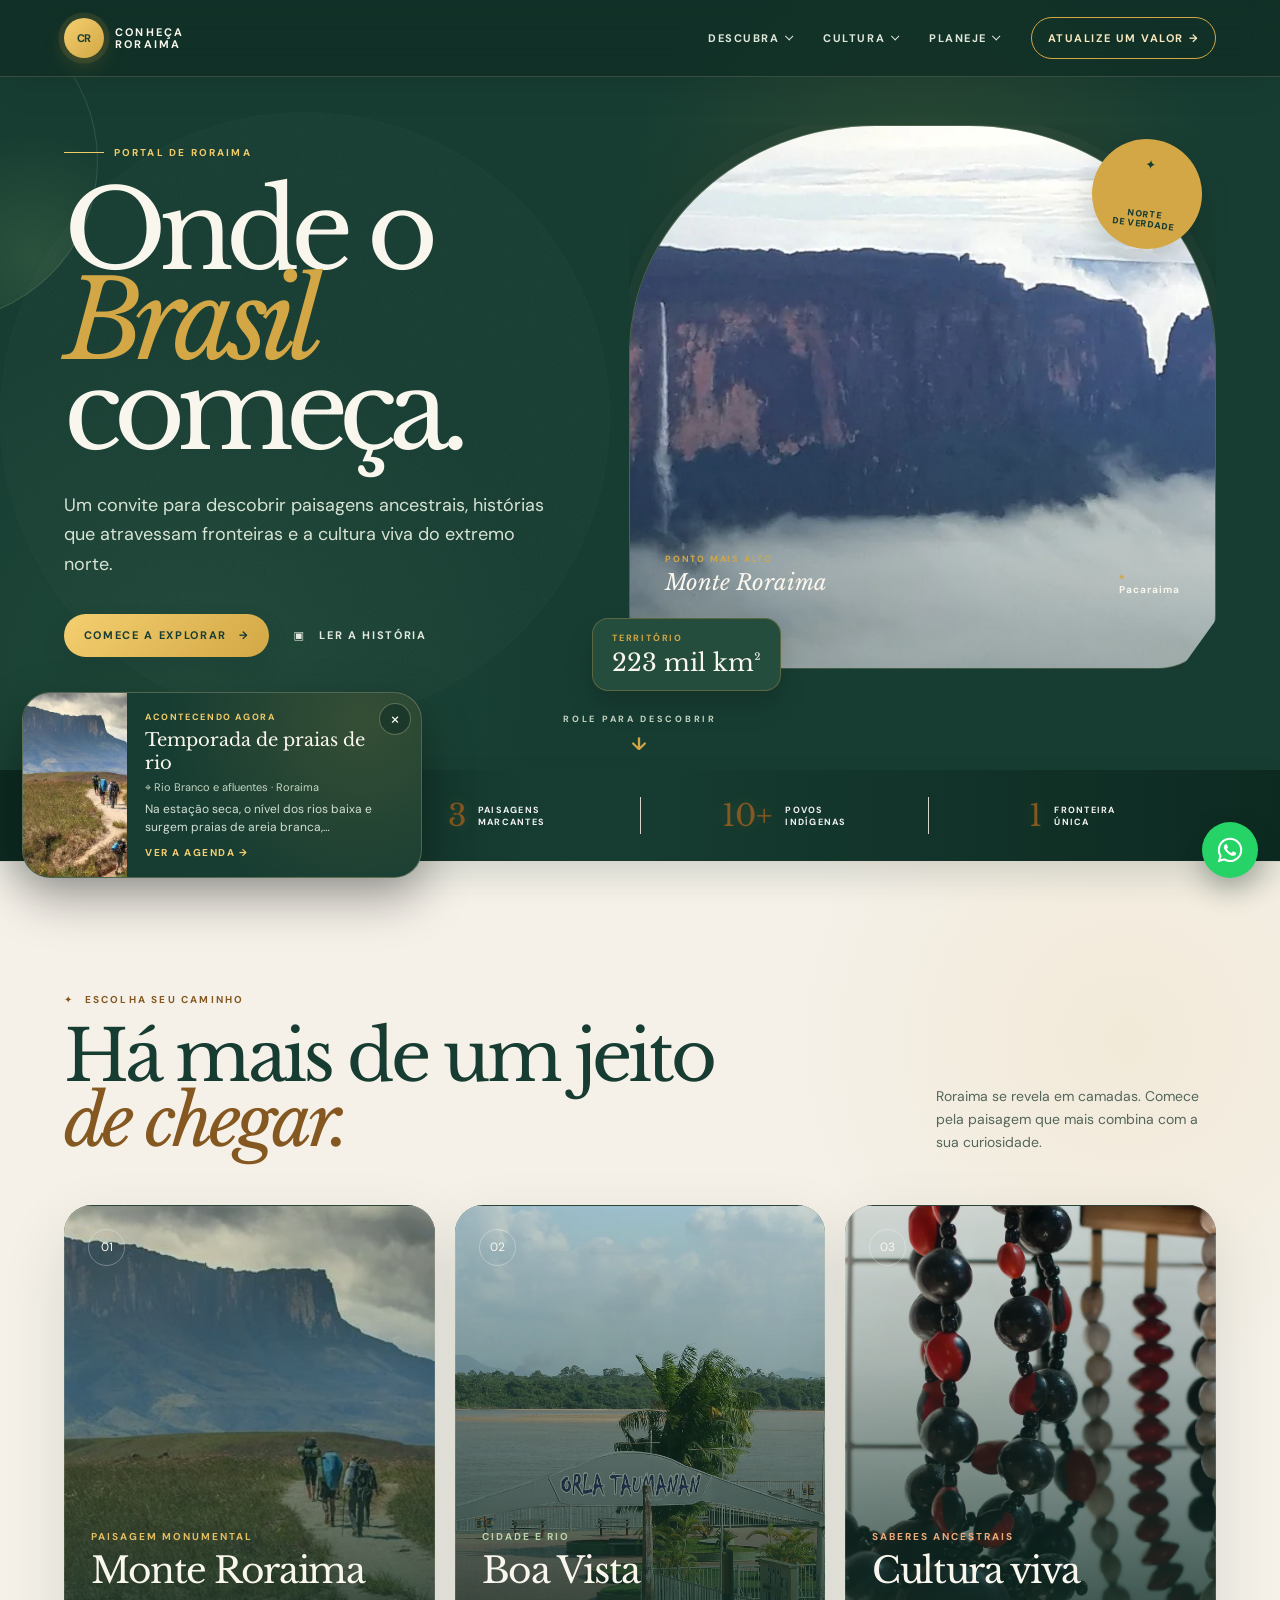
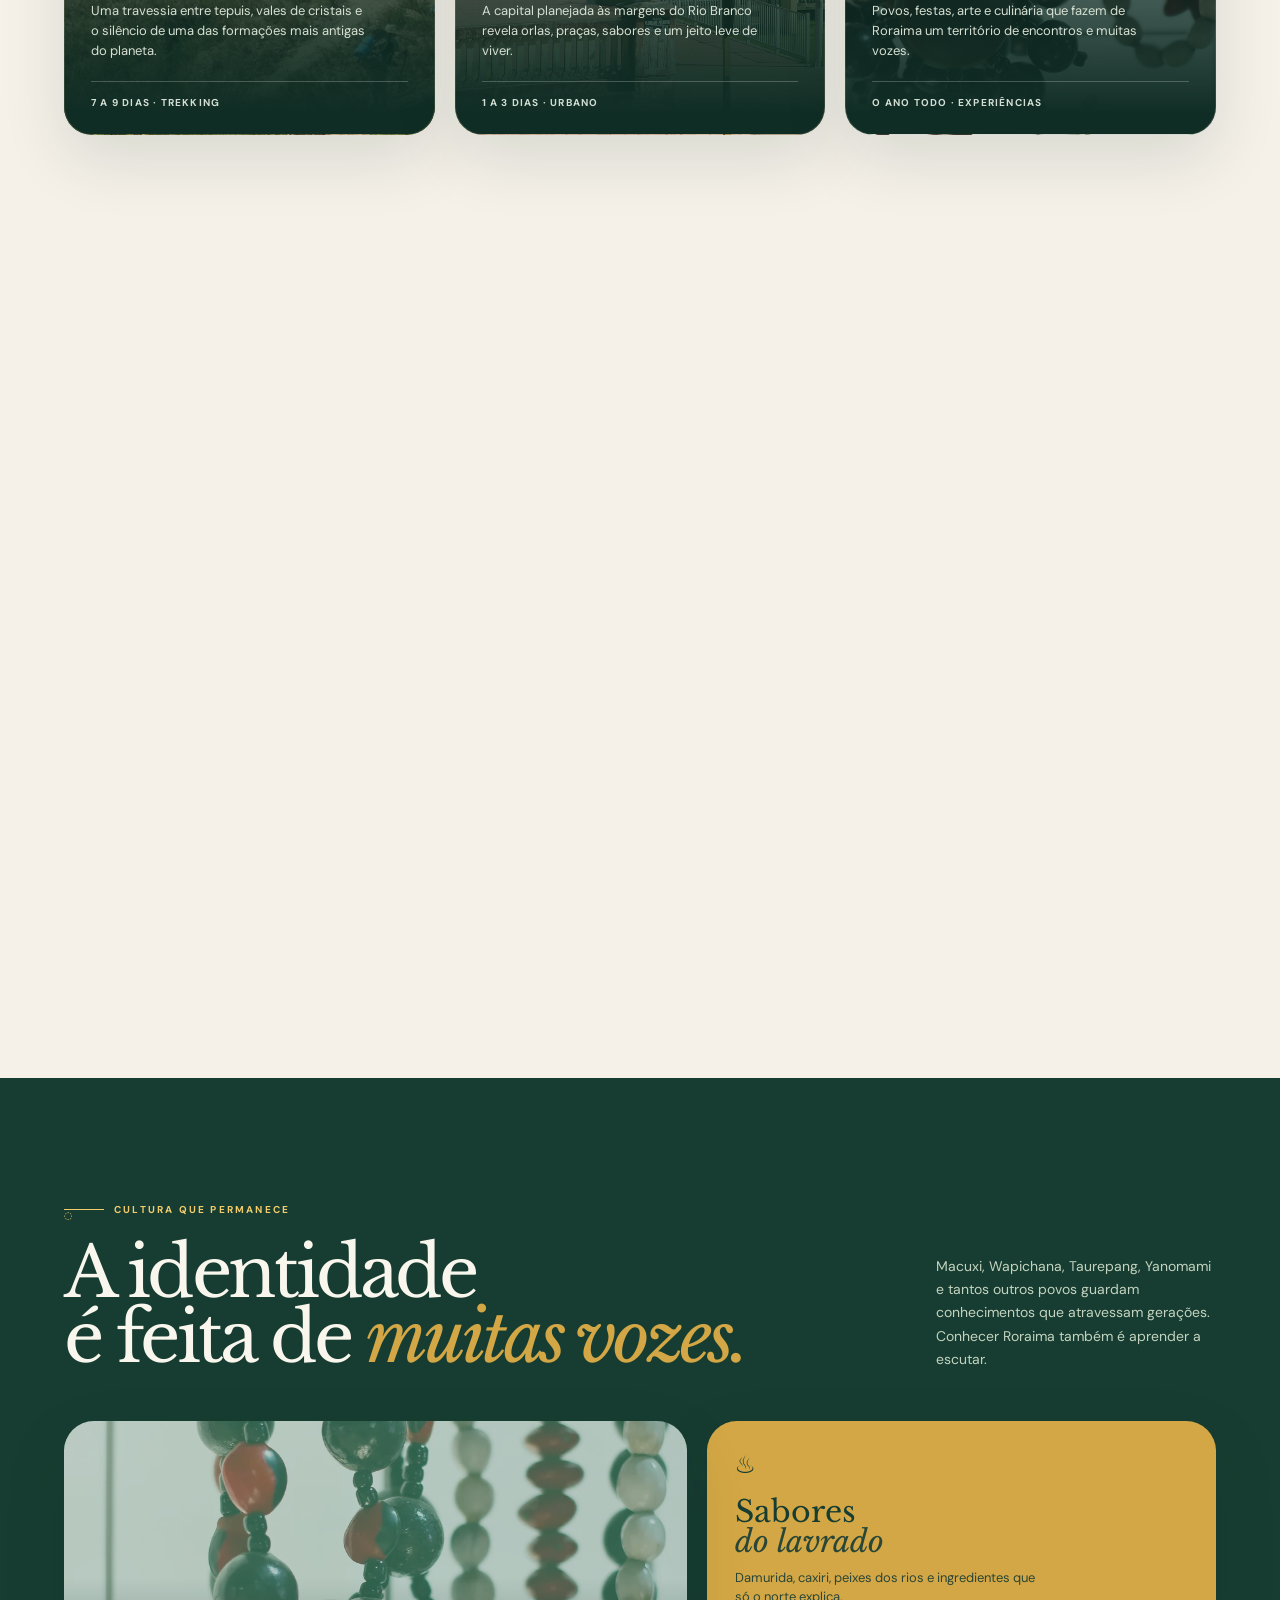
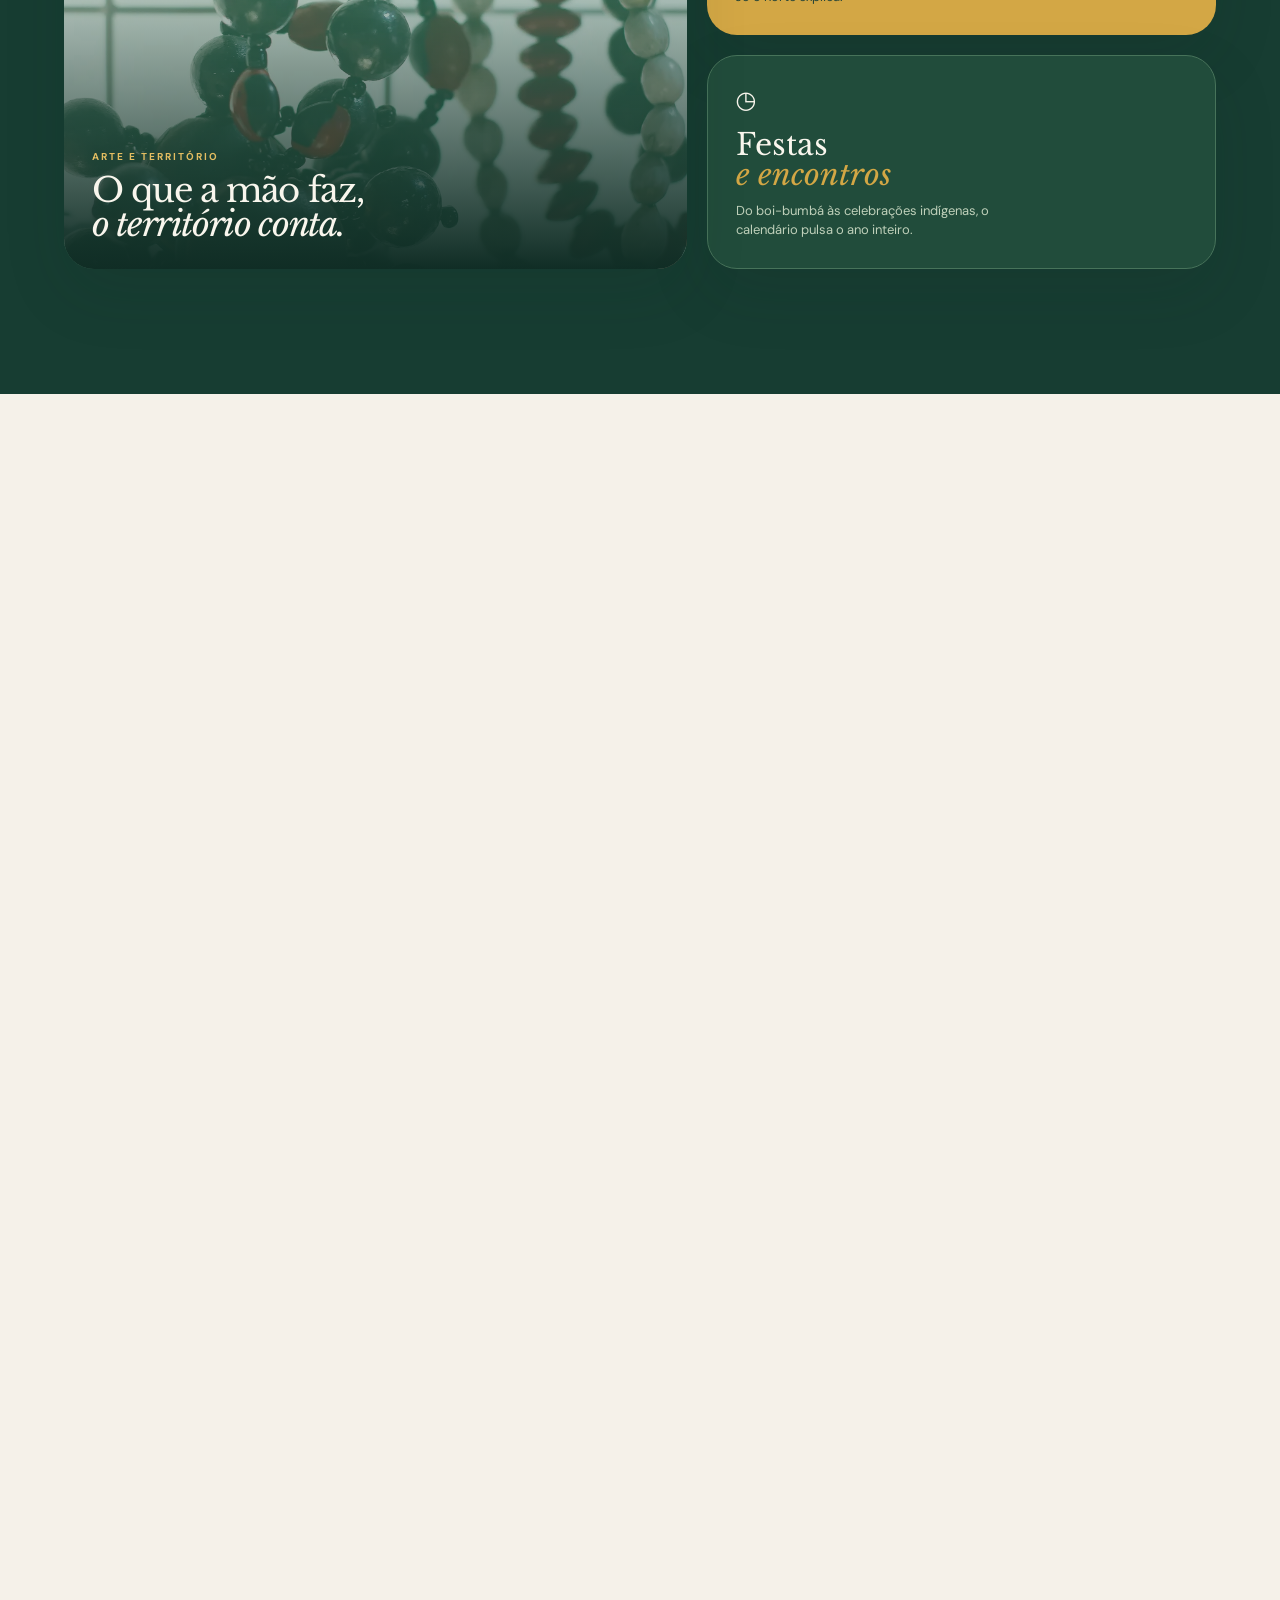
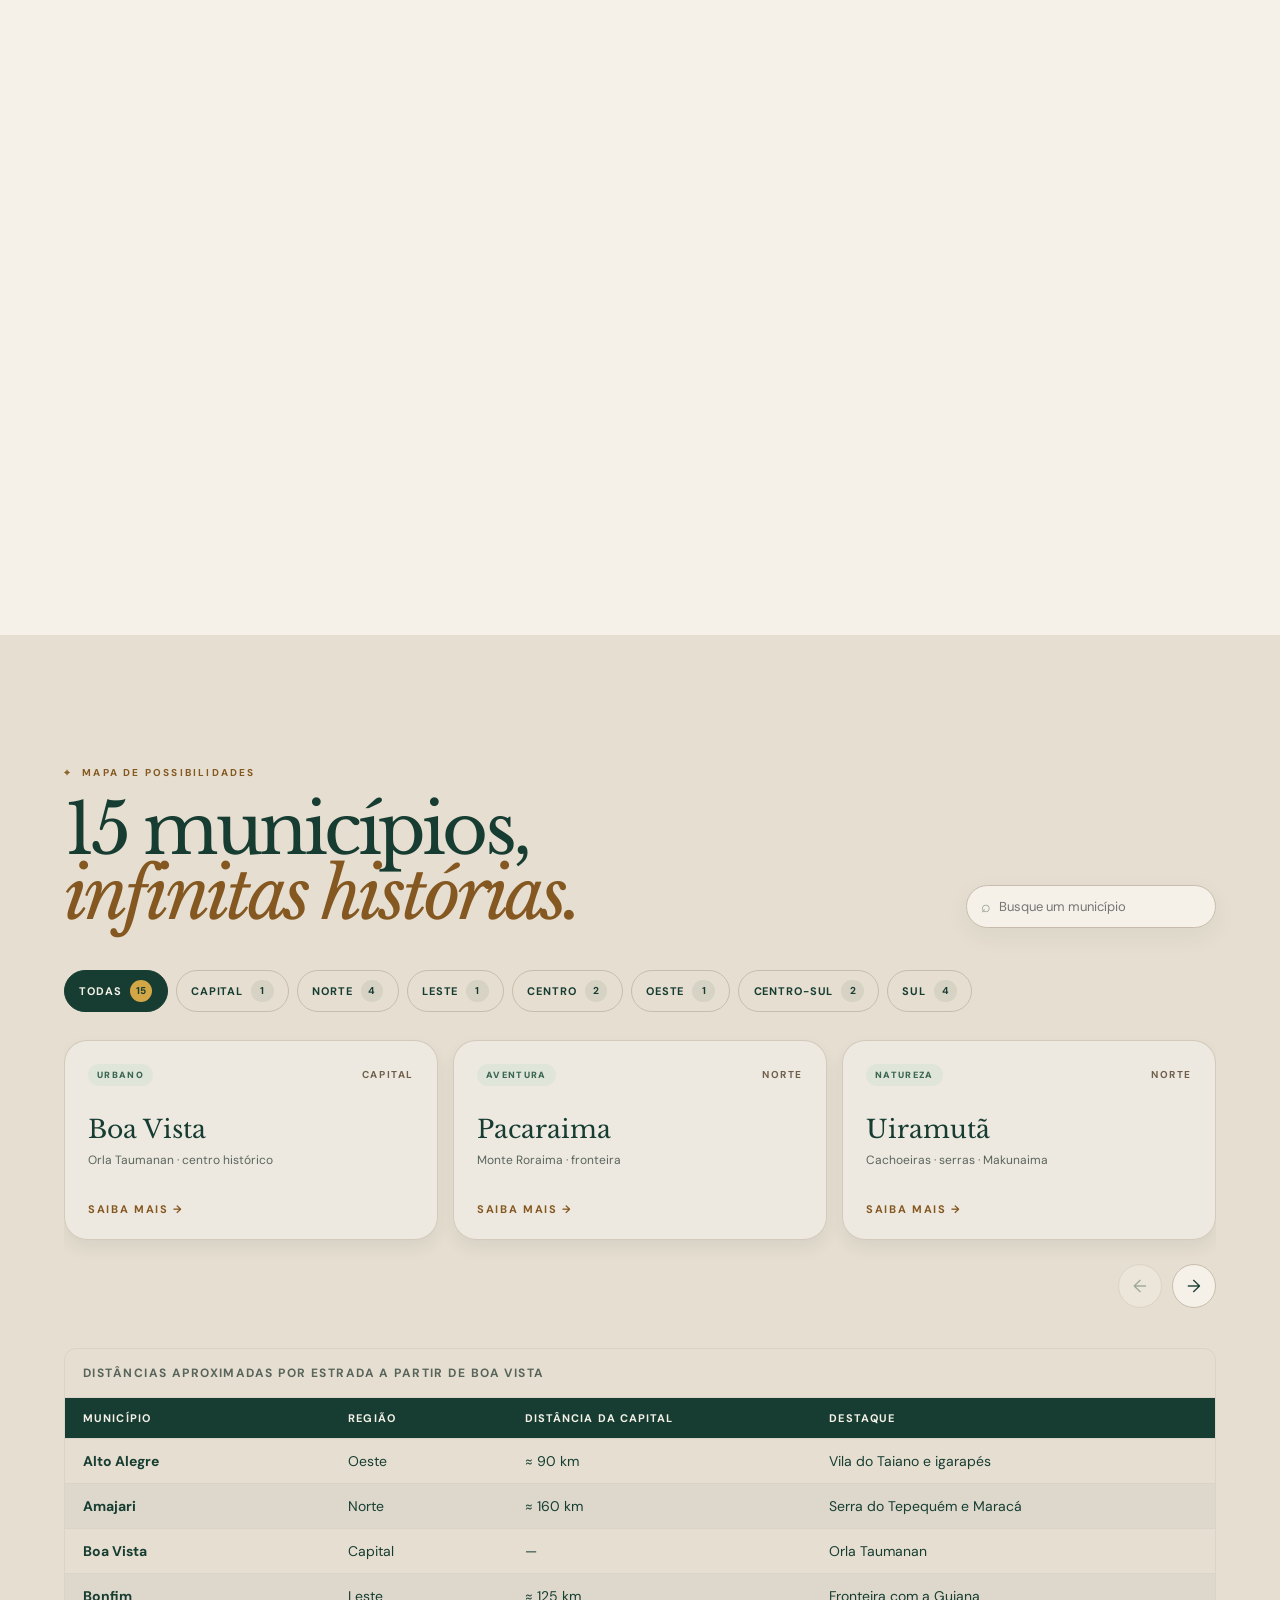
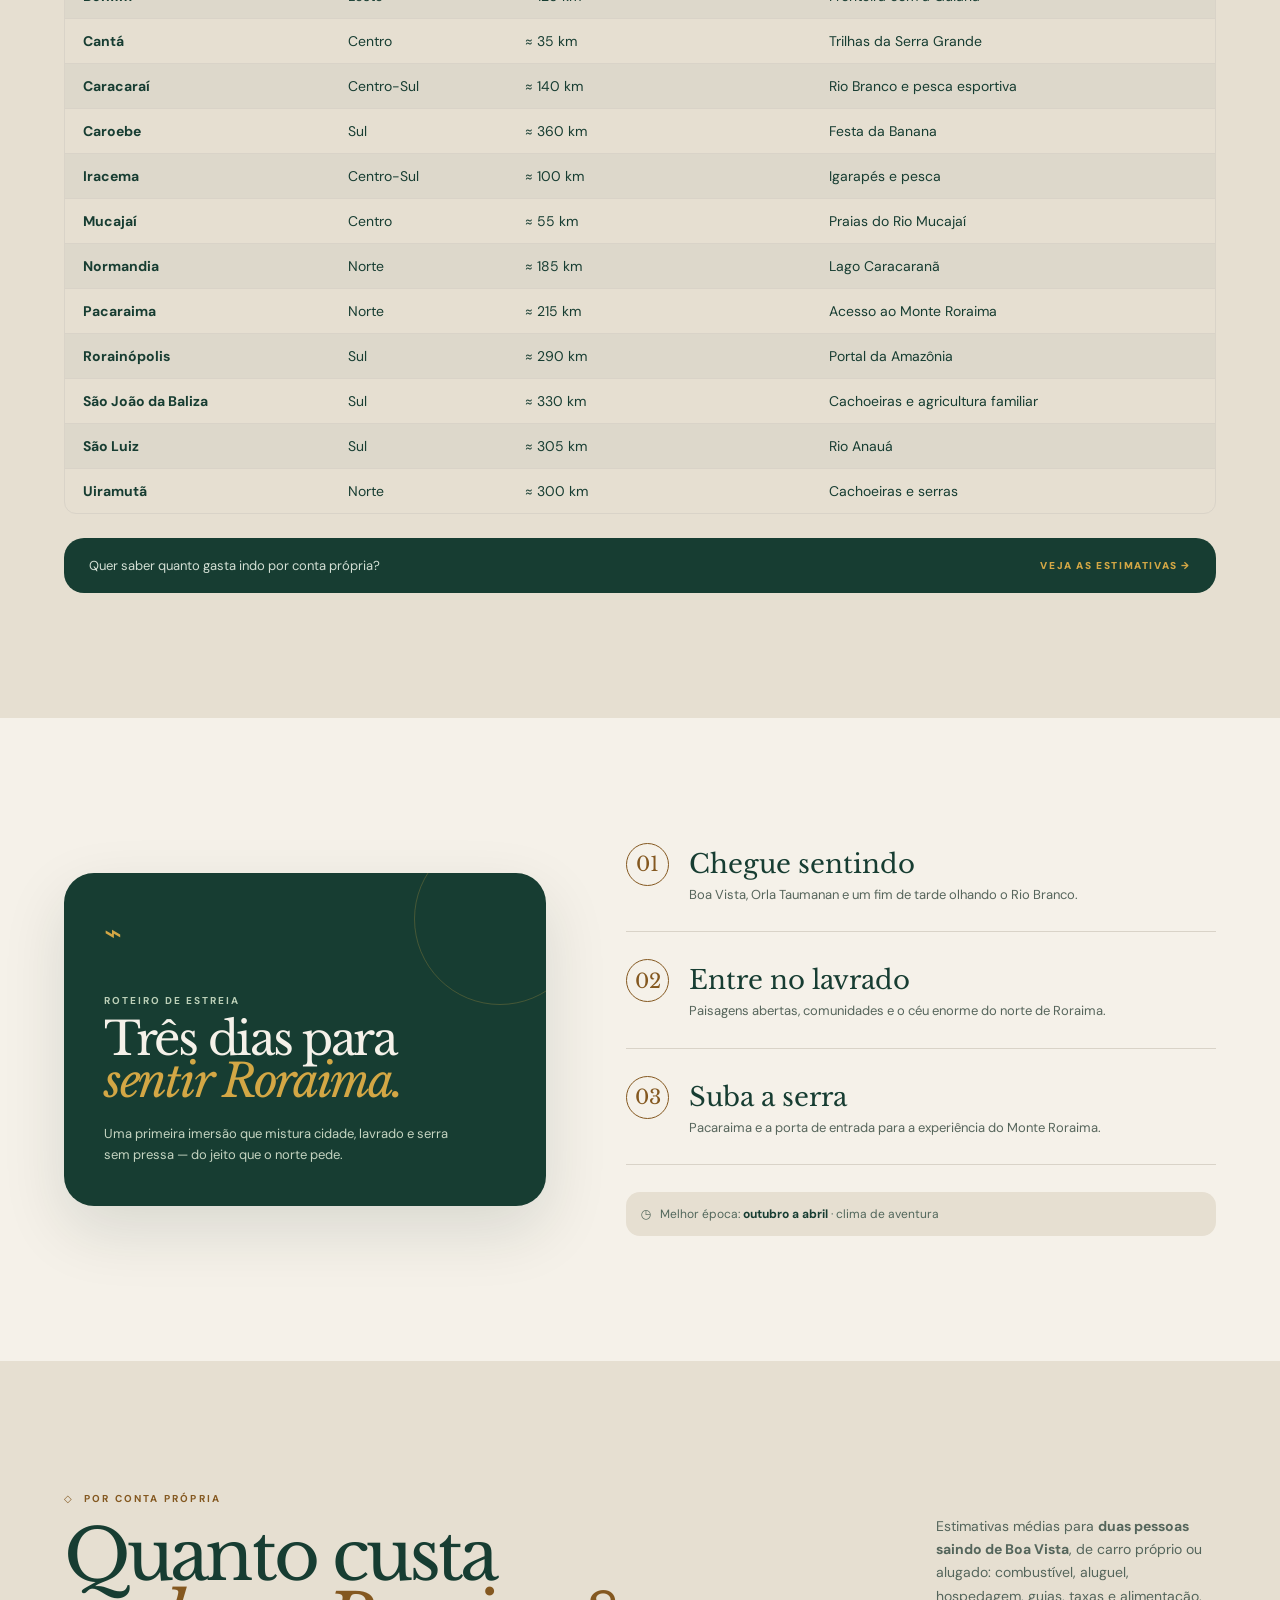
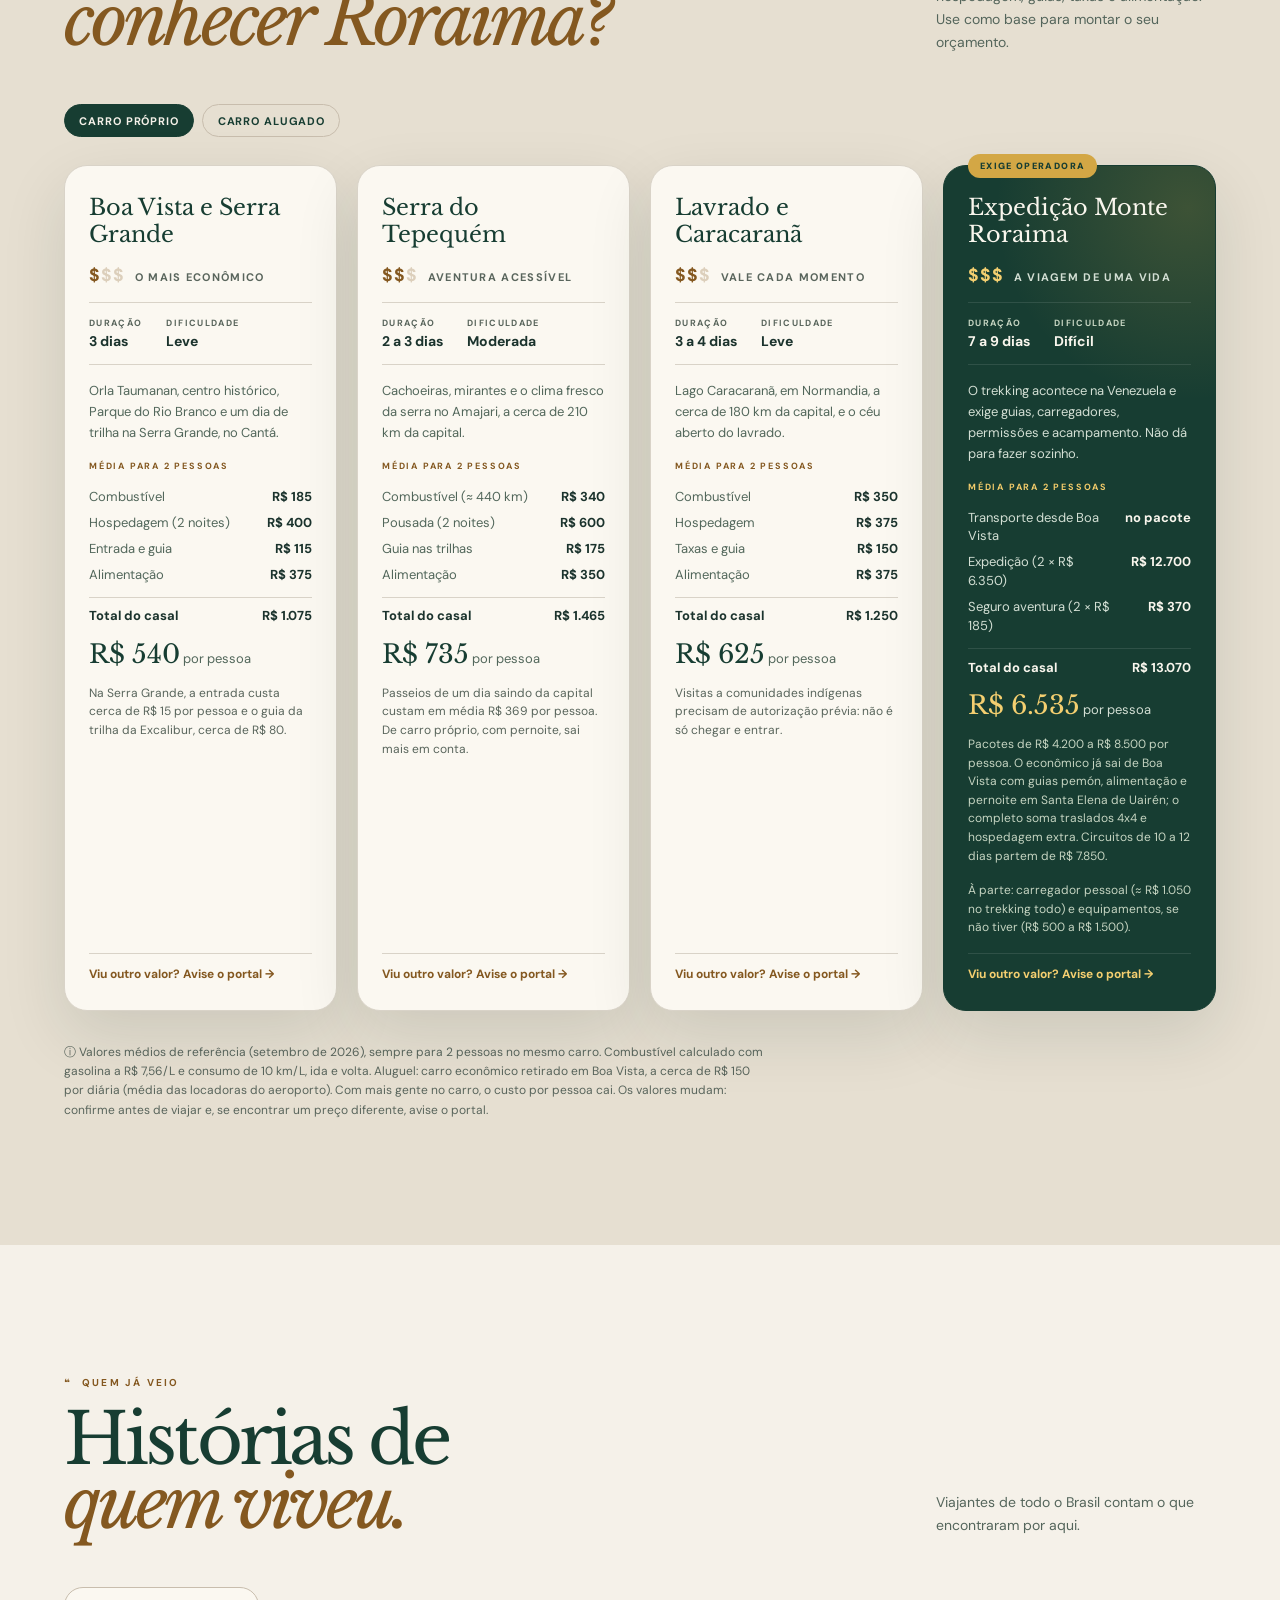
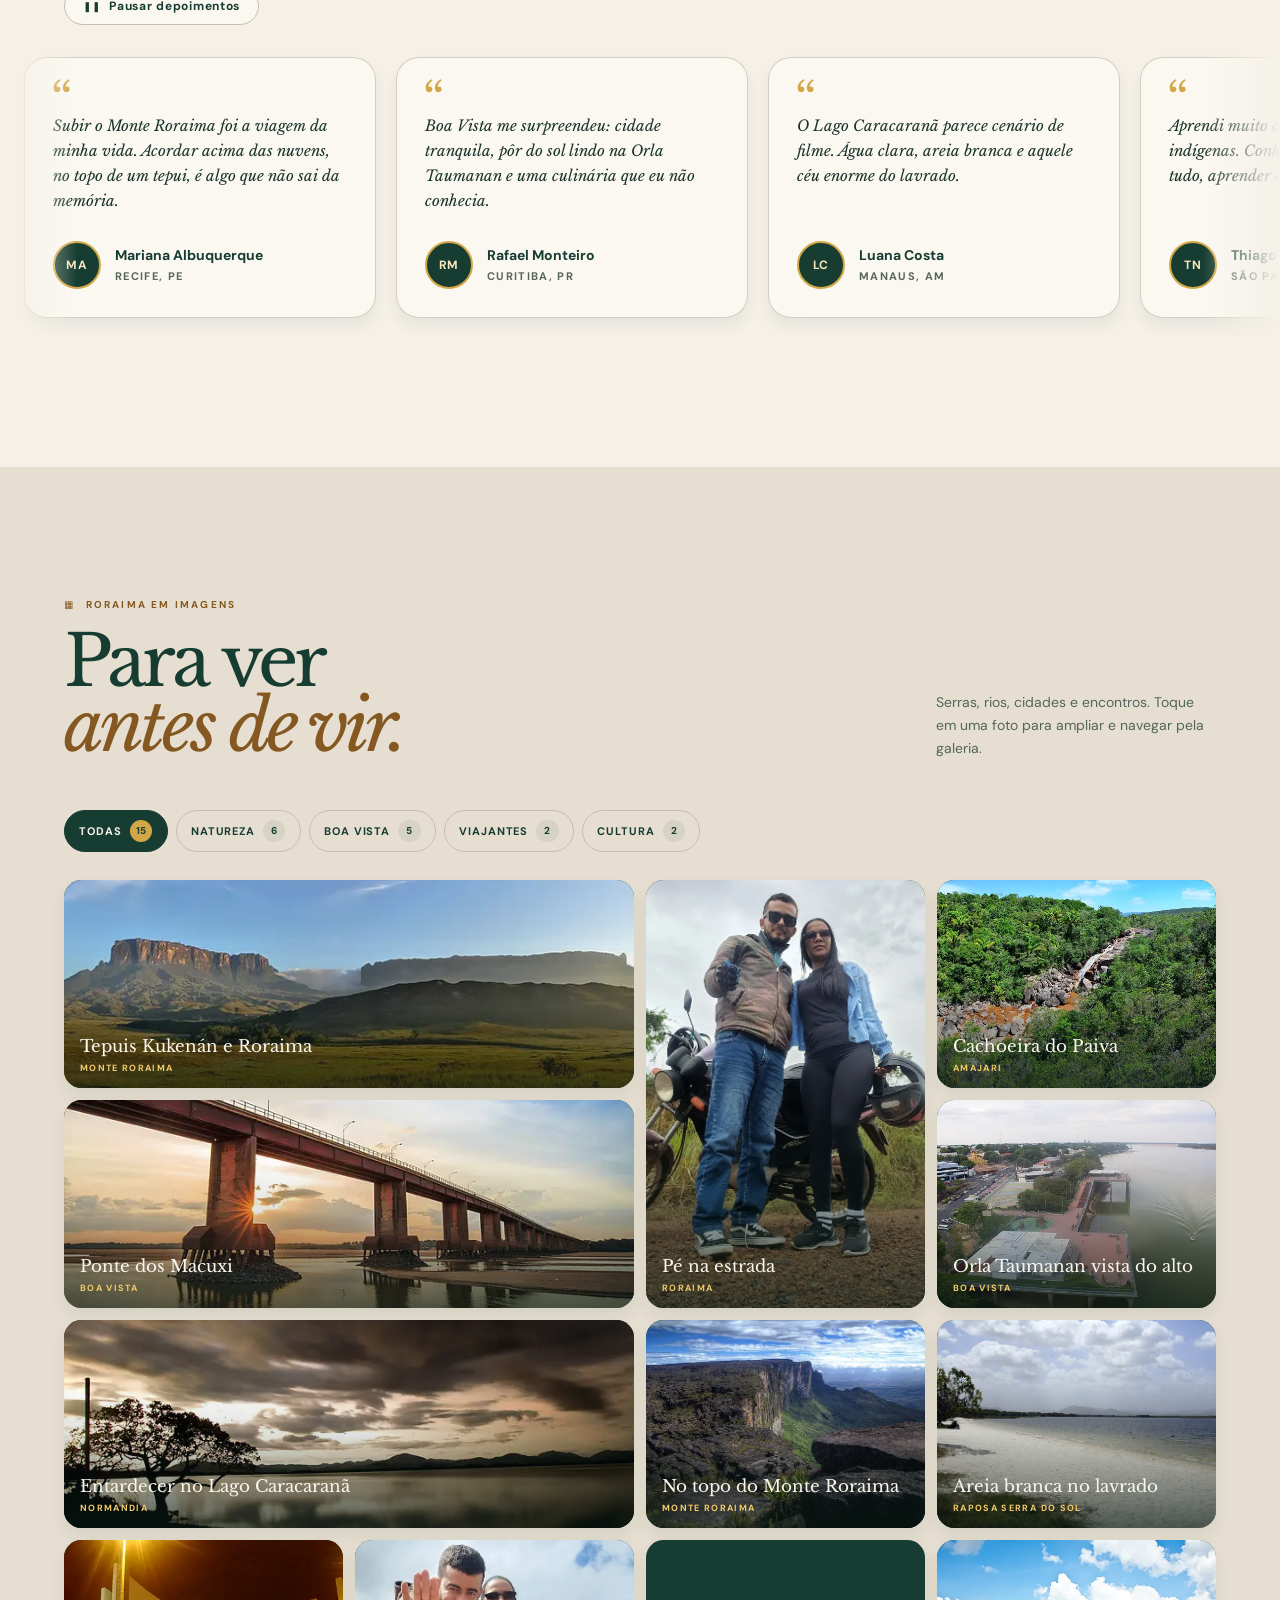
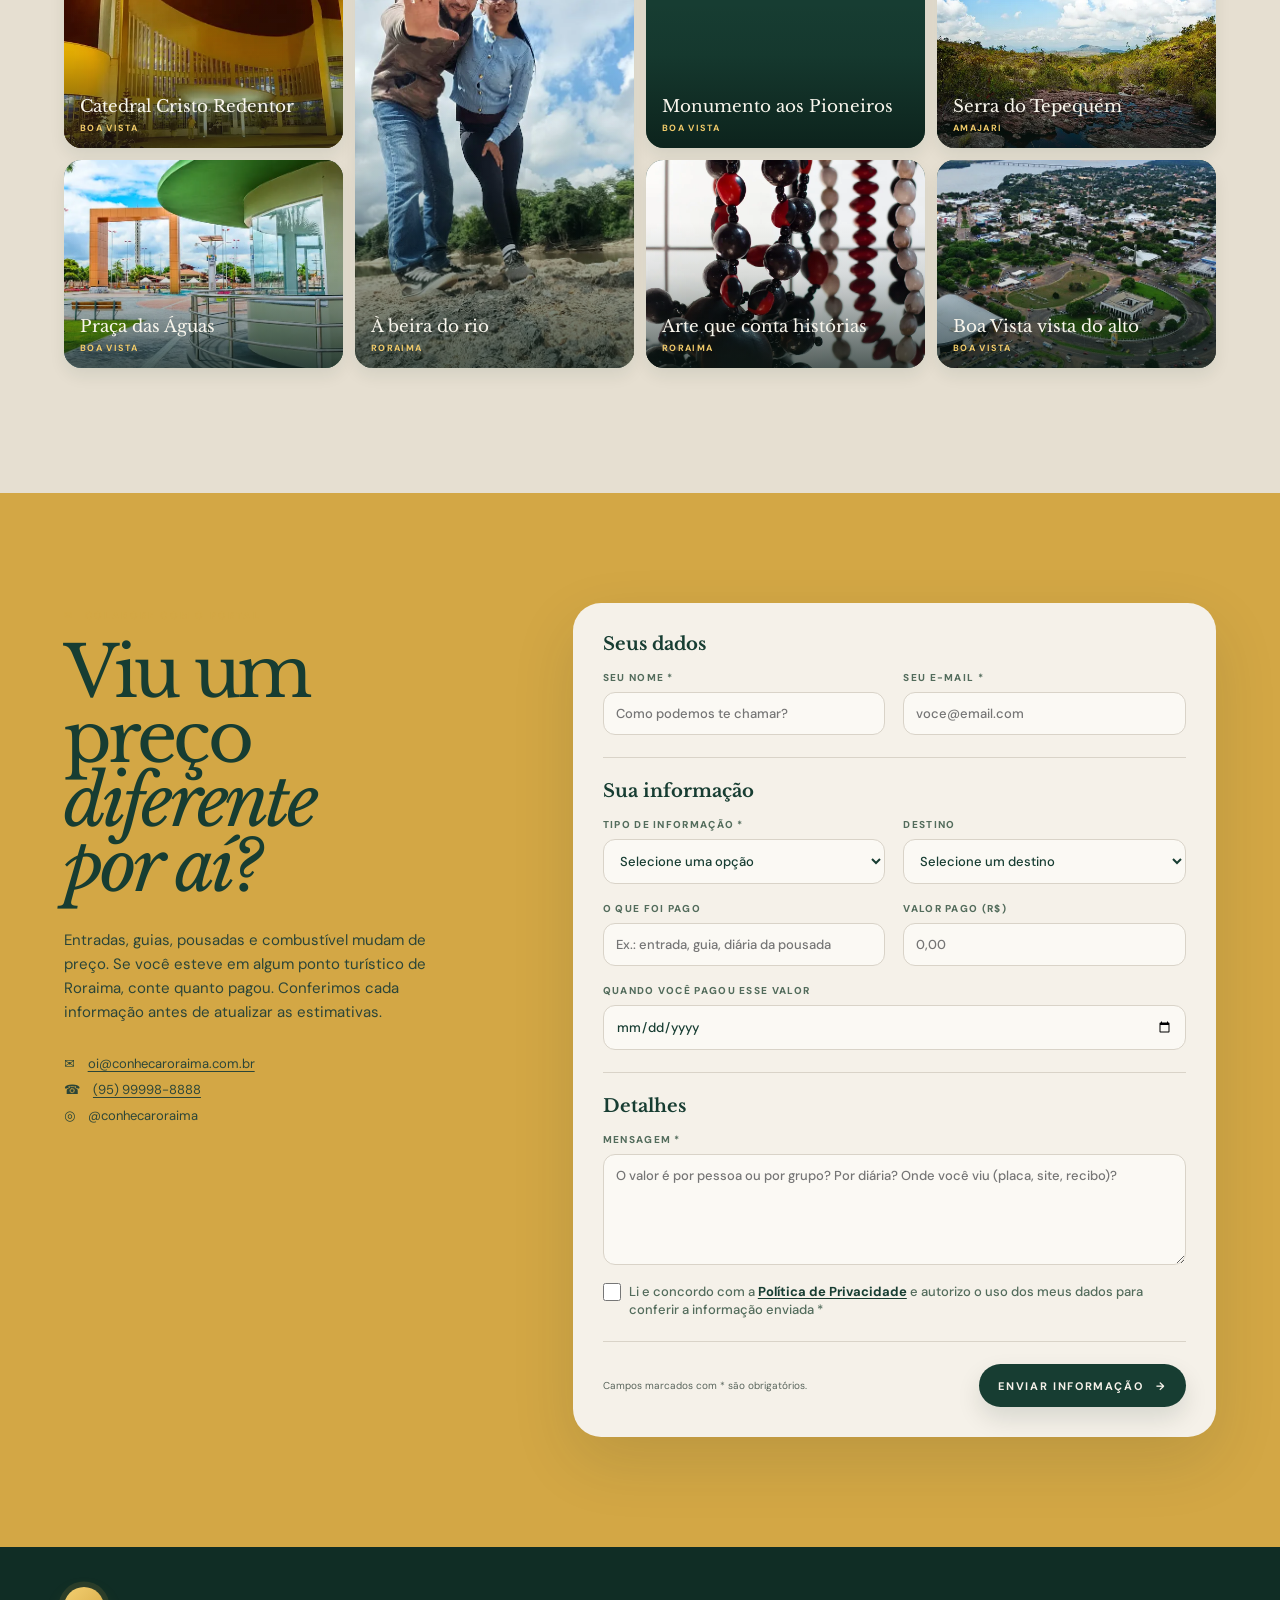
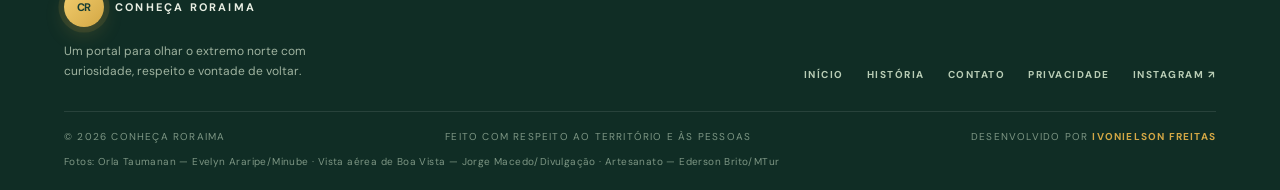
<file: index.html>
<!doctype html>
<html lang="pt-BR">

<head>
    <meta charset="UTF-8">
    <meta name="viewport" content="width=device-width, initial-scale=1.0">
    <meta name="theme-color" content="#173d32">
    <meta name="author" content="Ivonielson Freitas">
    <meta name="google-site-verification" content="-4TH7wlYZ-pU3OrTLeNFt9fAbdqJfKL4M6FalPjMVOk">
    <meta name="description" content="Conheça Roraima: turismo, cultura, história, municípios e quanto custa conhecer o extremo norte do Brasil por conta própria.">
    <title>Conheça Roraima — O norte que surpreende</title>
    <link rel="canonical" href="https://conheca-roraima.vercel.app/">
    
    <meta property="og:type" content="website">
    <meta property="og:locale" content="pt_BR">
    <meta property="og:site_name" content="Conheça Roraima">
    <meta property="og:title" content="Conheça Roraima — O norte que surpreende">
    <meta property="og:description" content="Turismo, cultura, história, municípios e quanto custa conhecer o extremo norte do Brasil por conta própria.">
    <meta property="og:url" content="https://conheca-roraima.vercel.app/">
    <meta property="og:image" content="https://conheca-roraima.vercel.app/assets/img/og-conheca-roraima.jpg">
    <meta property="og:image:type" content="image/jpeg">
    <meta property="og:image:width" content="1200">
    <meta property="og:image:height" content="630">
    <meta property="og:image:alt" content="Vista aérea do Monte Roraima entre nuvens">
    <meta name="twitter:card" content="summary_large_image">


    <link rel="icon" href="assets/img/favicon.svg" type="image/svg+xml">
    <link rel="apple-touch-icon" href="assets/img/apple-touch-icon.png">
    <!-- fontes do Google Fonts: DM Sans (textos) e Libre Baskerville (títulos) -->
    <link rel="preconnect" href="https://fonts.googleapis.com">
    <link rel="preconnect" href="https://fonts.gstatic.com" crossorigin>
    <link rel="stylesheet" href="https://fonts.googleapis.com/css2?family=DM+Sans:wght@400..900&amp;family=Libre+Baskerville:ital,wght@0,400;0,700;1,400&amp;display=swap">
    <link rel="stylesheet" href="assets/css/styles.css">
</head>

<body>
    <a class="skip-link" href="#conteudo">Pular para o conteúdo</a>
    <header class="site-header">
        <div class="container header-inner">
            <a class="brand" href="#top"><span class="brand-mark" aria-hidden="true">CR</span> <span>CONHEÇA<br>RORAIMA</span></a>
            <button class="menu-toggle" type="button" aria-expanded="false" aria-controls="main-nav" aria-label="Menu"><span></span><span></span><span></span></button>
            <nav class="main-nav" id="main-nav" aria-label="Navegação principal">
                <ul>
                    <li class="nav-group">
                        <button class="nav-group-toggle" type="button" aria-expanded="false" aria-controls="submenu-descubra">Descubra <span class="nav-caret" aria-hidden="true"></span></button>
                        <ul class="submenu" id="submenu-descubra">
                            <li><a href="#experiencias">Experiências<small>Três jeitos de chegar</small></a></li>
                            <li><a href="#territorio">Território<small>Serras, rios e fronteiras</small></a></li>
                            <li><a href="#municipios">Municípios<small>Os 15 municípios do estado</small></a></li>
                        </ul>
                    </li>
                    <li class="nav-group">
                        <button class="nav-group-toggle" type="button" aria-expanded="false" aria-controls="submenu-cultura">Cultura <span class="nav-caret" aria-hidden="true"></span></button>
                        <ul class="submenu" id="submenu-cultura">
                            <li><a href="#cultura">Cultura viva<small>Povos, arte e saberes</small></a></li>
                            <li><a href="#agenda">Agenda cultural<small>Próximos eventos e festas</small></a></li>
                            <li><a href="#historia">História<small>Como Roraima se formou</small></a></li>
                        </ul>
                    </li>
                    <li class="nav-group">
                        <button class="nav-group-toggle" type="button" aria-expanded="false" aria-controls="submenu-planeje">Planeje <span class="nav-caret" aria-hidden="true"></span></button>
                        <ul class="submenu" id="submenu-planeje">
                            <li><a href="#roteiro">Roteiro de 3 dias<small>Uma primeira imersão</small></a></li>
                            <li><a href="#orcamento">Quanto custa<small>Gastos indo por conta própria</small></a></li>
                            <li><a href="#depoimentos">Depoimentos<small>Quem já veio conta</small></a></li>
                            <li><a href="#galeria">Galeria<small>Roraima em imagens</small></a></li>
                        </ul>
                    </li>
                    <li><a class="nav-cta" href="#contato">Atualize um valor <span aria-hidden="true">→</span></a></li>
                </ul>
            </nav>
        </div>
    </header>

    <main id="conteudo" tabindex="-1">
        <section class="hero hero-noise" aria-labelledby="hero-title">
            <div class="container hero-grid">
                <header class="hero-copy reveal">
                    <p class="kicker kicker-gold"><span aria-hidden="true"></span> Portal de Roraima</p>
                    <h1 id="hero-title"><span class="sr-only">Roraima: </span>Onde o<br><em>Brasil</em><br>começa.</h1>
                    <p>Um convite para descobrir paisagens ancestrais, histórias que atravessam fronteiras e a cultura viva do extremo norte.</p>
                    <div class="hero-actions"><a class="button button-gold" href="#experiencias">Comece a explorar <span aria-hidden="true">→</span></a><a class="text-link" href="#historia"><span aria-hidden="true">▣</span> &nbsp; Ler a história</a></div>
                </header>
                <div class="hero-visual reveal delay-1">
                    <span class="hero-stamp" aria-hidden="true">✦
                        <br><small>NORTE<br>DE VERDADE</small></span>
                    <figure class="hero-image"><img src="assets/img/monte-roraima-aereo.webp" alt="Vista aérea do Monte Roraima entre nuvens" width="1200" height="675" fetchpriority="high">
                        <figcaption>
                            <p><span>PONTO MAIS ALTO</span><strong>Monte Roraima</strong></p><small><span aria-hidden="true">⌖</span> Pacaraima</small></figcaption>
                    </figure>
                    <p class="territory-badge"><span>TERRITÓRIO</span><strong>223 mil km²</strong></p>
                </div>
            </div>
            <a class="scroll-cue" href="#experiencias">ROLE PARA DESCOBRIR<br><span aria-hidden="true">↓</span></a>
        </section>

        <section class="stats" aria-labelledby="stats-title">
            <h2 class="sr-only" id="stats-title">Roraima em números</h2>
            <ul class="container stats-grid">
                <li><strong>15</strong><span>municípios</span></li>
                <li><strong>3</strong><span>paisagens<br>marcantes</span></li>
                <li><strong>10+</strong><span>povos<br>indígenas</span></li>
                <li><strong>1</strong><span>fronteira<br>única</span></li>
            </ul>
        </section>

        <section class="section" id="experiencias" aria-labelledby="experiencias-title">
            <div class="container">
                <header class="section-heading">
                    <hgroup>
                        <p class="kicker"><span aria-hidden="true">✦</span> Escolha seu caminho</p>
                        <h2 id="experiencias-title">Há mais de um jeito<br><em>de chegar.</em></h2></hgroup>
                    <p>Roraima se revela em camadas. Comece pela paisagem que mais combina com a sua curiosidade.</p>
                </header>
                <div class="experience-grid">
                    <article class="experience-card"><img src="assets/img/trilha-monte-roraima.webp" alt="Trilha em direção ao Monte Roraima" width="669" height="446" loading="lazy" decoding="async">
                        <span class="card-number">01</span>
                        <div class="card-content"><span class="eyebrow gold">PAISAGEM MONUMENTAL</span>
                            <h3>Monte Roraima</h3>
                            <p>Uma travessia entre tepuis, vales de cristais e o silêncio de uma das formações mais antigas do planeta.</p>
                            <p class="card-meta">7 a 9 dias · trekking</p>
                        </div>
                    </article>
                    <article class="experience-card"><img src="assets/img/orla-taumanan-boa-vista.webp" alt="Orla Taumanan, às margens do Rio Branco, em Boa Vista" width="1000" height="1000" loading="lazy" decoding="async">
                        <span class="card-number">02</span>
                        <div class="card-content"><span class="eyebrow green">CIDADE E RIO</span>
                            <h3>Boa Vista</h3>
                            <p>A capital planejada às margens do Rio Branco revela orlas, praças, sabores e um jeito leve de viver.</p>
                            <p class="card-meta">1 a 3 dias · urbano</p>
                        </div>
                    </article>
                    <article class="experience-card"><img src="assets/img/artesanato-roraima.webp" alt="Colares de sementes e contas do artesanato regional de Roraima" width="1000" height="1245" loading="lazy" decoding="async">
                        <span class="card-number">03</span>
                        <div class="card-content"><span class="eyebrow terracotta">SABERES ANCESTRAIS</span>
                            <h3>Cultura viva</h3>
                            <p>Povos, festas, arte e culinária que fazem de Roraima um território de encontros e muitas vozes.</p>
                            <p class="card-meta">o ano todo · experiências</p>
                        </div>
                    </article>
                </div>
            </div>
        </section>

        <section class="section territory" id="territorio" aria-labelledby="territorio-title">
            <div class="container territory-grid">
                <figure class="territory-photo"><img src="assets/img/boa-vista-centro-civico.webp" alt="Vista aérea do centro de Boa Vista, com a Praça do Centro Cívico e o Rio Branco ao fundo" width="612" height="612" loading="lazy" decoding="async">
                    <span class="round-note" aria-hidden="true">céu<br>aberto<br>todo dia</span><figcaption class="photo-label"><span aria-hidden="true">⌖</span> BOA VISTA<strong>Cidade-jardim do norte</strong></figcaption></figure>
                <div class="territory-content">
                    <p class="kicker"><span aria-hidden="true">≈</span> Um território raro</p>
                    <h2 id="territorio-title">O norte que<br><em>surpreende.</em></h2>
                    <p class="lead">Aqui, a Amazônia encontra o lavrado, a serra encontra o céu e três fronteiras se encontram no mesmo horizonte. Roraima é pequeno no mapa, mas gigante nas possibilidades.</p>
                    <ul class="feature-grid">
                        <li><b aria-hidden="true">⌃</b><strong>Serras e tepuis</strong>
                            <p>Formações de milhões de anos moldam trilhas e mirantes únicos.</p>
                        </li>
                        <li><b aria-hidden="true">≈</b><strong>Rios de memória</strong>
                            <p>O Rio Branco costura cidades, comunidades e modos de vida.</p>
                        </li>
                        <li><b aria-hidden="true">⌖</b><strong>Fronteiras vivas</strong>
                            <p>Brasil, Venezuela e Guiana em um território de encontros.</p>
                        </li>
                        <li><b aria-hidden="true">◌</b><strong>Povos e saberes</strong>
                            <p>Culturas indígenas mantêm o território em movimento.</p>
                        </li>
                    </ul>
                </div>
            </div>
        </section>

        <section class="section culture" id="cultura" aria-labelledby="cultura-title">
            <div class="container">
                <header class="culture-heading">
                    <hgroup>
                        <p class="kicker kicker-gold"><span aria-hidden="true">◌</span> Cultura que permanece</p>
                        <h2 id="cultura-title">A identidade<br>é feita de <em>muitas vozes.</em></h2></hgroup>
                    <p>Macuxi, Wapichana, Taurepang, Yanomami e tantos outros povos guardam conhecimentos que atravessam gerações. Conhecer Roraima também é aprender a escutar.</p>
                </header>
                <div class="culture-grid">
                    <article class="culture-photo"><img src="assets/img/artesanato-roraima.webp" alt="Colares de sementes e contas do artesanato regional de Roraima" width="1000" height="1245" loading="lazy" decoding="async">
                        <hgroup>
                            <p><span class="eyebrow gold">ARTE E TERRITÓRIO</span></p>
                            <h3>O que a mão faz,<br><em>o território conta.</em></h3>
                        </hgroup>
                    </article>
                    <article class="culture-box ochre"><b aria-hidden="true">♨</b>
                        <div class="culture-box-text">
                            <h3>Sabores<br><em>do lavrado</em></h3>
                            <p>Damurida, caxiri, peixes dos rios e ingredientes que só o norte explica.</p>
                        </div>
                    </article>
                    <article class="culture-box dark"><b aria-hidden="true">◷</b>
                        <div class="culture-box-text">
                            <h3>Festas<br><em>e encontros</em></h3>
                            <p>Do boi-bumbá às celebrações indígenas, o calendário pulsa o ano inteiro.</p>
                        </div>
                    </article>
                </div>
            </div>
        </section>

        <section class="section agenda" id="agenda" aria-labelledby="agenda-title">
            <div class="container">
                <header class="section-heading">
                    <hgroup>
                        <p class="kicker"><span aria-hidden="true">◷</span> Agenda cultural</p>
                        <h2 id="agenda-title">O que vem<br><em>por aí.</em></h2></hgroup>
                    <p>Festas, celebrações e temporadas que movimentam Roraima. A lista se atualiza sozinha conforme a data de hoje.</p>
                </header>
                <ol class="agenda-grid" id="agenda-list">
                    <li class="agenda-card" data-inicio="04-19" data-fim="04-19" data-imagem="assets/img/artesanato-roraima.webp" data-imagem-alt="Colares de sementes e contas do artesanato regional de Roraima">
                        <time class="agenda-date" datetime="04-19"><strong>19</strong><span>abr</span></time>
                        <div class="agenda-body">
                            <p class="agenda-meta"><span class="agenda-tag">CULTURA</span><span>Todo o estado</span></p>
                            <h3>Dia dos Povos Indígenas</h3>
                            <p class="agenda-description">Feiras de artesanato, rodas de conversa e apresentações celebram os povos originários que fazem de Roraima um território de muitas vozes.</p>
                            <p class="agenda-period">19 de abril</p>
                        </div>
                        <p class="agenda-countdown"></p>
                    </li>
                    <li class="agenda-card" data-inicio="06-01" data-fim="06-30" data-imagem="assets/img/orla-taumanan-boa-vista.webp" data-imagem-alt="Orla Taumanan, às margens do Rio Branco, em Boa Vista">
                        <time class="agenda-date" datetime="06-01"><strong>01</strong><span>jun</span></time>
                        <div class="agenda-body">
                            <p class="agenda-meta"><span class="agenda-tag">FESTA</span><span>Boa Vista</span></p>
                            <h3>Boa Vista Junina</h3>
                            <p class="agenda-description">O grande arraial da capital reúne quadrilhas, comidas típicas e shows em noites de festa ao longo de junho.</p>
                            <p class="agenda-period">De 1 de junho a 30 de junho (data aproximada)</p>
                        </div>
                        <p class="agenda-countdown"></p>
                    </li>
                    <li class="agenda-card" data-inicio="07-09" data-fim="07-09" data-imagem="assets/img/orla-taumanan-boa-vista.webp" data-imagem-alt="Orla Taumanan, às margens do Rio Branco, em Boa Vista">
                        <time class="agenda-date" datetime="07-09"><strong>09</strong><span>jul</span></time>
                        <div class="agenda-body">
                            <p class="agenda-meta"><span class="agenda-tag">CELEBRAÇÃO</span><span>Boa Vista</span></p>
                            <h3>Aniversário de Boa Vista</h3>
                            <p class="agenda-description">A capital comemora sua fundação com programação cultural, feiras e shows abertos ao público.</p>
                            <p class="agenda-period">9 de julho</p>
                        </div>
                        <p class="agenda-countdown"></p>
                    </li>
                    <li class="agenda-card" data-inicio="10-05" data-fim="10-05" data-imagem="assets/img/monte-roraima-aereo.webp" data-imagem-alt="Vista aérea do Monte Roraima entre nuvens">
                        <time class="agenda-date" datetime="10-05"><strong>05</strong><span>out</span></time>
                        <div class="agenda-body">
                            <p class="agenda-meta"><span class="agenda-tag">CELEBRAÇÃO</span><span>Todo o estado</span></p>
                            <h3>Aniversário do Estado de Roraima</h3>
                            <p class="agenda-description">Data em que Roraima se tornou estado, com a Constituição de 1988. Eventos cívicos e culturais tomam as cidades.</p>
                            <p class="agenda-period">5 de outubro</p>
                        </div>
                        <p class="agenda-countdown"></p>
                    </li>
                    <li class="agenda-card" data-inicio="12-01" data-fim="03-31" data-imagem="assets/img/trilha-monte-roraima.webp" data-imagem-alt="Paisagem natural de Roraima">
                        <time class="agenda-date" datetime="12-01"><strong>01</strong><span>dez</span></time>
                        <div class="agenda-body">
                            <p class="agenda-meta"><span class="agenda-tag">NATUREZA</span><span>Rio Branco e afluentes</span></p>
                            <h3>Temporada de praias de rio</h3>
                            <p class="agenda-description">Na estação seca, o nível dos rios baixa e surgem praias de areia branca, perfeitas para banho, pesca e fim de tarde.</p>
                            <p class="agenda-period">De 1 de dezembro a 31 de março (data aproximada)</p>
                        </div>
                        <p class="agenda-countdown"></p>
                    </li>
                    <li class="agenda-card" data-inicio="12-01" data-fim="12-25" data-imagem="assets/img/orla-taumanan-boa-vista.webp" data-imagem-alt="Orla Taumanan, às margens do Rio Branco, em Boa Vista">
                        <time class="agenda-date" datetime="12-01"><strong>01</strong><span>dez</span></time>
                        <div class="agenda-body">
                            <p class="agenda-meta"><span class="agenda-tag">FESTA</span><span>Boa Vista</span></p>
                            <h3>Natal iluminado</h3>
                            <p class="agenda-description">Praças e avenidas da capital ganham luzes e decoração natalina, com programação para toda a família.</p>
                            <p class="agenda-period">De 1 de dezembro a 25 de dezembro (data aproximada)</p>
                        </div>
                        <p class="agenda-countdown"></p>
                    </li>
                </ol>
                <button class="agenda-toggle" id="agenda-toggle" type="button" aria-expanded="false" aria-controls="agenda-list" hidden>Ver agenda completa <span aria-hidden="true">↓</span></button>
                <p class="agenda-note"><span aria-hidden="true">ⓘ</span> Eventos marcados como “data aproximada” mudam de ano para ano. Confirme a programação oficial antes de viajar.</p>
            </div>
        </section>

        <section class="section history" id="historia" aria-labelledby="historia-title">
            <div class="container history-grid">
                <header>
                    <p class="kicker"><span aria-hidden="true">▣</span> Linha do tempo</p>
                    <h2 id="historia-title">Antes de ser<br><em>fronteira,</em><br>já era casa.</h2>
                    <p class="lead">A história de Roraima é feita de ocupações, deslocamentos e resistências. Uma narrativa que continua sendo escrita.</p>
                </header>
                <ol class="timeline">
                    <li><span>Antes de 1500</span>
                        <h3>Territórios originários</h3>
                        <p>Povos indígenas ocupam e cuidam destas terras há milhares de anos.</p>
                    </li>
                    <li><span>1775</span>
                        <h3>Forte São Joaquim</h3>
                        <p>A presença portuguesa se instala na confluência dos rios Uraricoera e Tacutu.</p>
                    </li>
                    <li><span>1943</span>
                        <h3>Nasce o Território Federal</h3>
                        <p>Roraima passa a ter uma nova organização administrativa e política.</p>
                    </li>
                    <li><span>1988</span>
                        <h3>Estado de Roraima</h3>
                        <p>A Constituição transforma o antigo território em um dos mais jovens estados do Brasil.</p>
                    </li>
                </ol>
            </div>
        </section>

        <section class="section municipalities" id="municipios" aria-labelledby="municipios-title">
            <div class="container">
                <header class="municipality-heading">
                    <hgroup>
                        <p class="kicker"><span aria-hidden="true">⌖</span> Mapa de possibilidades</p>
                        <h2 id="municipios-title">15 municípios,<br><em>infinitas histórias.</em></h2></hgroup>
                    <search class="search" aria-label="Buscar municípios">
                        <span aria-hidden="true">⌕</span>
                        <label class="sr-only" for="municipality-search">Buscar município</label>
                        <input id="municipality-search" type="search" placeholder="Busque um município" maxlength="40">
                    </search>
                </header>
                <div class="filter-bar" id="region-filters" role="group" aria-label="Filtrar municípios por região">
                    <button class="filter-chip" type="button" data-region="Todas" aria-pressed="true">Todas <span class="filter-count">15<span class="sr-only"> municípios</span></span></button>
                    <button class="filter-chip" type="button" data-region="Capital" aria-pressed="false">Capital <span class="filter-count">1<span class="sr-only"> município</span></span></button>
                    <button class="filter-chip" type="button" data-region="Norte" aria-pressed="false">Norte <span class="filter-count">4<span class="sr-only"> municípios</span></span></button>
                    <button class="filter-chip" type="button" data-region="Leste" aria-pressed="false">Leste <span class="filter-count">1<span class="sr-only"> município</span></span></button>
                    <button class="filter-chip" type="button" data-region="Centro" aria-pressed="false">Centro <span class="filter-count">2<span class="sr-only"> municípios</span></span></button>
                    <button class="filter-chip" type="button" data-region="Oeste" aria-pressed="false">Oeste <span class="filter-count">1<span class="sr-only"> município</span></span></button>
                    <button class="filter-chip" type="button" data-region="Centro-Sul" aria-pressed="false">Centro-Sul <span class="filter-count">2<span class="sr-only"> municípios</span></span></button>
                    <button class="filter-chip" type="button" data-region="Sul" aria-pressed="false">Sul <span class="filter-count">4<span class="sr-only"> municípios</span></span></button>
                </div>
                <div class="municipality-slider">
                <ul class="municipality-grid" id="municipality-grid" aria-label="Municípios de Roraima">
                    <li data-id="boa-vista" data-region="Capital">
                        <article>
                            <div class="municipality-tags"><span>URBANO</span><small>Capital</small></div>
                            <h3>Boa Vista</h3>
                            <p>Orla Taumanan · centro histórico</p>
                            <div class="municipality-details" hidden="until-found">
                                <p class="municipality-distance">Capital do estado</p>
                                <p class="municipality-description">Única capital brasileira totalmente ao norte da Linha do Equador, Boa Vista foi planejada em formato de leque às margens do Rio Branco. Tem ruas largas, praças arborizadas e um pôr do sol famoso na orla.</p>
                                <ul class="municipality-activities">
                                <li>Caminhar pela Orla Taumanan no fim da tarde</li>
                                <li>Conhecer a Praça do Centro Cívico e o Monumento aos Pioneiros</li>
                                <li>Passear pelo Parque Anauá</li>
                                <li>Provar a culinária regional nas feiras da cidade</li>
                                </ul>
                            </div>
                            <button class="municipality-more" type="button" aria-haspopup="dialog">Saiba mais<span class="sr-only"> sobre Boa Vista</span> <span aria-hidden="true">→</span></button>
                        </article>
                    </li>
                    <li data-id="pacaraima" data-region="Norte">
                        <article>
                            <div class="municipality-tags"><span>AVENTURA</span><small>Norte</small></div>
                            <h3>Pacaraima</h3>
                            <p>Monte Roraima · fronteira</p>
                            <div class="municipality-details" hidden="until-found">
                                <p class="municipality-distance">≈ 215 km de Boa Vista</p>
                                <p class="municipality-description">Na fronteira com a Venezuela, Pacaraima fica no alto da serra e tem clima mais ameno que o resto do estado. É o ponto de partida brasileiro para quem sonha com o Monte Roraima.</p>
                                <ul class="municipality-activities">
                                <li>Organizar a expedição ao Monte Roraima</li>
                                <li>Visitar o Marco BV-8, na divisa com a Venezuela</li>
                                <li>Aproveitar o clima fresco da serra</li>
                                <li>Conhecer comunidades indígenas da região</li>
                                </ul>
                            </div>
                            <button class="municipality-more" type="button" aria-haspopup="dialog">Saiba mais<span class="sr-only"> sobre Pacaraima</span> <span aria-hidden="true">→</span></button>
                        </article>
                    </li>
                    <li data-id="uiramuta" data-region="Norte">
                        <article>
                            <div class="municipality-tags"><span>NATUREZA</span><small>Norte</small></div>
                            <h3>Uiramutã</h3>
                            <p>Cachoeiras · serras · Makunaima</p>
                            <div class="municipality-details" hidden="until-found">
                                <p class="municipality-distance">≈ 300 km de Boa Vista</p>
                                <p class="municipality-description">No coração da Terra Indígena Raposa Serra do Sol, Uiramutã é terra de serras, cachoeiras e da tradição de Makunaima. Lá está o Monte Caburaí, ponto mais ao norte do Brasil.</p>
                                <ul class="municipality-activities">
                                <li>Banhar-se nas cachoeiras da região</li>
                                <li>Contemplar as serras e o lavrado</li>
                                <li>Conhecer a cultura dos povos Macuxi e Ingarikó</li>
                                <li>Ver de perto o extremo norte do país</li>
                                </ul>
                            </div>
                            <button class="municipality-more" type="button" aria-haspopup="dialog">Saiba mais<span class="sr-only"> sobre Uiramutã</span> <span aria-hidden="true">→</span></button>
                        </article>
                    </li>
                    <li data-id="amajari" data-region="Norte">
                        <article>
                            <div class="municipality-tags"><span>NATUREZA</span><small>Norte</small></div>
                            <h3>Amajari</h3>
                            <p>Serra do Tepequém · Maracá</p>
                            <div class="municipality-details" hidden="until-found">
                                <p class="municipality-distance">≈ 160 km de Boa Vista</p>
                                <p class="municipality-description">Amajari abriga a Serra do Tepequém, antiga área de garimpo que virou refúgio de trilhas e cachoeiras, e a Estação Ecológica de Maracá, uma das áreas protegidas mais importantes do estado.</p>
                                <ul class="municipality-activities">
                                <li>Subir a Serra do Tepequém</li>
                                <li>Banhar-se na Cachoeira do Paiva</li>
                                <li>Fazer trilhas pelos mirantes da serra</li>
                                <li>Observar a fauna perto de Maracá</li>
                                </ul>
                            </div>
                            <button class="municipality-more" type="button" aria-haspopup="dialog">Saiba mais<span class="sr-only"> sobre Amajari</span> <span aria-hidden="true">→</span></button>
                        </article>
                    </li>
                    <li data-id="normandia" data-region="Norte">
                        <article>
                            <div class="municipality-tags"><span>LAGOS</span><small>Norte</small></div>
                            <h3>Normandia</h3>
                            <p>Lago Caracaranã · fronteira</p>
                            <div class="municipality-details" hidden="until-found">
                                <p class="municipality-distance">≈ 185 km de Boa Vista</p>
                                <p class="municipality-description">Na fronteira com a Guiana, Normandia é famosa pelo Lago Caracaranã, de águas claras e areia branca cercado pelo lavrado. Um dos cartões-postais do norte de Roraima.</p>
                                <ul class="municipality-activities">
                                <li>Passar o dia no Lago Caracaranã</li>
                                <li>Acampar sob o céu aberto do lavrado</li>
                                <li>Conhecer comunidades indígenas da região</li>
                                <li>Fotografar o pôr do sol na fronteira</li>
                                </ul>
                            </div>
                            <button class="municipality-more" type="button" aria-haspopup="dialog">Saiba mais<span class="sr-only"> sobre Normandia</span> <span aria-hidden="true">→</span></button>
                        </article>
                    </li>
                    <li data-id="bonfim" data-region="Leste">
                        <article>
                            <div class="municipality-tags"><span>FRONTEIRA</span><small>Leste</small></div>
                            <h3>Bonfim</h3>
                            <p>Rio Tacutu · Guiana</p>
                            <div class="municipality-details" hidden="until-found">
                                <p class="municipality-distance">≈ 125 km de Boa Vista</p>
                                <p class="municipality-description">Bonfim fica às margens do Rio Tacutu, ligado por ponte à cidade de Lethem, na Guiana. É um lugar de encontro entre o português, o inglês e as línguas indígenas.</p>
                                <ul class="municipality-activities">
                                <li>Cruzar a ponte sobre o Rio Tacutu até a Guiana</li>
                                <li>Fazer compras em Lethem</li>
                                <li>Curtir as praias do Rio Tacutu</li>
                                <li>Explorar o lavrado e as serras próximas</li>
                                </ul>
                            </div>
                            <button class="municipality-more" type="button" aria-haspopup="dialog">Saiba mais<span class="sr-only"> sobre Bonfim</span> <span aria-hidden="true">→</span></button>
                        </article>
                    </li>
                    <li data-id="canta" data-region="Centro">
                        <article>
                            <div class="municipality-tags"><span>TRILHAS</span><small>Centro</small></div>
                            <h3>Cantá</h3>
                            <p>Serra Grande · balneários</p>
                            <div class="municipality-details" hidden="until-found">
                                <p class="municipality-distance">≈ 35 km de Boa Vista</p>
                                <p class="municipality-description">Vizinho da capital, do outro lado do Rio Branco, Cantá é a escapada perfeita de fim de semana, com a Serra Grande, balneários e sítios de agricultura familiar.</p>
                                <ul class="municipality-activities">
                                <li>Fazer a trilha da Serra Grande</li>
                                <li>Aproveitar os balneários e igarapés</li>
                                <li>Comprar produtos direto dos agricultores</li>
                                <li>Atravessar a Ponte dos Macuxi com vista para o rio</li>
                                </ul>
                            </div>
                            <button class="municipality-more" type="button" aria-haspopup="dialog">Saiba mais<span class="sr-only"> sobre Cantá</span> <span aria-hidden="true">→</span></button>
                        </article>
                    </li>
                    <li data-id="alto-alegre" data-region="Oeste">
                        <article>
                            <div class="municipality-tags"><span>CULTURA</span><small>Oeste</small></div>
                            <h3>Alto Alegre</h3>
                            <p>Taiano · igarapés</p>
                            <div class="municipality-details" hidden="until-found">
                                <p class="municipality-distance">≈ 90 km de Boa Vista</p>
                                <p class="municipality-description">Alto Alegre reúne vilas do interior, como o Taiano, igarapés de água fria e parte da Terra Indígena Yanomami. Um município de ritmo tranquilo e forte vida comunitária.</p>
                                <ul class="municipality-activities">
                                <li>Conhecer a Vila do Taiano</li>
                                <li>Refrescar-se nos igarapés da região</li>
                                <li>Participar das festas tradicionais da cidade</li>
                                <li>Provar a produção da agricultura familiar</li>
                                </ul>
                            </div>
                            <button class="municipality-more" type="button" aria-haspopup="dialog">Saiba mais<span class="sr-only"> sobre Alto Alegre</span> <span aria-hidden="true">→</span></button>
                        </article>
                    </li>
                    <li data-id="mucajai" data-region="Centro">
                        <article>
                            <div class="municipality-tags"><span>RIOS</span><small>Centro</small></div>
                            <h3>Mucajaí</h3>
                            <p>Rio Mucajaí · praias de rio</p>
                            <div class="municipality-details" hidden="until-found">
                                <p class="municipality-distance">≈ 55 km de Boa Vista</p>
                                <p class="municipality-description">Cortado pelo rio que lhe dá nome, Mucajaí fica na BR-174 e é conhecido pelas praias de rio que surgem no verão, atraindo famílias de todo o estado.</p>
                                <ul class="municipality-activities">
                                <li>Curtir as praias do Rio Mucajaí no verão</li>
                                <li>Pescar com guias locais</li>
                                <li>Parar para comer na beira da BR-174</li>
                                <li>Visitar balneários e igarapés</li>
                                </ul>
                            </div>
                            <button class="municipality-more" type="button" aria-haspopup="dialog">Saiba mais<span class="sr-only"> sobre Mucajaí</span> <span aria-hidden="true">→</span></button>
                        </article>
                    </li>
                    <li data-id="iracema" data-region="Centro-Sul">
                        <article>
                            <div class="municipality-tags"><span>RIOS</span><small>Centro-Sul</small></div>
                            <h3>Iracema</h3>
                            <p>Igarapés · BR-174</p>
                            <div class="municipality-details" hidden="until-found">
                                <p class="municipality-distance">≈ 100 km de Boa Vista</p>
                                <p class="municipality-description">Pequena e acolhedora, Iracema é parada tradicional para quem percorre a BR-174. Tem igarapés, áreas de pesca e o jeito calmo das cidades do interior.</p>
                                <ul class="municipality-activities">
                                <li>Banhar-se nos igarapés da região</li>
                                <li>Pescar nos rios próximos</li>
                                <li>Fazer uma pausa na viagem pela BR-174</li>
                                <li>Conhecer a produção rural do município</li>
                                </ul>
                            </div>
                            <button class="municipality-more" type="button" aria-haspopup="dialog">Saiba mais<span class="sr-only"> sobre Iracema</span> <span aria-hidden="true">→</span></button>
                        </article>
                    </li>
                    <li data-id="caracarai" data-region="Centro-Sul">
                        <article>
                            <div class="municipality-tags"><span>RIOS</span><small>Centro-Sul</small></div>
                            <h3>Caracaraí</h3>
                            <p>Rio Branco · pesca · floresta</p>
                            <div class="municipality-details" hidden="until-found">
                                <p class="municipality-distance">≈ 140 km de Boa Vista</p>
                                <p class="municipality-description">Cidade-porto do Rio Branco, Caracaraí é a porta para a floresta amazônica em Roraima. Abriga o Parque Nacional do Viruá e as corredeiras do Bem-Querer.</p>
                                <ul class="municipality-activities">
                                <li>Ver as Corredeiras do Bem-Querer</li>
                                <li>Explorar o Parque Nacional do Viruá</li>
                                <li>Fazer pesca esportiva no Rio Branco</li>
                                <li>Passear de barco pelo porto da cidade</li>
                                </ul>
                            </div>
                            <button class="municipality-more" type="button" aria-haspopup="dialog">Saiba mais<span class="sr-only"> sobre Caracaraí</span> <span aria-hidden="true">→</span></button>
                        </article>
                    </li>
                    <li data-id="rorainopolis" data-region="Sul">
                        <article>
                            <div class="municipality-tags"><span>FLORESTA</span><small>Sul</small></div>
                            <h3>Rorainópolis</h3>
                            <p>Portal da Amazônia · BR-174</p>
                            <div class="municipality-details" hidden="until-found">
                                <p class="municipality-distance">≈ 290 km de Boa Vista</p>
                                <p class="municipality-description">Primeira grande cidade para quem chega de Manaus pela BR-174, Rorainópolis é o portal da Amazônia em Roraima, cercada de floresta e comunidades ribeirinhas.</p>
                                <ul class="municipality-activities">
                                <li>Conhecer comunidades ribeirinhas do baixo Rio Branco</li>
                                <li>Explorar trilhas na floresta</li>
                                <li>Provar peixes da culinária amazônica</li>
                                <li>Usar a cidade como base para o sul do estado</li>
                                </ul>
                            </div>
                            <button class="municipality-more" type="button" aria-haspopup="dialog">Saiba mais<span class="sr-only"> sobre Rorainópolis</span> <span aria-hidden="true">→</span></button>
                        </article>
                    </li>
                    <li data-id="sao-luiz" data-region="Sul">
                        <article>
                            <div class="municipality-tags"><span>FLORESTA</span><small>Sul</small></div>
                            <h3>São Luiz</h3>
                            <p>Rio Anauá · Perimetral Norte</p>
                            <div class="municipality-details" hidden="until-found">
                                <p class="municipality-distance">≈ 305 km de Boa Vista</p>
                                <p class="municipality-description">Também chamado de São Luiz do Anauá, o município fica às margens do Rio Anauá, na região da Perimetral Norte, com paisagens de floresta e produção agrícola.</p>
                                <ul class="municipality-activities">
                                <li>Passear às margens do Rio Anauá</li>
                                <li>Conhecer a produção rural da região</li>
                                <li>Banhar-se nos igarapés</li>
                                <li>Seguir viagem pela Perimetral Norte (BR-210)</li>
                                </ul>
                            </div>
                            <button class="municipality-more" type="button" aria-haspopup="dialog">Saiba mais<span class="sr-only"> sobre São Luiz</span> <span aria-hidden="true">→</span></button>
                        </article>
                    </li>
                    <li data-id="sao-joao-da-baliza" data-region="Sul">
                        <article>
                            <div class="municipality-tags"><span>FLORESTA</span><small>Sul</small></div>
                            <h3>São João da Baliza</h3>
                            <p>Cachoeiras · agricultura</p>
                            <div class="municipality-details" hidden="until-found">
                                <p class="municipality-distance">≈ 330 km de Boa Vista</p>
                                <p class="municipality-description">Na BR-210, São João da Baliza é um município de floresta, cachoeiras e agricultura familiar, com festas populares que reúnem moradores de todo o sul do estado.</p>
                                <ul class="municipality-activities">
                                <li>Visitar cachoeiras e igarapés da região</li>
                                <li>Participar das festas populares</li>
                                <li>Conhecer sítios de agricultura familiar</li>
                                <li>Explorar a floresta do sul de Roraima</li>
                                </ul>
                            </div>
                            <button class="municipality-more" type="button" aria-haspopup="dialog">Saiba mais<span class="sr-only"> sobre São João da Baliza</span> <span aria-hidden="true">→</span></button>
                        </article>
                    </li>
                    <li data-id="caroebe" data-region="Sul">
                        <article>
                            <div class="municipality-tags"><span>FESTAS</span><small>Sul</small></div>
                            <h3>Caroebe</h3>
                            <p>Festa da Banana · cachoeiras</p>
                            <div class="municipality-details" hidden="until-found">
                                <p class="municipality-distance">≈ 360 km de Boa Vista</p>
                                <p class="municipality-description">No extremo sudeste de Roraima, Caroebe é grande produtor de banana e celebra isso na tradicional Festa da Banana. Tem cachoeiras e muita floresta ao redor.</p>
                                <ul class="municipality-activities">
                                <li>Participar da Festa da Banana</li>
                                <li>Banhar-se nas cachoeiras do município</li>
                                <li>Provar doces e pratos feitos com banana</li>
                                <li>Conhecer o extremo sul do estado</li>
                                </ul>
                            </div>
                            <button class="municipality-more" type="button" aria-haspopup="dialog">Saiba mais<span class="sr-only"> sobre Caroebe</span> <span aria-hidden="true">→</span></button>
                        </article>
                    </li>
                </ul>
                <div class="slider-controls">
                    <button class="slider-button" type="button" data-slide="-1" aria-controls="municipality-grid" aria-label="Municípios anteriores">←</button>
                    <button class="slider-button" type="button" data-slide="1" aria-controls="municipality-grid" aria-label="Próximos municípios">→</button>
                </div>
                </div>
                <p class="sr-only" id="municipality-status" role="status" aria-live="polite"></p>
                <div class="table-wrapper" role="region" aria-labelledby="municipality-table-caption" tabindex="0">
                    <table class="municipality-table">
                        <caption id="municipality-table-caption">Distâncias aproximadas por estrada a partir de Boa Vista</caption>
                        <thead>
                            <tr>
                                <th scope="col">Município</th>
                                <th scope="col">Região</th>
                                <th scope="col">Distância da capital</th>
                                <th scope="col">Destaque</th>
                            </tr>
                        </thead>
                        <tbody>
                            <tr>
                                <th scope="row">Alto Alegre</th>
                                <td>Oeste</td>
                                <td>≈ 90 km</td>
                                <td>Vila do Taiano e igarapés</td>
                            </tr>
                            <tr>
                                <th scope="row">Amajari</th>
                                <td>Norte</td>
                                <td>≈ 160 km</td>
                                <td>Serra do Tepequém e Maracá</td>
                            </tr>
                            <tr>
                                <th scope="row">Boa Vista</th>
                                <td>Capital</td>
                                <td>—</td>
                                <td>Orla Taumanan</td>
                            </tr>
                            <tr>
                                <th scope="row">Bonfim</th>
                                <td>Leste</td>
                                <td>≈ 125 km</td>
                                <td>Fronteira com a Guiana</td>
                            </tr>
                            <tr>
                                <th scope="row">Cantá</th>
                                <td>Centro</td>
                                <td>≈ 35 km</td>
                                <td>Trilhas da Serra Grande</td>
                            </tr>
                            <tr>
                                <th scope="row">Caracaraí</th>
                                <td>Centro-Sul</td>
                                <td>≈ 140 km</td>
                                <td>Rio Branco e pesca esportiva</td>
                            </tr>
                            <tr>
                                <th scope="row">Caroebe</th>
                                <td>Sul</td>
                                <td>≈ 360 km</td>
                                <td>Festa da Banana</td>
                            </tr>
                            <tr>
                                <th scope="row">Iracema</th>
                                <td>Centro-Sul</td>
                                <td>≈ 100 km</td>
                                <td>Igarapés e pesca</td>
                            </tr>
                            <tr>
                                <th scope="row">Mucajaí</th>
                                <td>Centro</td>
                                <td>≈ 55 km</td>
                                <td>Praias do Rio Mucajaí</td>
                            </tr>
                            <tr>
                                <th scope="row">Normandia</th>
                                <td>Norte</td>
                                <td>≈ 185 km</td>
                                <td>Lago Caracaranã</td>
                            </tr>
                            <tr>
                                <th scope="row">Pacaraima</th>
                                <td>Norte</td>
                                <td>≈ 215 km</td>
                                <td>Acesso ao Monte Roraima</td>
                            </tr>
                            <tr>
                                <th scope="row">Rorainópolis</th>
                                <td>Sul</td>
                                <td>≈ 290 km</td>
                                <td>Portal da Amazônia</td>
                            </tr>
                            <tr>
                                <th scope="row">São João da Baliza</th>
                                <td>Sul</td>
                                <td>≈ 330 km</td>
                                <td>Cachoeiras e agricultura familiar</td>
                            </tr>
                            <tr>
                                <th scope="row">São Luiz</th>
                                <td>Sul</td>
                                <td>≈ 305 km</td>
                                <td>Rio Anauá</td>
                            </tr>
                            <tr>
                                <th scope="row">Uiramutã</th>
                                <td>Norte</td>
                                <td>≈ 300 km</td>
                                <td>Cachoeiras e serras</td>
                            </tr>
                        </tbody>
                    </table>
                </div>
                <p class="route-bar">Quer saber quanto gasta indo por conta própria?<a href="#orcamento">Veja as estimativas <span aria-hidden="true">→</span></a></p>
            </div>
        </section>

        <section class="section itinerary" id="roteiro" aria-labelledby="roteiro-title">
            <div class="container itinerary-grid">
                <header class="itinerary-card"><span class="route-icon" aria-hidden="true">⌁</span><small>ROTEIRO DE ESTREIA</small>
                    <h2 id="roteiro-title">Três dias para<br><em>sentir Roraima.</em></h2>
                    <p>Uma primeira imersão que mistura cidade, lavrado e serra sem pressa — do jeito que o norte pede.</p>
                </header>
                <div class="itinerary-list">
                    <ol>
                        <li><b aria-hidden="true">01</b>
                            <div class="step-text">
                                <h3>Chegue sentindo</h3>
                                <p>Boa Vista, Orla Taumanan e um fim de tarde olhando o Rio Branco.</p>
                            </div>
                        </li>
                        <li><b aria-hidden="true">02</b>
                            <div class="step-text">
                                <h3>Entre no lavrado</h3>
                                <p>Paisagens abertas, comunidades e o céu enorme do norte de Roraima.</p>
                            </div>
                        </li>
                        <li><b aria-hidden="true">03</b>
                            <div class="step-text">
                                <h3>Suba a serra</h3>
                                <p>Pacaraima e a porta de entrada para a experiência do Monte Roraima.</p>
                            </div>
                        </li>
                    </ol>
                    <p class="best-time"><span aria-hidden="true">◷</span> Melhor época: <strong>outubro a abril</strong> · clima de aventura</p>
                </div>
            </div>
        </section>

        <section class="section pricing" id="orcamento" aria-labelledby="pricing-title">
            <div class="container">
                <header class="section-heading">
                    <hgroup>
                        <p class="kicker"><span aria-hidden="true">◇</span> Por conta própria</p>
                        <h2 id="pricing-title">Quanto custa<br><em>conhecer Roraima?</em></h2></hgroup>
                    <p>Estimativas médias para <strong>duas pessoas saindo de Boa Vista</strong>, de carro próprio ou alugado: combustível, aluguel, hospedagem, guias, taxas e alimentação. Use como base para montar o seu orçamento.</p>
                </header>
                <div class="filter-bar car-mode" id="car-mode" role="group" aria-label="Como vocês vão se deslocar" hidden>
                    <button class="filter-chip" type="button" data-car="proprio" aria-pressed="true">Carro próprio</button>
                    <button class="filter-chip" type="button" data-car="alugado" aria-pressed="false">Carro alugado</button>
                </div>
                <ul class="pricing-grid" id="pricing-grid">
                    <li>
                        <article class="pricing-card">
                            <h3>Boa Vista e Serra Grande</h3>
                            <p class="price-level"><span aria-hidden="true">$<span class="off">$$</span></span> O mais econômico</p>
                            <dl class="pricing-meta">
                                <div><dt>Duração</dt><dd>3 dias</dd></div>
                                <div><dt>Dificuldade</dt><dd>Leve</dd></div>
                            </dl>
                            <p>Orla Taumanan, centro histórico, Parque do Rio Branco e um dia de trilha na Serra Grande, no Cantá.</p>
                            <p class="pricing-includes">Média para 2 pessoas</p>
                            <dl class="cost-list">
                                <div><dt>Combustível</dt><dd>R$ 185</dd></div>
                                <div class="cost-rental" hidden="until-found"><dt>Aluguel (3 diárias)</dt><dd>R$ 450</dd></div>
                                <div><dt>Hospedagem (2 noites)</dt><dd>R$ 400</dd></div>
                                <div><dt>Entrada e guia</dt><dd>R$ 115</dd></div>
                                <div><dt>Alimentação</dt><dd>R$ 375</dd></div>
                                <div class="cost-total"><dt>Total do casal</dt><dd><span class="cost-own">R$ 1.075</span><span class="cost-rental" hidden="until-found">R$ 1.525</span></dd></div>
                            </dl>
                            <p class="cost-per-person"><strong><span class="cost-own">R$ 540</span><span class="cost-rental" hidden="until-found">R$ 765</span></strong> por pessoa</p>
                            <p class="cost-note">Na Serra Grande, a entrada custa cerca de R$ 15 por pessoa e o guia da trilha da Excalibur, cerca de R$ 80.</p>
                            <a class="pricing-update" href="#contato" data-destino="Boa Vista e Serra Grande">Viu outro valor? Avise o portal<span class="sr-only"> sobre Boa Vista e Serra Grande</span> <span aria-hidden="true">→</span></a>
                        </article>
                    </li>
                    <li>
                        <article class="pricing-card">
                            <h3>Serra do Tepequém</h3>
                            <p class="price-level"><span aria-hidden="true">$$<span class="off">$</span></span> Aventura acessível</p>
                            <dl class="pricing-meta">
                                <div><dt>Duração</dt><dd>2 a 3 dias</dd></div>
                                <div><dt>Dificuldade</dt><dd>Moderada</dd></div>
                            </dl>
                            <p>Cachoeiras, mirantes e o clima fresco da serra no Amajari, a cerca de 210 km da capital.</p>
                            <p class="pricing-includes">Média para 2 pessoas</p>
                            <dl class="cost-list">
                                <div><dt>Combustível (≈ 440 km)</dt><dd>R$ 340</dd></div>
                                <div class="cost-rental" hidden="until-found"><dt>Aluguel (3 diárias)</dt><dd>R$ 450</dd></div>
                                <div><dt>Pousada (2 noites)</dt><dd>R$ 600</dd></div>
                                <div><dt>Guia nas trilhas</dt><dd>R$ 175</dd></div>
                                <div><dt>Alimentação</dt><dd>R$ 350</dd></div>
                                <div class="cost-total"><dt>Total do casal</dt><dd><span class="cost-own">R$ 1.465</span><span class="cost-rental" hidden="until-found">R$ 1.915</span></dd></div>
                            </dl>
                            <p class="cost-per-person"><strong><span class="cost-own">R$ 735</span><span class="cost-rental" hidden="until-found">R$ 960</span></strong> por pessoa</p>
                            <p class="cost-note">Passeios de um dia saindo da capital custam em média R$ 369 por pessoa. De carro próprio, com pernoite, sai mais em conta.</p>
                            <a class="pricing-update" href="#contato" data-destino="Serra do Tepequém">Viu outro valor? Avise o portal<span class="sr-only"> sobre Serra do Tepequém</span> <span aria-hidden="true">→</span></a>
                        </article>
                    </li>
                    <li>
                        <article class="pricing-card">
                            <h3>Lavrado e Caracaranã</h3>
                            <p class="price-level"><span aria-hidden="true">$$<span class="off">$</span></span> Vale cada momento</p>
                            <dl class="pricing-meta">
                                <div><dt>Duração</dt><dd>3 a 4 dias</dd></div>
                                <div><dt>Dificuldade</dt><dd>Leve</dd></div>
                            </dl>
                            <p>Lago Caracaranã, em Normandia, a cerca de 180 km da capital, e o céu aberto do lavrado.</p>
                            <p class="pricing-includes">Média para 2 pessoas</p>
                            <dl class="cost-list">
                                <div><dt>Combustível</dt><dd>R$ 350</dd></div>
                                <div class="cost-rental" hidden="until-found"><dt>Aluguel (3 a 4 diárias)</dt><dd>R$ 525</dd></div>
                                <div><dt>Hospedagem</dt><dd>R$ 375</dd></div>
                                <div><dt>Taxas e guia</dt><dd>R$ 150</dd></div>
                                <div><dt>Alimentação</dt><dd>R$ 375</dd></div>
                                <div class="cost-total"><dt>Total do casal</dt><dd><span class="cost-own">R$ 1.250</span><span class="cost-rental" hidden="until-found">R$ 1.775</span></dd></div>
                            </dl>
                            <p class="cost-per-person"><strong><span class="cost-own">R$ 625</span><span class="cost-rental" hidden="until-found">R$ 890</span></strong> por pessoa</p>
                            <p class="cost-note">Visitas a comunidades indígenas precisam de autorização prévia: não é só chegar e entrar.</p>
                            <a class="pricing-update" href="#contato" data-destino="Lavrado e Caracaranã">Viu outro valor? Avise o portal<span class="sr-only"> sobre Lavrado e Caracaranã</span> <span aria-hidden="true">→</span></a>
                        </article>
                    </li>
                    <li>
                        <article class="pricing-card featured">
                            <p class="pricing-badge">Exige operadora</p>
                            <h3>Expedição Monte Roraima</h3>
                            <p class="price-level"><span aria-hidden="true">$$$</span> A viagem de uma vida</p>
                            <dl class="pricing-meta">
                                <div><dt>Duração</dt><dd>7 a 9 dias</dd></div>
                                <div><dt>Dificuldade</dt><dd>Difícil</dd></div>
                            </dl>
                            <p>O trekking acontece na Venezuela e exige guias, carregadores, permissões e acampamento. Não dá para fazer sozinho.</p>
                            <p class="pricing-includes">Média para 2 pessoas</p>
                            <dl class="cost-list">
                                <div><dt>Transporte desde Boa Vista</dt><dd>no pacote</dd></div>
                                <div><dt>Expedição (2 × R$ 6.350)</dt><dd>R$ 12.700</dd></div>
                                <div><dt>Seguro aventura (2 × R$ 185)</dt><dd>R$ 370</dd></div>
                                <div class="cost-total"><dt>Total do casal</dt><dd>R$ 13.070</dd></div>
                            </dl>
                            <p class="cost-per-person"><strong>R$ 6.535</strong> por pessoa</p>
                            <p class="cost-note">Pacotes de R$ 4.200 a R$ 8.500 por pessoa. O econômico já sai de Boa Vista com guias pemón, alimentação e pernoite em Santa Elena de Uairén; o completo soma traslados 4x4 e hospedagem extra. Circuitos de 10 a 12 dias partem de R$ 7.850.</p>
                            <p class="cost-note">À parte: carregador pessoal (≈ R$ 1.050 no trekking todo) e equipamentos, se não tiver (R$ 500 a R$ 1.500).</p>
                            <p class="cost-note cost-rental" hidden="until-found">Não precisa alugar carro: o transporte até a trilha já vem no pacote.</p>
                            <a class="pricing-update" href="#contato" data-destino="Expedição Monte Roraima">Viu outro valor? Avise o portal<span class="sr-only"> sobre Expedição Monte Roraima</span> <span aria-hidden="true">→</span></a>
                        </article>
                    </li>
                </ul>
                <p class="pricing-note"><span aria-hidden="true">ⓘ</span> Valores médios de referência (setembro de 2026), sempre para 2 pessoas no mesmo carro. Combustível calculado com gasolina a R$ 7,56/L e consumo de 10 km/L, ida e volta. Aluguel: carro econômico retirado em Boa Vista, a cerca de R$ 150 por diária (média das locadoras do aeroporto). Com mais gente no carro, o custo por pessoa cai. Os valores mudam: confirme antes de viajar e, se encontrar um preço diferente, <a href="#contato">avise o portal</a>.</p>
            </div>
        </section>

        <section class="section testimonials" id="depoimentos" aria-labelledby="testimonials-title">
            <div class="container">
                <header class="section-heading">
                    <hgroup>
                        <p class="kicker"><span aria-hidden="true">❝</span> Quem já veio</p>
                        <h2 id="testimonials-title">Histórias de<br><em>quem viveu.</em></h2></hgroup>
                    <p>Viajantes de todo o Brasil contam o que encontraram por aqui.</p>
                </header>
                <button class="testimonials-pause" id="testimonials-pause" type="button" aria-controls="testimonials-track" hidden><span class="testimonials-pause-icon" aria-hidden="true">❚❚</span> <span class="testimonials-pause-text">Pausar depoimentos</span></button>
            </div>
            <div class="testimonials-viewport">
                <ul class="testimonials-track" id="testimonials-track">
                    <li>
                        <figure class="testimonial-card">
                            <blockquote><p>Subir o Monte Roraima foi a viagem da minha vida. Acordar acima das nuvens, no topo de um tepui, é algo que não sai da memória.</p></blockquote>
                            <figcaption><span class="testimonial-avatar" data-gender="female" aria-hidden="true">MA</span><span><strong>Mariana Albuquerque</strong><small>Recife, PE</small></span></figcaption>
                        </figure>
                    </li>
                    <li>
                        <figure class="testimonial-card">
                            <blockquote><p>Boa Vista me surpreendeu: cidade tranquila, pôr do sol lindo na Orla Taumanan e uma culinária que eu não conhecia.</p></blockquote>
                            <figcaption><span class="testimonial-avatar" data-gender="male" aria-hidden="true">RM</span><span><strong>Rafael Monteiro</strong><small>Curitiba, PR</small></span></figcaption>
                        </figure>
                    </li>
                    <li>
                        <figure class="testimonial-card">
                            <blockquote><p>O Lago Caracaranã parece cenário de filme. Água clara, areia branca e aquele céu enorme do lavrado.</p></blockquote>
                            <figcaption><span class="testimonial-avatar" data-gender="female" aria-hidden="true">LC</span><span><strong>Luana Costa</strong><small>Manaus, AM</small></span></figcaption>
                        </figure>
                    </li>
                    <li>
                        <figure class="testimonial-card">
                            <blockquote><p>Aprendi muito com as comunidades indígenas. Conhecer Roraima é, antes de tudo, aprender a escutar.</p></blockquote>
                            <figcaption><span class="testimonial-avatar" data-gender="male" aria-hidden="true">TN</span><span><strong>Thiago Nascimento</strong><small>São Paulo, SP</small></span></figcaption>
                        </figure>
                    </li>
                    <li>
                        <figure class="testimonial-card">
                            <blockquote><p>A Serra do Tepequém tem cachoeiras incríveis e um friozinho gostoso à noite. Já quero voltar com a família.</p></blockquote>
                            <figcaption><span class="testimonial-avatar" data-gender="female" aria-hidden="true">CF</span><span><strong>Camila Ferreira</strong><small>Belo Horizonte, MG</small></span></figcaption>
                        </figure>
                    </li>
                    <li>
                        <figure class="testimonial-card">
                            <blockquote><p>Atravessar para Lethem pela ponte de Bonfim foi uma experiência única: três culturas em um só dia.</p></blockquote>
                            <figcaption><span class="testimonial-avatar" data-gender="male" aria-hidden="true">DR</span><span><strong>Diego Ribeiro</strong><small>Porto Alegre, RS</small></span></figcaption>
                        </figure>
                    </li>
                </ul>
            </div>
        </section>

        <section class="section gallery" id="galeria" aria-labelledby="gallery-title">
            <div class="container">
                <header class="section-heading">
                    <hgroup>
                        <p class="kicker"><span aria-hidden="true">▦</span> Roraima em imagens</p>
                        <h2 id="gallery-title">Para ver<br><em>antes de vir.</em></h2></hgroup>
                    <p>Serras, rios, cidades e encontros. Toque em uma foto para ampliar e navegar pela galeria.</p>
                </header>
                <div class="filter-bar" id="gallery-filters" role="group" aria-label="Filtrar fotos por tema">
                    <button class="filter-chip" type="button" data-category="Todas" aria-pressed="true">Todas <span class="filter-count">15<span class="sr-only"> fotos</span></span></button>
                    <button class="filter-chip" type="button" data-category="Natureza" aria-pressed="false">Natureza <span class="filter-count">6<span class="sr-only"> fotos</span></span></button>
                    <button class="filter-chip" type="button" data-category="Boa Vista" aria-pressed="false">Boa Vista <span class="filter-count">5<span class="sr-only"> fotos</span></span></button>
                    <button class="filter-chip" type="button" data-category="Viajantes" aria-pressed="false">Viajantes <span class="filter-count">2<span class="sr-only"> fotos</span></span></button>
                    <button class="filter-chip" type="button" data-category="Cultura" aria-pressed="false">Cultura <span class="filter-count">2<span class="sr-only"> fotos</span></span></button>
                </div>
                <ul class="gallery-grid" id="gallery-grid">
                    <li class="is-wide" data-category="Natureza" data-imagem="assets/img/galeria/tepuis-kukenan-roraima.webp" data-licenca-url="https://creativecommons.org/licenses/by-sa/3.0/deed.pt-br" data-fonte="https://commons.wikimedia.org/wiki/File:Kukenan_Roraima_GS.jpg">
                        <button class="gallery-item" type="button"><img src="assets/img/galeria/tepuis-kukenan-roraima-mini.webp" alt="Os tepuis Kukenán e Roraima ao amanhecer, com a savana em primeiro plano" width="640" height="202" loading="lazy" decoding="async"><span class="gallery-caption"><strong>Tepuis Kukenán e Roraima</strong><small>Monte Roraima</small></span><span class="gallery-zoom" aria-hidden="true">⤢</span></button>
                        <p class="gallery-details sr-only"><span class="gallery-description">O amanhecer revela os dois tepuis lado a lado, na trilha que leva ao topo do Monte Roraima.</span> <span class="gallery-credit">Foto: <span class="gallery-author">Paolo Costa Baldi</span> · <span class="gallery-license">CC BY-SA 3.0</span></span></p>
                    </li>
                    <li class="is-tall" data-category="Viajantes" data-imagem="assets/img/viagem-de-moto.webp">
                        <button class="gallery-item" type="button"><img src="assets/img/viagem-de-moto.webp" alt="Casal posa ao lado de uma moto em estrada de terra cercada de vegetação" width="695" height="869" loading="lazy" decoding="async"><span class="gallery-caption"><strong>Pé na estrada</strong><small>Roraima</small></span><span class="gallery-zoom" aria-hidden="true">⤢</span></button>
                        <p class="gallery-details sr-only"><span class="gallery-description">Aventura de moto por estrada de terra, entre o capim alto e o céu nublado.</span></p>
                    </li>
                    <li data-category="Natureza" data-imagem="assets/img/galeria/cachoeira-do-paiva.webp" data-licenca-url="https://creativecommons.org/licenses/by-sa/4.0/deed.pt-br" data-fonte="https://commons.wikimedia.org/wiki/File:Cachoeira_do_Paiva_-_Tepequ%C3%A9m_(cropped).jpg">
                        <button class="gallery-item" type="button"><img src="assets/img/galeria/cachoeira-do-paiva-mini.webp" alt="Cachoeira do Paiva descendo entre pedras e mata densa" width="640" height="413" loading="lazy" decoding="async"><span class="gallery-caption"><strong>Cachoeira do Paiva</strong><small>Amajari</small></span><span class="gallery-zoom" aria-hidden="true">⤢</span></button>
                        <p class="gallery-details sr-only"><span class="gallery-description">Entre pedras e mata fechada, uma das quedas d’água mais visitadas da Serra do Tepequém.</span> <span class="gallery-credit">Foto: <span class="gallery-author">Bruno.karklis</span> · <span class="gallery-license">CC BY-SA 4.0</span></span></p>
                    </li>
                    <li class="is-wide" data-category="Boa Vista" data-imagem="assets/img/galeria/ponte-dos-macuxi.webp" data-licenca-url="https://creativecommons.org/licenses/by/2.0/deed.pt-br" data-fonte="https://commons.wikimedia.org/wiki/File:Ponte_dos_Macuxis,_Boa_Vista.jpg">
                        <button class="gallery-item" type="button"><img src="assets/img/galeria/ponte-dos-macuxi-mini.webp" alt="Ponte dos Macuxi sobre o Rio Branco ao pôr do sol, refletida na água" width="640" height="461" loading="lazy" decoding="async"><span class="gallery-caption"><strong>Ponte dos Macuxi</strong><small>Boa Vista</small></span><span class="gallery-zoom" aria-hidden="true">⤢</span></button>
                        <p class="gallery-details sr-only"><span class="gallery-description">O pôr do sol dourado sobre o Rio Branco, sob a ponte que liga a capital ao Cantá.</span> <span class="gallery-credit">Foto: <span class="gallery-author">George Amaro</span> · <span class="gallery-license">CC BY 2.0</span></span></p>
                    </li>
                    <li class="is-wide" data-category="Natureza" data-imagem="assets/img/galeria/lago-caracarana-entardecer.webp" data-licenca-url="https://creativecommons.org/licenses/by-sa/3.0/deed.pt-br" data-fonte="https://commons.wikimedia.org/wiki/File:Crespusculo.jpg">
                        <button class="gallery-item" type="button"><img src="assets/img/galeria/lago-caracarana-entardecer-mini.webp" alt="Silhueta de árvore à beira do Lago Caracaranã sob céu dramático ao entardecer" width="640" height="332" loading="lazy" decoding="async"><span class="gallery-caption"><strong>Entardecer no Lago Caracaranã</strong><small>Normandia</small></span><span class="gallery-zoom" aria-hidden="true">⤢</span></button>
                        <p class="gallery-details sr-only"><span class="gallery-description">Fim de tarde no lago da Terra Indígena Raposa Serra do Sol, com o céu refletido na água.</span> <span class="gallery-credit">Foto: <span class="gallery-author">Guignipper</span> · <span class="gallery-license">CC BY-SA 3.0</span></span></p>
                    </li>
                    <li data-category="Boa Vista" data-imagem="assets/img/galeria/orla-taumanan-aerea.webp" data-fonte="https://commons.wikimedia.org/wiki/File:EDERSON_BRITO_ORLA_TAUMANAN_BOA_VISTA_RR_(27203212678).jpg">
                        <button class="gallery-item" type="button"><img src="assets/img/galeria/orla-taumanan-aerea-mini.webp" alt="Vista aérea da Orla Taumanan e do Rio Branco em Boa Vista" width="640" height="359" loading="lazy" decoding="async"><span class="gallery-caption"><strong>Orla Taumanan vista do alto</strong><small>Boa Vista</small></span><span class="gallery-zoom" aria-hidden="true">⤢</span></button>
                        <p class="gallery-details sr-only"><span class="gallery-description">O calçadão às margens do Rio Branco, ponto de encontro da capital no fim do dia.</span> <span class="gallery-credit">Foto: <span class="gallery-author">Ederson Brito/MTur</span> · <span class="gallery-license">Domínio público</span></span></p>
                    </li>
                    <li data-category="Natureza" data-imagem="assets/img/galeria/monte-roraima-topo.webp" data-licenca-url="https://creativecommons.org/licenses/by-sa/4.0/deed.pt-br" data-fonte="https://commons.wikimedia.org/wiki/File:Monte_Roraima,_ponto_mais_alto.jpg">
                        <button class="gallery-item" type="button"><img src="assets/img/galeria/monte-roraima-topo-mini.webp" alt="Paredões de rocha no topo do Monte Roraima com vale e nuvens ao fundo" width="640" height="427" loading="lazy" decoding="async"><span class="gallery-caption"><strong>No topo do Monte Roraima</strong><small>Monte Roraima</small></span><span class="gallery-zoom" aria-hidden="true">⤢</span></button>
                        <p class="gallery-details sr-only"><span class="gallery-description">Paredões de arenito e o vale lá embaixo, perto do ponto mais alto do tepui.</span> <span class="gallery-credit">Foto: <span class="gallery-author">Tinhojv</span> · <span class="gallery-license">CC BY-SA 4.0</span></span></p>
                    </li>
                    <li data-category="Natureza" data-imagem="assets/img/galeria/praia-raposa-serra-do-sol.webp" data-licenca-url="https://creativecommons.org/licenses/by/3.0/br/" data-fonte="https://commons.wikimedia.org/wiki/File:Raposa_sol.JPG">
                        <button class="gallery-item" type="button"><img src="assets/img/galeria/praia-raposa-serra-do-sol-mini.webp" alt="Praia de areia branca à beira de um lago, com serras ao fundo" width="640" height="430" loading="lazy" decoding="async"><span class="gallery-caption"><strong>Areia branca no lavrado</strong><small>Raposa Serra do Sol</small></span><span class="gallery-zoom" aria-hidden="true">⤢</span></button>
                        <p class="gallery-details sr-only"><span class="gallery-description">Praia de água doce na Terra Indígena Raposa Serra do Sol, com as serras no horizonte.</span> <span class="gallery-credit">Foto: <span class="gallery-author">Roosevelt Pinheiro</span> · <span class="gallery-license">CC BY 3.0 br</span></span></p>
                    </li>
                    <li data-category="Boa Vista" data-imagem="assets/img/galeria/catedral-cristo-redentor.webp" data-licenca-url="https://creativecommons.org/licenses/by-sa/3.0/deed.pt-br" data-fonte="https://commons.wikimedia.org/wiki/File:Catedral_Cristo_Redentor_004_-_panoramio.jpg">
                        <button class="gallery-item" type="button"><img src="assets/img/galeria/catedral-cristo-redentor-mini.webp" alt="Fachada curva da Catedral Cristo Redentor iluminada à noite" width="640" height="360" loading="lazy" decoding="async"><span class="gallery-caption"><strong>Catedral Cristo Redentor</strong><small>Boa Vista</small></span><span class="gallery-zoom" aria-hidden="true">⤢</span></button>
                        <p class="gallery-details sr-only"><span class="gallery-description">A arquitetura moderna da catedral da capital ganha outro brilho iluminada à noite.</span> <span class="gallery-credit">Foto: <span class="gallery-author">Jason R Nascimento</span> · <span class="gallery-license">CC BY-SA 3.0</span></span></p>
                    </li>
                    <li class="is-tall" data-category="Viajantes" data-imagem="assets/img/beira-do-rio.webp">
                        <button class="gallery-item" type="button"><img src="assets/img/beira-do-rio.webp" alt="Casal sorri sobre pedras à beira de um rio, com mata e céu azul ao fundo" width="695" height="869" loading="lazy" decoding="async"><span class="gallery-caption"><strong>À beira do rio</strong><small>Roraima</small></span><span class="gallery-zoom" aria-hidden="true">⤢</span></button>
                        <p class="gallery-details sr-only"><span class="gallery-description">Pedras, areia e mata: na seca, as margens dos rios viram mirantes naturais.</span></p>
                    </li>
                    <li data-category="Cultura" data-imagem="assets/img/galeria/monumento-aos-pioneiros.webp" data-licenca-url="https://creativecommons.org/licenses/by-sa/3.0/deed.pt-br" data-fonte="https://commons.wikimedia.org/wiki/File:Monumento_aos_Pioneiros_-_panoramio.jpg">
                        <button class="gallery-item" type="button"><img src="assets/img/galeria/monumento-aos-pioneiros-mini.webp" alt="Painel em relevo do Monumento aos Pioneiros com figuras esculpidas" width="640" height="480" loading="lazy" decoding="async"><span class="gallery-caption"><strong>Monumento aos Pioneiros</strong><small>Boa Vista</small></span><span class="gallery-zoom" aria-hidden="true">⤢</span></button>
                        <p class="gallery-details sr-only"><span class="gallery-description">Painel esculpido no Centro Cívico que homenageia quem ajudou a construir Roraima.</span> <span class="gallery-credit">Foto: <span class="gallery-author">Rogério Regis</span> · <span class="gallery-license">CC BY-SA 3.0</span></span></p>
                    </li>
                    <li data-category="Natureza" data-imagem="assets/img/galeria/serra-do-tepequem.webp" data-licenca-url="https://creativecommons.org/licenses/by-sa/2.0/deed.pt-br" data-fonte="https://commons.wikimedia.org/wiki/File:Paisagem_da_Serra_do_Tepequ%C3%A9m.jpg">
                        <button class="gallery-item" type="button"><img src="assets/img/galeria/serra-do-tepequem-mini.webp" alt="Riacho entre pedras avermelhadas no alto da Serra do Tepequém, sob céu com nuvens" width="640" height="396" loading="lazy" decoding="async"><span class="gallery-caption"><strong>Serra do Tepequém</strong><small>Amajari</small></span><span class="gallery-zoom" aria-hidden="true">⤢</span></button>
                        <p class="gallery-details sr-only"><span class="gallery-description">Campos abertos, céu imenso e riachos de pedras avermelhadas no alto da serra.</span> <span class="gallery-credit">Foto: <span class="gallery-author">Carlos Marques</span> · <span class="gallery-license">CC BY-SA 2.0</span></span></p>
                    </li>
                    <li data-category="Boa Vista" data-imagem="assets/img/galeria/praca-das-aguas.webp" data-licenca-url="https://creativecommons.org/licenses/by-sa/4.0/deed.pt-br" data-fonte="https://commons.wikimedia.org/wiki/File:Pra%C3%A7a_das_%C3%81guas_em_Boa_Vista.jpg">
                        <button class="gallery-item" type="button"><img src="assets/img/galeria/praca-das-aguas-mini.webp" alt="Praça das Águas em Boa Vista, com pórtico e quiosque de vidro" width="620" height="465" loading="lazy" decoding="async"><span class="gallery-caption"><strong>Praça das Águas</strong><small>Boa Vista</small></span><span class="gallery-zoom" aria-hidden="true">⤢</span></button>
                        <p class="gallery-details sr-only"><span class="gallery-description">Espaço de lazer da capital, com fontes, quiosques e painéis de energia solar.</span> <span class="gallery-credit">Foto: <span class="gallery-author">Prefeitura de Boa Vista/Divulgação</span> · <span class="gallery-license">CC BY-SA 4.0</span></span></p>
                    </li>
                    <li data-category="Cultura" data-imagem="assets/img/artesanato-roraima.webp" data-fonte="https://commons.wikimedia.org/wiki/File:EDERSON_BRITO_ARTESANATO_BOA_VISTA_RR_(39266621760).jpg">
                        <button class="gallery-item" type="button"><img src="assets/img/artesanato-roraima.webp" alt="Colares de sementes e contas do artesanato regional de Roraima" width="1000" height="1245" loading="lazy" decoding="async"><span class="gallery-caption"><strong>Arte que conta histórias</strong><small>Roraima</small></span><span class="gallery-zoom" aria-hidden="true">⤢</span></button>
                        <p class="gallery-details sr-only"><span class="gallery-description">Colares de sementes e contas feitos à mão: a natureza da região transformada em arte.</span> <span class="gallery-credit">Foto: <span class="gallery-author">Ederson Brito/MTur</span> · <span class="gallery-license">Domínio público</span></span></p>
                    </li>
                    <li data-category="Boa Vista" data-imagem="assets/img/boa-vista-centro-civico.webp">
                        <button class="gallery-item" type="button"><img src="assets/img/boa-vista-centro-civico.webp" alt="Vista aérea do centro de Boa Vista, com a Praça do Centro Cívico e o Rio Branco ao fundo" width="612" height="612" loading="lazy" decoding="async"><span class="gallery-caption"><strong>Boa Vista vista do alto</strong><small>Boa Vista</small></span><span class="gallery-zoom" aria-hidden="true">⤢</span></button>
                        <p class="gallery-details sr-only"><span class="gallery-description">A capital planejada em formato de leque, com a Praça do Centro Cívico ao centro.</span> <span class="gallery-credit">Foto: <span class="gallery-author">Jorge Macedo/Divulgação</span></span></p>
                    </li>
                </ul>
            </div>
        </section>

        <section class="contact" id="contato" aria-labelledby="contato-title">
            <div class="container contact-grid">
                <header>
                    <p class="kicker kicker-dark"><span aria-hidden="true">✉</span> Colabore com o portal</p>
                    <h2 id="contato-title">Viu um preço<br><em>diferente<br>por aí?</em></h2>
                    <p>Entradas, guias, pousadas e combustível mudam de preço. Se você esteve em algum ponto turístico de Roraima, conte quanto pagou. Conferimos cada informação antes de atualizar as estimativas.</p>
                    <address class="contact-details"><span aria-hidden="true">✉</span> <a href="mailto:oi@conhecaroraima.com.br">oi@conhecaroraima.com.br</a>
                        <br><span aria-hidden="true">☎</span> <a href="tel:+5595999988888">(95) 99998-8888</a>
                        <br><span aria-hidden="true">◎</span> @conhecaroraima</address>
                </header>
                <form id="contact-form" action="#" method="POST" aria-label="Formulário para enviar informações ao portal">
                    <fieldset>
                        <legend>Seus dados</legend>
                        <div class="form-row">
                            <div class="form-field">
                                <label for="nome">Seu nome *</label>
                                <input id="nome" name="nome" type="text" required minlength="3" maxlength="80" pattern="[A-Za-zÀ-ÖØ-öø-ÿ' \-]+" title="Use letras, espaços, apóstrofo ou hífen (mínimo de 3 caracteres)." autocomplete="name" placeholder="Como podemos te chamar?">
                            </div>
                            <div class="form-field">
                                <label for="email">Seu e-mail *</label>
                                <input id="email" name="email" type="email" required maxlength="120" autocomplete="email" placeholder="voce@email.com">
                            </div>
                        </div>
                    </fieldset>

                    <fieldset>
                        <legend>Sua informação</legend>
                        <div class="form-row">
                            <div class="form-field">
                                <label for="assunto">Tipo de informação *</label>
                                <select id="assunto" name="assunto" required>
                                    <option value="">Selecione uma opção</option>
                                    <option value="valor">Atualizar um valor</option>
                                    <option value="correcao">Corrigir uma informação</option>
                                    <option value="sugestao">Sugerir um ponto turístico</option>
                                    <option value="duvida">Tenho uma dúvida</option>
                                </select>
                            </div>
                            <div class="form-field">
                                <label for="destino">Destino</label>
                                <select id="destino" name="destino">
                                    <option value="">Selecione um destino</option>
                                    <option>Boa Vista e Serra Grande</option>
                                    <option>Serra do Tepequém</option>
                                    <option>Lavrado e Caracaranã</option>
                                    <option>Expedição Monte Roraima</option>
                                    <option value="outro">Outro lugar de Roraima</option>
                                </select>
                            </div>
                        </div>
                        <div class="form-row">
                            <div class="form-field">
                                <label for="item">O que foi pago</label>
                                <input id="item" name="item" type="text" maxlength="80" placeholder="Ex.: entrada, guia, diária da pousada">
                            </div>
                            <div class="form-field">
                                <label for="valor">Valor pago (R$)</label>
                                <input id="valor" name="valor" type="number" min="0" max="100000" step="0.01" inputmode="decimal" placeholder="0,00">
                            </div>
                        </div>
                        <div class="form-field">
                            <label for="data-valor">Quando você pagou esse valor</label>
                            <input id="data-valor" name="data_valor" type="date" min="2025-01-01" max="2028-12-31">
                        </div>
                    </fieldset>

                    <fieldset>
                        <legend>Detalhes</legend>
                        <div class="form-field">
                            <label for="mensagem">Mensagem *</label>
                            <textarea id="mensagem" name="mensagem" required minlength="10" maxlength="1000" rows="5" placeholder="O valor é por pessoa ou por grupo? Por diária? Onde você viu (placa, site, recibo)?"></textarea>
                        </div>
                        <div class="checkbox-group">
                            <label for="aceite"><input id="aceite" name="aceite" type="checkbox" required> <span>Li e concordo com a <a href="privacidade.html" target="_blank" rel="noopener">Política de Privacidade<span class="sr-only"> (abre em nova aba)</span></a> e autorizo o uso dos meus dados para conferir a informação enviada *</span></label>
                        </div>
                    </fieldset>

                    <div class="form-bottom"><small>Campos marcados com * são obrigatórios.</small>
                        <button class="button button-dark" type="submit">Enviar informação <span aria-hidden="true">→</span></button>
                    </div>
                    <p class="form-success" id="form-success" hidden><span aria-hidden="true">✓</span> Informação recebida. Obrigado por ajudar outros viajantes!</p>
                </form>
            </div>
        </section>
    </main>

    <footer>
        <div class="container footer-top">
            <div class="footer-brand"><a class="brand" href="#top"><span class="brand-mark" aria-hidden="true">CR</span> <span>CONHEÇA RORAIMA</span></a>
                <p>Um portal para olhar o extremo norte com curiosidade, respeito e vontade de voltar.</p>
            </div>
            <nav aria-label="Links do rodapé">
                <ul class="footer-links">
                    <li><a href="#top">Início</a></li>
                    <li><a href="#historia">História</a></li>
                    <li><a href="#contato">Contato</a></li>
                    <li><a href="privacidade.html">Privacidade</a></li>
                    <li><a href="https://www.instagram.com" target="_blank" rel="noreferrer">Instagram <span aria-hidden="true">↗</span><span class="sr-only"> (abre em nova aba)</span></a></li>
                </ul>
            </nav>
        </div>
        <p class="container footer-bottom"><span>© 2026 Conheça Roraima</span><span>Feito com respeito ao território e às pessoas</span><span class="footer-credit">Desenvolvido por <a href="https://github.com/ivoshow" target="_blank" rel="noopener author">Ivonielson Freitas<span class="sr-only"> (abre em nova aba)</span></a></span></p>
        <p class="container footer-photo-credits">Fotos: Orla Taumanan — Evelyn Araripe/Minube · Vista aérea de Boa Vista — Jorge Macedo/Divulgação · Artesanato — Ederson Brito/MTur</p>
    </footer>
    <!-- Card -->
    <aside class="welcome-card" id="welcome-card" aria-label="Destaque da agenda" hidden>
        <img class="welcome-card-image" id="welcome-image" src="assets/img/trilha-monte-roraima.webp" alt="Trilha em direção ao Monte Roraima" width="669" height="446" loading="lazy" decoding="async">
        <div class="welcome-card-content">
            <p class="welcome-card-kicker" id="welcome-kicker">Destaque da temporada</p>
            <h2 id="welcome-title">Monte Roraima</h2>
            <p class="welcome-card-place"><span aria-hidden="true">⌖</span> <span id="welcome-place">Pacaraima · Roraima</span></p>
            <p class="welcome-card-text" id="welcome-text">Um dos tepuis mais antigos do planeta, com vales de cristais e cachoeiras que caem direto das nuvens.</p>
            <a class="welcome-card-cta" id="welcome-cta" href="#experiencias"><span id="welcome-cta-text">Quero conhecer</span> <span aria-hidden="true">→</span></a>
        </div>
        <button class="welcome-card-close" id="welcome-close" type="button" aria-label="Fechar destaque">×</button>
    </aside>

    <!-- aqui começam os modais -->

    <dialog class="municipality-modal" id="municipality-modal" aria-labelledby="municipality-modal-title">
        <header class="municipality-modal-header">
            <div class="municipality-tags"><span id="municipality-modal-tag"></span><small id="municipality-modal-region"></small></div>
            <h2 id="municipality-modal-title"></h2>
            <p class="municipality-modal-distance"><span aria-hidden="true">⌖</span> <span id="municipality-modal-distance"></span></p>
        </header>
        <div class="municipality-modal-body">
            <p id="municipality-modal-description"></p>
            <h3>O que fazer</h3>
            <ul id="municipality-modal-activities"></ul>
            <a class="button button-dark" href="#orcamento" data-close-modal>Ver quanto custa <span aria-hidden="true">→</span></a>
        </div>
        <button class="modal-close" type="button" aria-label="Fechar detalhes do município" data-close-modal>×</button>
    </dialog>

    <!-- Botão flutuante do WhatsApp.-->
    <a class="whatsapp-float" id="whatsapp-float" href="https://wa.me/5595999988888?text=Ol%C3%A1!%20Vim%20pelo%20portal%20Conhe%C3%A7a%20Roraima%20e%20tenho%20uma%20informa%C3%A7%C3%A3o%20sobre%20valores." data-phone="5595999988888" target="_blank" rel="noopener" aria-label="Fale no WhatsApp (abre em nova aba)">
        <svg aria-hidden="true" focusable="false" viewBox="0 0 448 512" xmlns="http://www.w3.org/2000/svg"><path fill="currentColor" d="M380.9 97.1C339 55.1 283.2 32 223.9 32c-122.4 0-222 99.6-222 222 0 39.1 10.2 77.3 29.6 111L0 480l117.7-30.9c32.4 17.7 68.9 27 106.1 27h.1c122.3 0 224.1-99.6 224.1-222 0-59.3-25.2-115-67.1-157zm-157 341.6c-33.2 0-65.7-8.9-94-25.7l-6.7-4-69.8 18.3L72 359.2l-4.4-7c-18.5-29.4-28.2-63.3-28.2-98.2 0-101.7 82.8-184.5 184.6-184.5 49.3 0 95.6 19.2 130.4 54.1 34.8 34.9 56.2 81.2 56.1 130.5 0 101.8-84.9 184.6-186.6 184.6zm101.2-138.2c-5.5-2.8-32.8-16.2-37.9-18-5.1-1.9-8.8-2.8-12.5 2.8-3.7 5.6-14.3 18-17.6 21.8-3.2 3.7-6.5 4.2-12 1.4-32.6-16.3-54-29.1-75.5-66-5.7-9.8 5.7-9.1 16.3-30.3 1.8-3.7.9-6.9-.5-9.7-1.4-2.8-12.5-30.1-17.1-41.2-4.5-10.8-9.1-9.3-12.5-9.5-3.2-.2-6.9-.2-10.6-.2-3.7 0-9.7 1.4-14.8 6.9-5.1 5.6-19.4 19-19.4 46.3 0 27.3 19.9 53.7 22.6 57.4 2.8 3.7 39.1 59.7 94.8 83.8 35.2 15.2 49 16.5 66.6 13.9 10.7-1.6 32.8-13.4 37.4-26.4 4.6-13 4.6-24.1 3.2-26.4-1.3-2.5-5-3.9-10.5-6.6z"/></svg>
        <span class="whatsapp-label" aria-hidden="true">Fale no WhatsApp</span>
    </a>

    <!-- visualizador da galeria: -->
    <dialog class="lightbox" id="lightbox" aria-labelledby="lightbox-title">
        <figure class="lightbox-figure">
            <div class="lightbox-stage" tabindex="-1" autofocus>
                <img id="lightbox-image" src="assets/img/galeria/tepuis-kukenan-roraima.webp" alt="" loading="lazy">
                <button class="lightbox-nav" type="button" data-step="-1" aria-label="Foto anterior">←</button>
                <button class="lightbox-nav" type="button" data-step="1" aria-label="Próxima foto">→</button>
            </div>
            <figcaption class="lightbox-caption">
                <p class="lightbox-meta"><span class="lightbox-tag" id="lightbox-category"></span><span id="lightbox-local"></span></p>
                <h2 id="lightbox-title"></h2>
                <p id="lightbox-description"></p>
                <p class="lightbox-credit" id="lightbox-credit"></p>
                <p class="lightbox-counter" id="lightbox-counter" aria-live="polite"></p>
            </figcaption>
        </figure>
        <button class="modal-close" type="button" aria-label="Fechar galeria" data-close-modal>×</button>
    </dialog>

    <div class="toast" id="toast" role="status"></div>
    <script src="assets/js/script.js"></script>
</body>

</html>
</file>
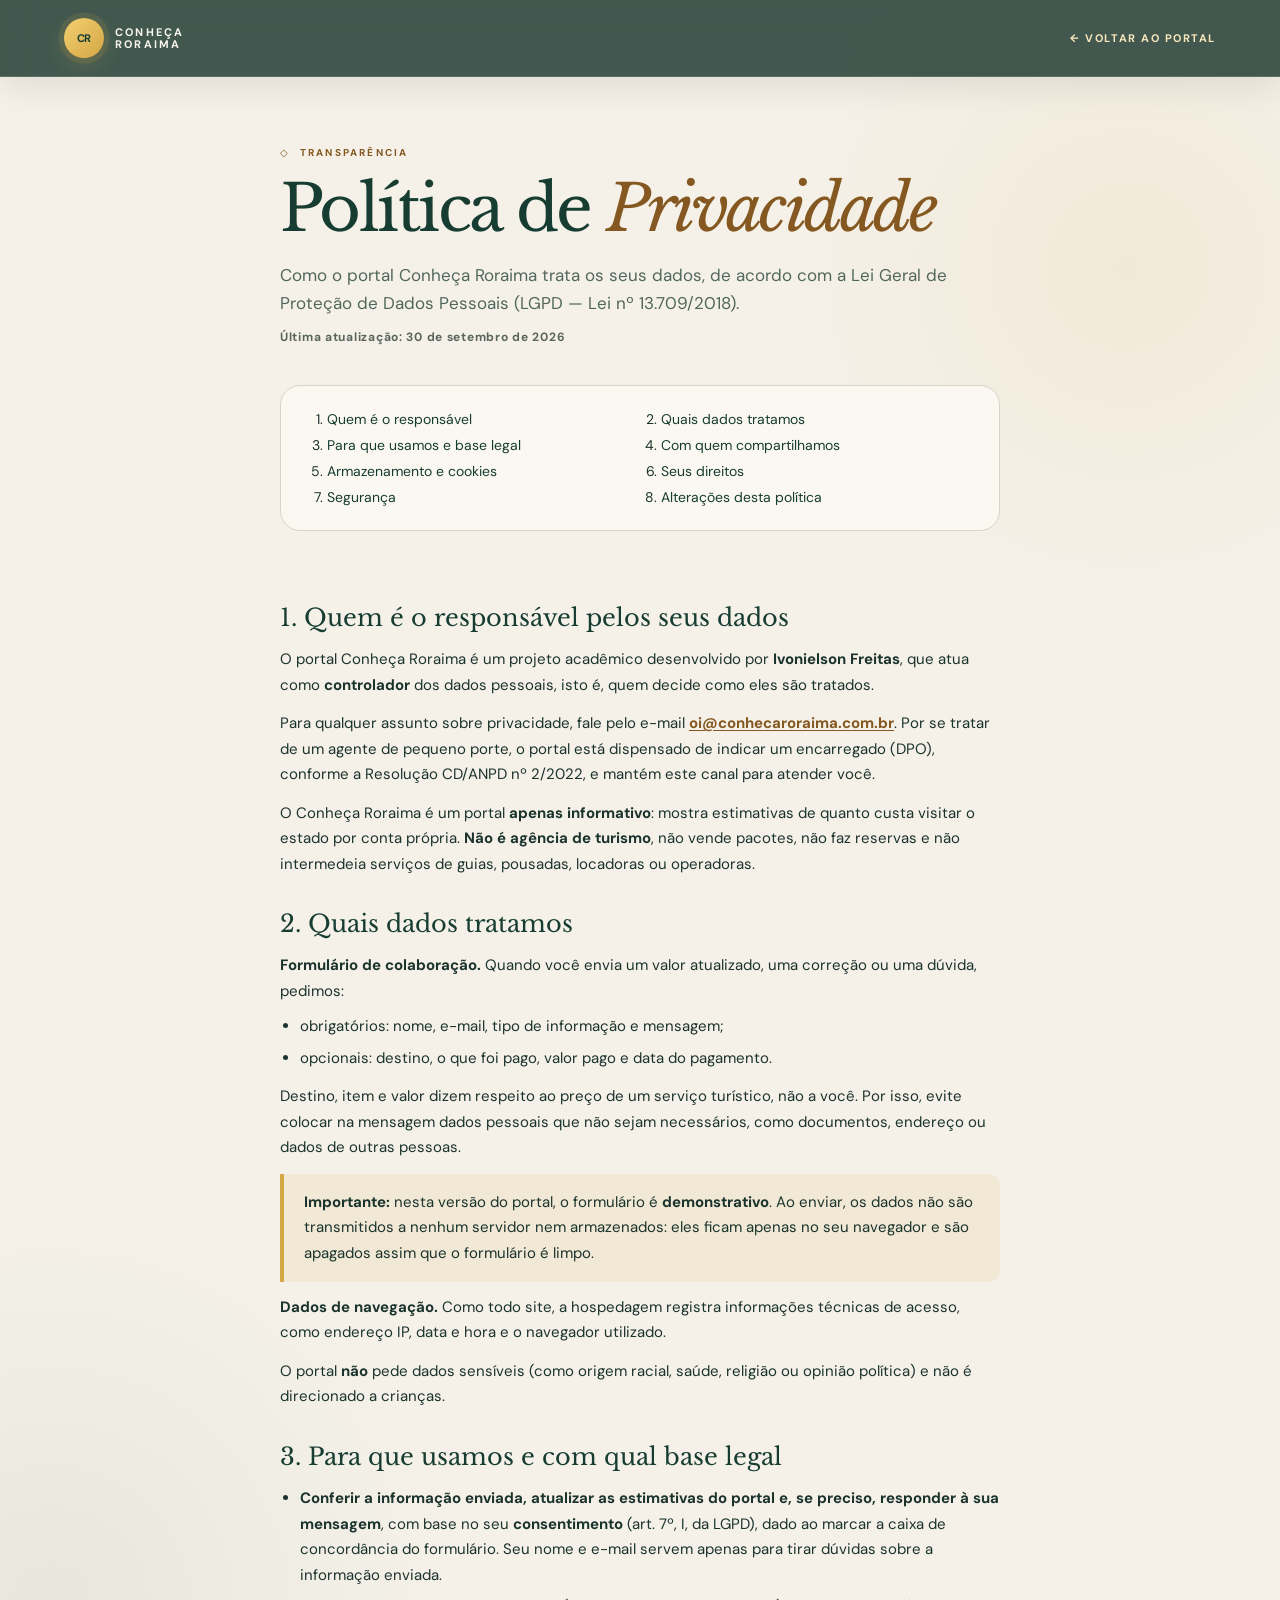
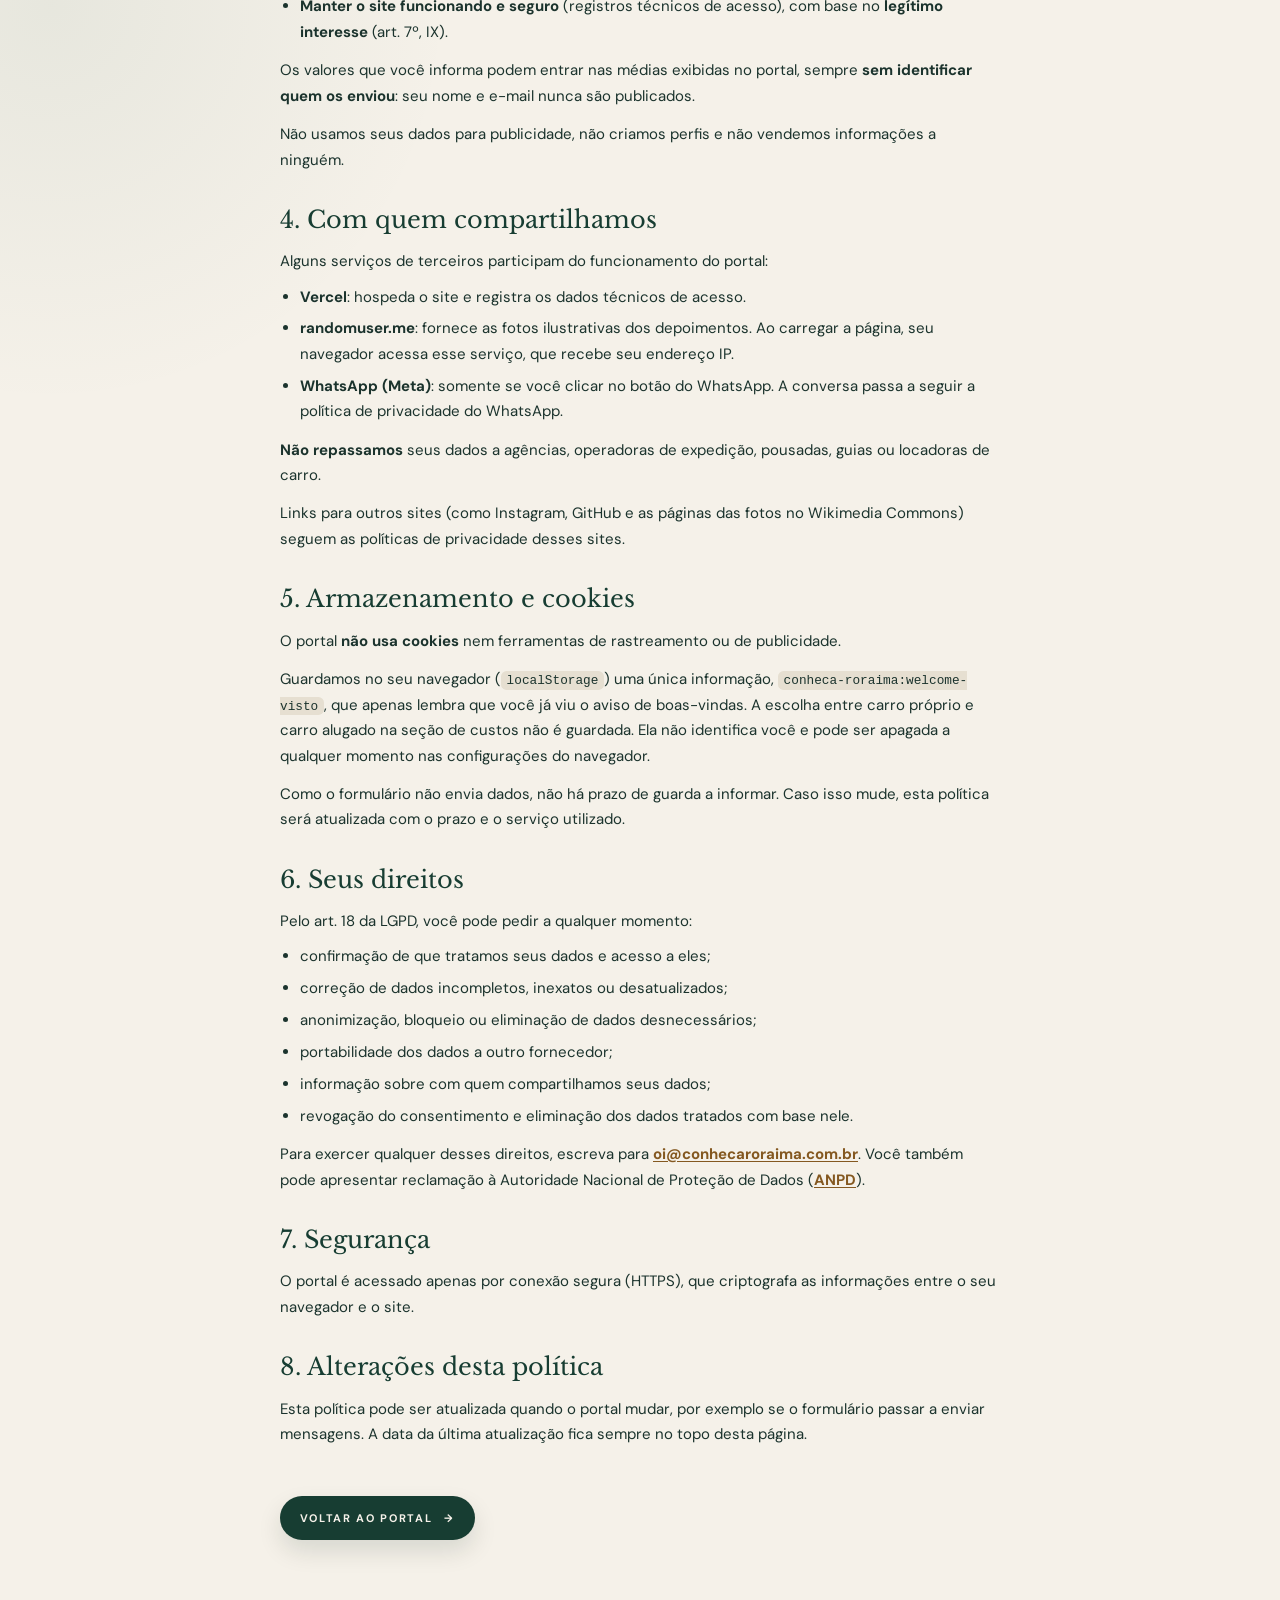
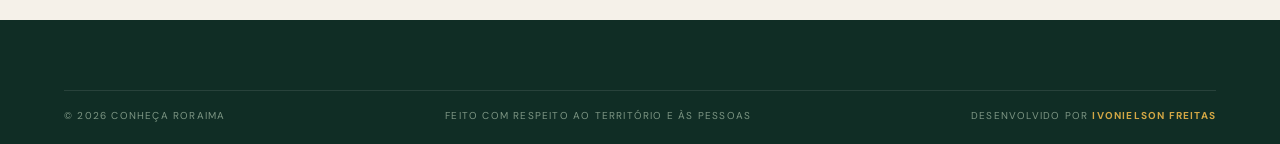
<file: privacidade.html>
<!doctype html>
<html lang="pt-BR">

<head>
    <meta charset="UTF-8">
    <meta name="viewport" content="width=device-width, initial-scale=1.0">
    <meta name="theme-color" content="#173d32">
    <meta name="author" content="Ivonielson Freitas">
    <meta name="description" content="Política de Privacidade do portal Conheça Roraima: quais dados tratamos, para quê e como exercer seus direitos pela LGPD.">
    <title>Política de Privacidade — Conheça Roraima</title>
    <link rel="canonical" href="https://conheca-roraima.vercel.app/privacidade.html">
    <link rel="icon" href="assets/img/favicon.svg" type="image/svg+xml">
    <link rel="apple-touch-icon" href="assets/img/apple-touch-icon.png">
    <!-- fontes do Google Fonts: DM Sans (textos) e Libre Baskerville (títulos) -->
    <link rel="preconnect" href="https://fonts.googleapis.com">
    <link rel="preconnect" href="https://fonts.gstatic.com" crossorigin>
    <link rel="stylesheet" href="https://fonts.googleapis.com/css2?family=DM+Sans:wght@400..900&amp;family=Libre+Baskerville:ital,wght@0,400;0,700;1,400&amp;display=swap">
    <link rel="stylesheet" href="assets/css/styles.css">
</head>

<body>
    <a class="skip-link" href="#conteudo">Pular para o conteúdo</a>
    <header class="site-header">
        <div class="container header-inner">
            <a class="brand" href="index.html"><span class="brand-mark" aria-hidden="true">CR</span> <span>CONHEÇA<br>RORAIMA</span></a>
            <a class="privacy-back" href="index.html"><span aria-hidden="true">←</span> Voltar ao portal</a>
        </div>
    </header>

    <main class="privacy" id="conteudo" tabindex="-1">
        <article class="container privacy-content">
            <header class="privacy-heading">
                <p class="kicker"><span aria-hidden="true">◇</span> Transparência</p>
                <h1>Política de <em>Privacidade</em></h1>
                <p class="lead">Como o portal Conheça Roraima trata os seus dados, de acordo com a Lei Geral de Proteção de Dados Pessoais (LGPD — Lei nº 13.709/2018).</p>
                <p class="privacy-updated">Última atualização: <time datetime="2026-09-30">30 de setembro de 2026</time></p>
            </header>

            <nav class="privacy-index" aria-label="Nesta página">
                <ol>
                    <li><a href="#controlador">Quem é o responsável</a></li>
                    <li><a href="#dados">Quais dados tratamos</a></li>
                    <li><a href="#finalidade">Para que usamos e base legal</a></li>
                    <li><a href="#compartilhamento">Com quem compartilhamos</a></li>
                    <li><a href="#armazenamento">Armazenamento e cookies</a></li>
                    <li><a href="#direitos">Seus direitos</a></li>
                    <li><a href="#seguranca">Segurança</a></li>
                    <li><a href="#alteracoes">Alterações desta política</a></li>
                </ol>
            </nav>

            <section id="controlador">
                <h2>1. Quem é o responsável pelos seus dados</h2>
                <p>O portal Conheça Roraima é um projeto acadêmico desenvolvido por <strong>Ivonielson Freitas</strong>, que atua como <strong>controlador</strong> dos dados pessoais, isto é, quem decide como eles são tratados.</p>
                <p>Para qualquer assunto sobre privacidade, fale pelo e-mail <a href="mailto:oi@conhecaroraima.com.br">oi@conhecaroraima.com.br</a>. Por se tratar de um agente de pequeno porte, o portal está dispensado de indicar um encarregado (DPO), conforme a Resolução CD/ANPD nº 2/2022, e mantém este canal para atender você.</p>
                <p>O Conheça Roraima é um portal <strong>apenas informativo</strong>: mostra estimativas de quanto custa visitar o estado por conta própria. <strong>Não é agência de turismo</strong>, não vende pacotes, não faz reservas e não intermedeia serviços de guias, pousadas, locadoras ou operadoras.</p>
            </section>

            <section id="dados">
                <h2>2. Quais dados tratamos</h2>
                <p><strong>Formulário de colaboração.</strong> Quando você envia um valor atualizado, uma correção ou uma dúvida, pedimos:</p>
                <ul>
                    <li>obrigatórios: nome, e-mail, tipo de informação e mensagem;</li>
                    <li>opcionais: destino, o que foi pago, valor pago e data do pagamento.</li>
                </ul>
                <p>Destino, item e valor dizem respeito ao preço de um serviço turístico, não a você. Por isso, evite colocar na mensagem dados pessoais que não sejam necessários, como documentos, endereço ou dados de outras pessoas.</p>
                <p class="privacy-note"><strong>Importante:</strong> nesta versão do portal, o formulário é <strong>demonstrativo</strong>. Ao enviar, os dados não são transmitidos a nenhum servidor nem armazenados: eles ficam apenas no seu navegador e são apagados assim que o formulário é limpo.</p>
                <p><strong>Dados de navegação.</strong> Como todo site, a hospedagem registra informações técnicas de acesso, como endereço IP, data e hora e o navegador utilizado.</p>
                <p>O portal <strong>não</strong> pede dados sensíveis (como origem racial, saúde, religião ou opinião política) e não é direcionado a crianças.</p>
            </section>

            <section id="finalidade">
                <h2>3. Para que usamos e com qual base legal</h2>
                <ul>
                    <li><strong>Conferir a informação enviada, atualizar as estimativas do portal e, se preciso, responder à sua mensagem</strong>, com base no seu <strong>consentimento</strong> (art. 7º, I, da LGPD), dado ao marcar a caixa de concordância do formulário. Seu nome e e-mail servem apenas para tirar dúvidas sobre a informação enviada.</li>
                    <li><strong>Manter o site funcionando e seguro</strong> (registros técnicos de acesso), com base no <strong>legítimo interesse</strong> (art. 7º, IX).</li>
                </ul>
                <p>Os valores que você informa podem entrar nas médias exibidas no portal, sempre <strong>sem identificar quem os enviou</strong>: seu nome e e-mail nunca são publicados.</p>
                <p>Não usamos seus dados para publicidade, não criamos perfis e não vendemos informações a ninguém.</p>
            </section>

            <section id="compartilhamento">
                <h2>4. Com quem compartilhamos</h2>
                <p>Alguns serviços de terceiros participam do funcionamento do portal:</p>
                <ul>
                    <li><strong>Vercel</strong>: hospeda o site e registra os dados técnicos de acesso.</li>
                    <li><strong>randomuser.me</strong>: fornece as fotos ilustrativas dos depoimentos. Ao carregar a página, seu navegador acessa esse serviço, que recebe seu endereço IP.</li>
                    <li><strong>WhatsApp (Meta)</strong>: somente se você clicar no botão do WhatsApp. A conversa passa a seguir a política de privacidade do WhatsApp.</li>
                </ul>
                <p><strong>Não repassamos</strong> seus dados a agências, operadoras de expedição, pousadas, guias ou locadoras de carro.</p>
                <p>Links para outros sites (como Instagram, GitHub e as páginas das fotos no Wikimedia Commons) seguem as políticas de privacidade desses sites.</p>
            </section>

            <section id="armazenamento">
                <h2>5. Armazenamento e cookies</h2>
                <p>O portal <strong>não usa cookies</strong> nem ferramentas de rastreamento ou de publicidade.</p>
                <p>Guardamos no seu navegador (<code>localStorage</code>) uma única informação, <code>conheca-roraima:welcome-visto</code>, que apenas lembra que você já viu o aviso de boas-vindas. A escolha entre carro próprio e carro alugado na seção de custos não é guardada. Ela não identifica você e pode ser apagada a qualquer momento nas configurações do navegador.</p>
                <p>Como o formulário não envia dados, não há prazo de guarda a informar. Caso isso mude, esta política será atualizada com o prazo e o serviço utilizado.</p>
            </section>

            <section id="direitos">
                <h2>6. Seus direitos</h2>
                <p>Pelo art. 18 da LGPD, você pode pedir a qualquer momento:</p>
                <ul>
                    <li>confirmação de que tratamos seus dados e acesso a eles;</li>
                    <li>correção de dados incompletos, inexatos ou desatualizados;</li>
                    <li>anonimização, bloqueio ou eliminação de dados desnecessários;</li>
                    <li>portabilidade dos dados a outro fornecedor;</li>
                    <li>informação sobre com quem compartilhamos seus dados;</li>
                    <li>revogação do consentimento e eliminação dos dados tratados com base nele.</li>
                </ul>
                <p>Para exercer qualquer desses direitos, escreva para <a href="mailto:oi@conhecaroraima.com.br">oi@conhecaroraima.com.br</a>. Você também pode apresentar reclamação à Autoridade Nacional de Proteção de Dados (<a href="https://www.gov.br/anpd" target="_blank" rel="noopener">ANPD<span class="sr-only"> (abre em nova aba)</span></a>).</p>
            </section>

            <section id="seguranca">
                <h2>7. Segurança</h2>
                <p>O portal é acessado apenas por conexão segura (HTTPS), que criptografa as informações entre o seu navegador e o site.</p>
            </section>

            <section id="alteracoes">
                <h2>8. Alterações desta política</h2>
                <p>Esta política pode ser atualizada quando o portal mudar, por exemplo se o formulário passar a enviar mensagens. A data da última atualização fica sempre no topo desta página.</p>
            </section>

            <p class="privacy-back-bottom"><a class="button button-dark" href="index.html">Voltar ao portal <span aria-hidden="true">→</span></a></p>
        </article>
    </main>

    <footer>
        <p class="container footer-bottom"><span>© 2026 Conheça Roraima</span><span>Feito com respeito ao território e às pessoas</span><span class="footer-credit">Desenvolvido por <a href="https://github.com/ivoshow" target="_blank" rel="noopener author">Ivonielson Freitas<span class="sr-only"> (abre em nova aba)</span></a></span></p>
    </footer>
</body>

</html>
</file>
<file: assets/css/styles.css>
/* ==========================================================================
   CONHEÇA RORAIMA — styles.css
   --------------------------------------------------------------------------
   Autor: Ivonielson Freitas

   0. Tokens · 1. Reset · 2. Tipografia · 3. Layout · 4. Componentes
   5. Cabeçalho · 6. Hero · 7. Números · 8. Experiências · 9. Território
   10. Cultura · 11. História · 12. Municípios · 13. Roteiro · 14. Contato
   15. Rodapé · 16. Animações · 17. Camada visual · 18. Modal de boas-vindas
   19. Modal do município · 20. Depoimentos · 21. Orçamento · 22. Submenus
   23. WhatsApp · 24. Filtros e dados · 25. Agenda · 26. Galeria
   27. Página de privacidade · 28. Responsividade
   ========================================================================== */

/* ==========================================================================
   0. DESIGN TOKENS  (:root)
   --------------------------------------------------------------------------
   Variáveis CSS: guardam os valores que se repetem em todo o projeto.
   Trocar a cor da marca inteira = mudar 1 linha aqui, em vez de caçar
   dezenas de números soltos no arquivo.
   O nome da variável diz a INTENÇÃO (--verde-floresta), não o valor
   (#173d32). Assim dá para trocar o tom sem quebrar o nome.
   ========================================================================== */

:root {
  /* ---- Paleta: verdes da floresta e do rio ---- */
  --verde-profundo: #102d25;   /* quase preto: rodapé e degradês das fotos */
  --verde-floresta: #173d32;   /* COR PRINCIPAL da marca (25 usos)        */
  --verde-medio: #244d3d;   /* cartões sobrepostos                      */
  --verde-claro: #2d6049;   /* apoio em fundo escuro                    */
  --texto-sobre-ouro: #294637;   /* texto escuro sobre o fundo dourado       */
  --texto-sobre-ouro-escuro: #2b4538;
  /* ---- Paleta: dourado, cor de destaque ---- */
  --ouro: #d3a745;   /* CTAs, ícones, sublinhados (21 usos) */
  --ouro-claro: #f8e8bd;   /* dourado suave, usado no menu         */
  --ouro-escuro: #845820;   /* texto dourado sobre fundo claro     */
  /* ---- Paleta: neutros e areias ---- */
  --creme: #f5f1e9;   /* fundo claro padrão da página  */
  --creme-claro: #f9f6ed;   /* texto claro sobre fundo escuro */
  --seda: #e6dfd1;   /* fundo de seção alternativo     */
  --areia: #c8bdad;   /* bordas de apoio                 */
  --linha: #d9d3c8;   /* linhas divisórias               */
  --branco-10: rgba(255, 255, 255, .1);   /* linhas sobre fundo escuro */
  /* ---- Paleta: textos ---- */
  --texto: #1b332d;   /* texto padrão do site  */
  --texto-suave: #52675b;   /* parágrafos de destaque */
  --texto-tenue: #59655c;   /* legendas e notas       */
  --texto-claro-suave: #d3dfd4;   /* texto claro: legibilidade média */
  --texto-claro-tenue: #c5d4c1;   /* texto claro: legibilidade baixa  */
  /* ---- Tipografia ---- */
  --fonte-texto: 'DM Sans', system-ui, sans-serif;   /* textos e interface */
  --fonte-titulo: 'Libre Baskerville', Georgia, serif;   /* títulos           */
  --peso-regular: 400;
  --peso-negrito: 700;   /* títulos de bloco e navegação */
  --peso-extra: 800;
  --peso-forte: 900;   /* números e etiquetas bem marcados */
  --espacamento-letra: .15em;   /* rótulos em MAIÚSCULA */
  --espacamento-letra-largo: .2em;   /* "kickers" e sobretítulos */
  /* ---- Formas (cantos arredondados) ---- */
  --raio-circulo: 50%;   /* botões redondos e marcadores circulares */
  --raio-pilula: 999px;   /* botões e etiquetas em formato de cápsula */
  --raio-grande: 1.875rem;   /* cards de destaque */
  --raio-medio: 1.75rem;
  --raio-pequeno: .75rem;
  /* ---- Movimento ---- */
  --transicao: .2s;   /* hover rápido (botões, links) */
  --transicao-lenta: .7s;   /* zoom lento das fotos ao passar o mouse */
  /* ---- Medidas de layout ---- */
  --largura-max: 72rem;   /* largura máxima do conteúdo */
  --margem-lateral: 3rem;   /* respiro nas bordas da tela */
  --altura-header: 4.75rem;   /* altura fixa do cabeçalho */
  --ouro-brilho: #f4cf70;
  --sombra-suave: 0 1.5rem 4rem rgba(16, 45, 37, .12);
  --sombra-flutuante: 0 1.25rem 3rem rgba(16, 45, 37, .18);
}

/* --------------------------------------------------------------------------
   UNIDADES: px, rem ou em?
   --------------------------------------------------------------------------
   rem = relativo ao tamanho de fonte da RAIZ (<html>). O padrão do
         navegador é 16px, então 1rem = 16px. Conta rápida: px ÷ 16.
         Ex.: 24px → 1.5rem · 12px → .75rem · 48px → 3rem.
         Vantagem: se a pessoa aumenta a fonte do navegador (acessibilidade),
         textos E espaçamentos crescem juntos, mantendo a proporção.
   em  = relativo à fonte do PRÓPRIO elemento. Usado nos botões: se o
         botão ficar maior, o padding cresce junto automaticamente.
   px  = mantido só no que deve ficar fixo: bordas finas (1px), sombras
         e o raio "pílula" (999px), que é só um número bem grande.
   Não mudamos o font-size do <html> de propósito: assim respeitamos a
   preferência de tamanho de fonte de quem visita o site.
   -------------------------------------------------------------------------- */


/* ==========================================================================
   1. RESET E BASE
   --------------------------------------------------------------------------
   Poucas regras, mas elas resolvem o comportamento "bruto" do
   navegador, para que todo o resto do arquivo parta de uma base previsível.
   ========================================================================== */

/* O seletor universal aplica a regra a TODOS os elementos. Com border-box,
   o padding entra para dentro da largura — muito mais fácil de prever. */
* {
  box-sizing: border-box;
  margin: 0;
  padding: 0;
}

html {
  /* rolagem suave ao usar as âncoras do menu (#cultura, #contato...) */
  scroll-behavior: smooth;
  /* o header é fixo: ao clicar numa âncora do menu, a seção para abaixo
   dele em vez de ficar escondida (WCAG 2.4.11 — foco não encoberto) */
  scroll-padding-top: calc(var(--altura-header) + 1rem);
}

body {
  background:
    radial-gradient(circle at 88% 8%, rgba(211, 167, 69, .10), transparent 22rem),
    radial-gradient(circle at 4% 48%, rgba(45, 96, 73, .07), transparent 25rem),
    var(--creme);
  color: var(--texto);
  font-family: var(--fonte-texto);
  -webkit-font-smoothing: antialiased;
}

img {
  display: block;   /* remove o espaço fantasma embaixo da imagem */
  width: 100%;
  height: auto;     /* a altura segue a proporção dos atributos width/height */
}

/* links, botões e campos de formulário herdam a fonte do pai: sem isso o
   navegador usaria a fonte padrão do sistema e o site teria dois estilos */
a,
button,
input,
select,
textarea {
  font: inherit;
}

a {
  text-decoration: none;
  color: inherit;
}

button {
  border: 0;
  cursor: pointer;
}

/* o atributo hidden sempre esconde: sem isso, um display definido no CSS
   (grid, flex...) venceria o hidden e o elemento continuaria na tela */
[hidden]:not([hidden="until-found"]) {
  display: none !important;
}

/* hidden="until-found": o texto fica escondido, mas continua no HTML e o
   Ctrl+F do navegador encontra e revela. O navegador só esconde o conteúdo
   (content-visibility), então a caixa vira 0 × 0 e sai do fluxo para não
   deixar borda, sombra ou espaço vazio na tela */
[hidden="until-found"] {
  position: absolute !important;
  margin: 0 !important;
  padding: 0 !important;
  border: 0 !important;
  box-shadow: none !important;
}


/* ==========================================================================
   2. TIPOGRAFIA E UTILITÁRIOS
   --------------------------------------------------------------------------
   O site tem dois "tons" de texto: DM Sans (informativo) e Libre
   Baskerville (títulos e destaques). O <em> é o gancho que troca um trecho
   para a serifada com itálico — é o "acento" visual da identidade.
   ========================================================================== */

em {
  font-family: var(--fonte-titulo);
  font-weight: var(--peso-regular);
}

/* "kicker" = pequeno rótulo acima dos títulos, que prepara a leitura */
.kicker {
  display: inline-flex;
  align-items: center;
  gap: .625rem;
  color: var(--ouro-escuro);
  font-size: .625rem;
  font-weight: var(--peso-negrito);
  letter-spacing: .22em;   /* .kicker tem espaçamento próprio, mais aberto */
  text-transform: uppercase;
}

/* variante dourada, usada sobre fundo escuro */
.kicker-gold {
  color: #f2cb6a;
}

/* no lugar do ícone, desenha um traço dourado de 2.5rem */
.kicker-gold > span:first-child {
  width: 2.5rem;
  height: 1px;
  background: currentColor;
}

/* "eyebrow" = etiqueta curta sobre o título de um card */
.eyebrow {
  font-size: .625rem;
  font-weight: var(--peso-negrito);
  letter-spacing: var(--espacamento-letra-largo);
}

/* cada card usa uma cor de etiqueta diferente */
.eyebrow.gold { color: #e3bd61; }
.eyebrow.green { color: #b9d3ad; }
.eyebrow.terracotta { color: #edab7c; }

/* texto lido por leitores de tela, mas invisível na tela */
/* link "Pular para o conteúdo" (WCAG 2.4.1): fica fora da tela e aparece
   no topo quando recebe foco pelo Tab */
.skip-link {
  position: fixed;
  top: .75rem;
  left: .75rem;
  z-index: 1000;
  padding: .75rem 1.25rem;
  border-radius: var(--raio-pilula);
  background: var(--ouro);
  color: var(--verde-profundo);
  font-weight: var(--peso-negrito);
  transform: translateY(-200%);
  transition: transform var(--transicao);
}
.skip-link:focus { transform: none; }

/* o <main> recebe o foco do skip link só para levar o leitor até ali */
main:focus { outline: none; }

/* foco visível padrão para links, botões e campos (WCAG 2.4.7); os
   componentes em fundo escuro trocam a cor do anel mais abaixo */
:focus-visible {
  outline: .1875rem solid var(--ouro-escuro);
  outline-offset: .1875rem;
}
.site-header :focus-visible,
.hero :focus-visible,
.stats :focus-visible,
.culture :focus-visible,
.pricing-card.featured :focus-visible,
footer :focus-visible {
  outline-color: var(--ouro-brilho);
}
.contact :focus-visible { outline-color: var(--verde-profundo); }

.sr-only {
  position: absolute;
  width: 1px;
  height: 1px;
  padding: 0;
  margin: -1px;
  overflow: hidden;
  clip: rect(0, 0, 0, 0);
  white-space: nowrap;
  border: 0;
}


/* ==========================================================================
   3. LAYOUT
   ========================================================================== */

/* O container centraliza o conteúdo e limita a largura máxima.
   min() garante: "use 72rem, mas se a tela for menor, tire 3rem de cada
   lado" — uma linha só, sem precisar de media query. */
.container {
  width: min(var(--largura-max), calc(100% - var(--margem-lateral)));
  margin: auto;
}

.section {
  padding: 7.8125rem 0;   /* respiro vertical padrão entre seções */
}

/* Cabeçalho padrão das seções: título à esquerda, texto de apoio à direita.
   O mesmo desenho se repete em Experiências, Cultura e Municípios. */
.section-heading,
.culture-heading,
.municipality-heading {
  display: flex;
  align-items: end;
  justify-content: space-between;
  gap: 2.25rem;
  margin-bottom: 3.125rem;
}

/* Título grande das seções. O clamp() deixa o tamanho responsivo sozinho:
   mínimo 3.2rem, cresce com a tela até 5.6rem. */
.section h2,
.territory h2,
.culture h2,
.history h2,
.municipalities h2,
.contact h2 {
  margin: 1.0625rem 0 0;
  color: var(--verde-floresta);
  font: var(--peso-regular) clamp(3.2rem, 5.5vw, 5.6rem) /.92 var(--fonte-titulo);
  letter-spacing: -.055em;
}

/* o trecho em itálico dentro do título ganha cor de destaque */
.section h2 em,
.territory h2 em,
.culture h2 em,
.history h2 em,
.municipalities h2 em,
.contact h2 em {
  color: var(--ouro-escuro);
}

.section-heading > p,
.culture-heading > p {
  max-width: 17.5rem;
  color: #54655b;
  font-size: .875rem;
  line-height: 1.65;
}


/* ==========================================================================
   4. COMPONENTES
   --------------------------------------------------------------------------
   Peças que se repetem em várias seções. Estando aqui, no mesmo lugar,
   fica claro que existe um único "botão" com variações de cor.
   ========================================================================== */

.button {
  display: inline-flex;
  align-items: center;
  gap: 1.1em;
  border-radius: var(--raio-pilula);
  padding: 1.35em 1.8em;   /* em: acompanha o font-size do próprio botão */
  font-size: .6875rem;
  font-weight: var(--peso-negrito);
  text-transform: uppercase;
  letter-spacing: var(--espacamento-letra);
  transition: var(--transicao);
  position: relative;
  overflow: hidden;
  isolation: isolate;
  box-shadow: 0 .7rem 1.5rem rgba(8, 31, 23, .12);
}

/* hover: o botão "sobe" 2px — micro-feedback de que o item é clicável */
.button:hover {
  transform: translateY(-2px);
}

.button-gold {
  background: linear-gradient(135deg, var(--ouro-brilho), var(--ouro));
  color: var(--verde-floresta);
}
.button-gold:hover { background: #e0bd63; }

.button-dark {
  background: var(--verde-floresta);
  color: var(--creme);
}
.button-dark:hover { background: #295542; }

/* link de texto com seta, alternativa mais discreta ao botão */
.text-link {
  font-size: .6875rem;
  font-weight: var(--peso-negrito);
  text-transform: uppercase;
  letter-spacing: var(--espacamento-letra);
  color: #e3eadf;
}
.text-link:hover { color: var(--ouro); }

/* Campo de busca dos municípios */
.search {
  display: flex;
  align-items: center;
  width: 15.625rem;
  border: 1px solid var(--areia);
  border-radius: var(--raio-pilula);
  background: var(--creme);
  padding: 0 .875rem;
  color: #89958b;
  box-shadow: 0 .5rem 1.5rem rgba(16,45,37,.06);
  transition: box-shadow .25s ease, transform .25s ease;
}

.search input {
  width: 100%;
  border: 0;
  outline: 0;
  background: transparent;
  padding: .75rem .5rem;
  color: var(--verde-floresta);
  font-size: .8125rem;
}

/* o input da busca não tem contorno próprio; o anel aparece na cápsula
   inteira quando o campo recebe foco (WCAG 2.4.7 — foco visível) */
.search:focus-within {
  outline: .1875rem solid var(--ouro-escuro);
  outline-offset: 2px;
  box-shadow: 0 .75rem 1.75rem rgba(16,45,37,.13);
  transform: translateY(-.1rem);
}

/* Aviso flutuante (toast). Fica invisível (opacity 0) e "desliza" para
   cima quando a classe .show é adicionada pelo JavaScript. */
.toast {
  position: fixed;
  z-index: 30;
  right: 1.375rem;
  bottom: 5.75rem;   /* acima do botão flutuante do WhatsApp */
  max-width: 21.25rem;
  transform: translateY(1.25rem);
  opacity: 0;
  border-radius: var(--raio-pequeno);
  background: var(--verde-floresta);
  color: var(--creme);
  padding: .9375rem 1.125rem;
  font-size: .8125rem;
  box-shadow: 0 15px 35px rgba(0, 0, 0, .2);
  transition: .25s;
}

.toast.show {
  transform: translateY(0);
  opacity: 1;
}


/* ==========================================================================
   5. CABEÇALHO E NAVEGAÇÃO
   --------------------------------------------------------------------------
   position:fixed tira o cabeçalho do fluxo normal: ele gruda no topo ao
   rolar a página. O fundo quase transparente + backdrop-filter criam o
   efeito "vidro fosco" quando há conteúdo passando por trás.
   ========================================================================== */

.site-header {
  position: fixed;
  z-index: 20;   /* acima do conteúdo, abaixo do toast */
  top: 0;
  width: 100%;
  background: rgba(16, 45, 37, .78);
  color: var(--creme-claro);
  border-bottom: 1px solid var(--branco-10);
  backdrop-filter: blur(1rem);
  border-bottom-color: rgba(248, 232, 189, .16);
  box-shadow: 0 .75rem 2rem rgba(4, 19, 14, .08);
  transition: background .3s ease, box-shadow .3s ease, transform .3s ease;
}

.header-inner {
  height: var(--altura-header);
  display: flex;
  align-items: center;
  justify-content: space-between;
}

.brand {
  display: flex;
  align-items: center;
  gap: .6875rem;
  font-size: .6875rem;
  line-height: 1.1;
  font-weight: var(--peso-negrito);
  letter-spacing: .2em;
}

/* selo redondo com as iniciais "CR" */
.brand-mark {
  display: grid;
  place-items: center;   /* centraliza em uma linha e uma coluna */
  width: 2.5rem;
  height: 2.5rem;
  border-radius: var(--raio-circulo);
  background: linear-gradient(135deg, var(--ouro-brilho), var(--ouro));
  color: var(--verde-floresta);
  letter-spacing: -.08em;
  box-shadow: 0 0 0 .35rem rgba(211, 167, 69, .12), 0 .5rem 1.25rem rgba(211, 167, 69, .18);
  transition: transform .3s ease, box-shadow .3s ease;
}

.main-nav {
  display: flex;
  align-items: center;
  gap: 1.9375rem;
  font-size: .6875rem;
  font-weight: var(--peso-negrito);
  text-transform: uppercase;
  letter-spacing: .14em;
  color: #dfe9db;
}

/* menu: a lista <ul> assume o papel de linha flexível */
.main-nav ul {
  display: flex;
  align-items: center;
  gap: 1.9375rem;
  list-style: none;
}

/* nenhum item do menu quebra em duas linhas */
.main-nav a { white-space: nowrap; }

/* position:relative cria o "referencial" para o sublinhado animado */
.main-nav a:not(.nav-cta) {
  position: relative;
}

/* pseudo-elemento :after desenha a linha que cresce no hover */
.main-nav a:not(.nav-cta):after {
  content: '';
  position: absolute;
  bottom: -.5625rem;
  left: 0;
  width: 100%;
  height: 1px;
  background: var(--ouro);
  transform: scaleX(0);      /* invisível: escala 0 na horizontal */
  transform-origin: left;    /* cresce a partir da esquerda */
  transition: var(--transicao);
}

.main-nav a:not(.nav-cta):hover:after {
  transform: scaleX(1);
}

/* botão de destaque do menu (capsula) */
.nav-cta {
  border: 1px solid var(--ouro);
  border-radius: var(--raio-pilula);
  padding: 1.2em 1.45em;   /* em: proporcional ao texto do menu */
  color: var(--ouro-claro);
}

.nav-cta:hover {
  background: var(--ouro);
  color: var(--verde-floresta);
}

/* botão do menu mobile: escondido no desktop, exibido no breakpoint */
.menu-toggle {
  display: none;
  background: none;
  color: var(--ouro-claro);
}

/* as três listras desenhadas com spans de 2px */
.menu-toggle span {
  display: block;
  width: 1.125rem;
  height: 2px;
  margin: .25rem;
  background: currentColor;
}


/* ==========================================================================
   6. HERO (banner principal)
   ========================================================================== */

.hero {
  position: relative;
  min-height: 48.125rem;
  /* o padding-top igual à altura do header evita que o menu cubra o texto */
  padding: var(--altura-header) 0 3.25rem;
  overflow: hidden;
  background:
    radial-gradient(circle at 72% 30%, rgba(211, 167, 69, .13), transparent 19rem),
    radial-gradient(circle at 15% 88%, rgba(68, 122, 88, .18), transparent 22rem),
    var(--verde-floresta);
  color: var(--creme-claro);
}

/* camada de brilhos dourado/verde nos cantos (degradê radial) */
.hero:after {
  inset: 0;   /* atalho para top/right/bottom/left: 0 */
  z-index: 0;
  background:
    radial-gradient(circle at 15% 15%, rgba(211, 167, 69, .28), transparent 30%),
    radial-gradient(circle at 80% 80%, rgba(82, 123, 82, .35), transparent 35%);
}

/* camada de "grão": um SVG de ruído gerado no próprio CSS (data URI) */
.hero-noise:before {
  inset: 0;
  z-index: 1;
  opacity: .08;
  background-image: url("data:image/svg+xml,%3Csvg xmlns='http://www.w3.org/2000/svg' width='180' height='180'%3E%3Cfilter id='n'%3E%3CfeTurbulence type='fractalNoise' baseFrequency='.9' numOctaves='4'/%3E%3C/filter%3E%3Crect width='100%25' height='100%25' filter='url(%23n)' opacity='.65'/%3E%3C/svg%3E");
}

/* as duas colunas do hero. A fração "0.92fr 1.08fr" dá um pouco mais
   de espaço para a coluna da imagem. */
.hero-grid {
  position: relative;
  z-index: 2;
  min-height: 40.125rem;
  display: grid;
  grid-template-columns: .92fr 1.08fr;
  align-items: center;
  gap: 4.0625rem;
}

.hero-copy {
  max-width: 33.125rem;
}

.hero h1 {
  margin: 1.6875rem 0 0;
  font-family: var(--fonte-titulo);
  font-size: clamp(4rem, 8.5vw, 7rem);
  font-weight: var(--peso-regular);
  line-height: .83;
  letter-spacing: -.075em;
}

.hero h1 em {
  color: var(--ouro);
}

.hero-copy > h1 + p {
  max-width: 30rem;
  margin: 2.125rem 0 0;
  color: #d7e3d4;
  font-size: 1.125rem;
  line-height: 1.65;
}

.hero-actions {
  display: flex;
  align-items: center;
  gap: 1.5rem;
  margin: 2.125rem 0 0;
}

.hero-visual {
  max-width: 40.625rem;
  width: 100%;
  margin-left: auto;
}

/* A foto tem três tratamentos somados: moldura de .4375rem, cantos arredondados
   assimétricos (barriga em cima) e clip-path cortando os cantos em 45°. */
.hero-image {
  position: relative;
  aspect-ratio: 1.08 / 1;   /* largura/altura: define a caixa sem altura fixa */
  overflow: hidden;
  border-radius: 42% 42% 10% 10%;
  box-shadow: 0 2rem 5rem rgba(0, 0, 0, .28), 0 0 0 .6rem rgba(248, 232, 189, .04);
  clip-path: polygon(7% 0, 93% 0, 100% 9%, 100% 91%, 94% 100%, 6% 100%, 0 91%, 0 9%);
  border: 1px solid rgba(248, 232, 189, .24);
}

.hero-image img {
  height: 100%;
  object-fit: cover;   /* cobre a caixa sem distorcer a proporção */
  transition: transform .9s cubic-bezier(.2,.7,.2,1), filter .6s ease;
}

.hero-image:hover img {
  transform: scale(1.045);   /* zoom suave na foto */
  filter: saturate(1.12) contrast(1.04);
}

/* escurece a parte de baixo para o texto da legenda ficar legível */
.hero-image:after {
  content: '';
  position: absolute;
  inset: 0;
  background: linear-gradient(to top, rgba(16, 45, 37, .85), transparent 55%);
}

.hero-image figcaption {
  position: absolute;
  z-index: 1;
  bottom: 4.5rem;   /* acima do selo de território, que invade a base da foto */
  left: 2.1875rem;
  right: 2.1875rem;
  display: flex;
  align-items: end;
  justify-content: space-between;
  gap: .75rem;
}

.hero-image figcaption span,
.territory-badge span {
  display: block;
  font-size: .5625rem;
  font-weight: var(--peso-negrito);
  letter-spacing: .2em;
  color: var(--ouro);
}

.hero-image figcaption strong {
  display: block;
  margin-top: .25rem;
  font: italic 1.375rem var(--fonte-titulo);
}

.hero-image figcaption small {
  font-size: .625rem;
  font-weight: var(--peso-negrito);
  letter-spacing: .1em;
}

/* selo circular girado, reaproveitado na seção Território */
.hero-stamp,
.round-note {
  position: absolute;
  z-index: 3;
  display: grid;
  place-items: center;
  width: 6.875rem;
  height: 6.875rem;
  border-radius: var(--raio-circulo);
  background: var(--ouro);
  color: var(--verde-floresta);
  text-align: center;
  font-size: .8125rem;
  font-weight: var(--peso-forte);
  line-height: 1.1;
  box-shadow: 0 10px 25px rgba(0, 0, 0, .18);
  transform: rotate(7deg);
}

.hero-stamp {
  top: .875rem;
  right: .875rem;
  animation: floatBadge 5s ease-in-out infinite;
  box-shadow: 0 .75rem 2rem rgba(0,0,0,.16);
}

.hero-stamp small {
  font-size: .5625rem;
  letter-spacing: .08em;
}

.territory-badge {
  position: absolute;
  bottom: -1.375rem;
  left: -2.3125rem;
  z-index: 3;
  border: 1px solid rgba(211, 167, 69, .3);
  border-radius: 1rem;
  background: var(--verde-medio);
  padding: .8125rem 1.1875rem;
  box-shadow: 0 14px 28px rgba(0, 0, 0, .16);
}

.territory-badge strong {
  display: block;
  margin-top: .25rem;
  font: 1.5rem var(--fonte-titulo);
}

/* chamada para rolar a página, centralizada com translateX(-50%) */
.scroll-cue {
  position: absolute;
  z-index: 3;
  bottom: .875rem;
  left: 50%;
  transform: translateX(-50%);
  color: var(--texto-claro-tenue);
  font-size: .5625rem;
  font-weight: var(--peso-negrito);
  text-align: center;
  letter-spacing: .3em;
}

.scroll-cue span {
  display: block;
  margin-top: .4375rem;
  color: var(--ouro);
  font-size: 1.125rem;
}


/* ==========================================================================
   7. NÚMEROS EM DESTAQUE
   ========================================================================== */

.stats {
  background: linear-gradient(90deg, #0d2a21, #173d32 45%, #0d2a21);
  border-bottom: 1px solid var(--linha);
  position: relative;
  box-shadow: 0 .9rem 2rem rgba(16,45,37,.14);
}

/* grade de 4 colunas iguais */
.stats-grid {
  display: grid;
  grid-template-columns: repeat(4, 1fr);
  padding: 1.6875rem 0;
  list-style: none;
}

.stats-grid > li {
  display: flex;
  align-items: center;
  justify-content: center;
  gap: .75rem;
  border-left: 1px solid var(--linha);
}

/* remove a borda da primeira coluna para não sobrar linha na esquerda */
.stats-grid > li:first-child {
  border: 0;
}

.stats-grid strong {
  color: var(--ouro-escuro);
  font: 1.875rem var(--fonte-titulo);
}

.stats-grid span {
  font-size: .5625rem;
  font-weight: var(--peso-negrito);
  text-transform: uppercase;
  letter-spacing: .14em;
  color: #f2f2f2;
}


/* ==========================================================================
   8. EXPERIÊNCIAS (cards grandes)
   --------------------------------------------------------------------------
   Card "de capa": a imagem ocupa a caixa inteira (position:absolute) e o
   texto fica sobreposto (também absolute) sobre um degradê escuro.
   ========================================================================== */

/* Observação: esta seção não define cor de fundo de propósito — ela
   herda o creme definido no body. */

.experience-grid {
  display: grid;
  grid-template-columns: repeat(3, 1fr);
  gap: 1.25rem;
}

.experience-card {
  position: relative;
  min-height: 33.125rem;
  overflow: hidden;   /* esconde a foto que passa da borda arredondada */
  border-radius: var(--raio-medio);
  background: var(--verde-floresta);
  color: var(--creme-claro);
}

.experience-card img {
  position: absolute;
  height: 100%;
  object-fit: cover;
  opacity: .82;
  transition: transform .7s cubic-bezier(.2,.7,.2,1), filter .7s ease;
}

.experience-card:hover img {
  transform: scale(1.07);
  opacity: 1;
  filter: saturate(1.12);
}

/* degradê que garante contraste para o texto do card */
.experience-card:after {
  background: linear-gradient(to top, var(--verde-profundo) 4%, rgba(16, 45, 37, .2) 70%, transparent);
}

/* selo numérico "01" no canto */
.card-number {
  position: absolute;
  z-index: 1;   /* acima do degradê */
  top: 1.5rem;
  left: 1.5rem;
  display: grid;
  place-items: center;
  width: 2.3125rem;
  height: 2.3125rem;
  border: 1px solid rgba(255, 255, 255, .3);
  border-radius: var(--raio-circulo);
  font-size: .75rem;
  transition: color .3s ease, transform .3s ease;
}

.card-content {
  position: absolute;
  z-index: 1;   /* acima do degradê */
  right: 1.6875rem;
  bottom: 1.625rem;
  left: 1.6875rem;
}

.card-content h3,
.culture-photo h3 {
  margin: .5rem 0 0;
  font: var(--peso-regular) 2.25rem / 1 var(--fonte-titulo);
  letter-spacing: -.04em;
}

.card-content h3 + p {
  max-width: 17.5rem;
  margin: .75rem 0 0;
  color: #d6e0d2;
  font-size: .8125rem;
  line-height: 1.55;
}

.card-meta {
  display: flex;
  justify-content: space-between;
  margin: 1.1875rem 0 0;
  padding-top: .875rem;
  border-top: 1px solid rgba(255, 255, 255, .22);
  color: #d3dfd4;
  font-size: .625rem;
  font-weight: var(--peso-negrito);
  text-transform: uppercase;
  letter-spacing: .12em;
}


/* ==========================================================================
   9. TERRITÓRIO
   ========================================================================== */

.territory {
  background: var(--seda);
}

.territory-grid {
  display: grid;
  grid-template-columns: .9fr 1.1fr;
  align-items: center;
  gap: 5.3125rem;
}

/* moldura: o padding cria a borda verde ao redor da foto */
.territory-photo {
  position: relative;
  max-width: 29.375rem;
  margin: auto;
  padding: .75rem;
  border-radius: 2.125rem;
  background: var(--verde-floresta);
  box-shadow: var(--sombra-flutuante);
}

.territory-photo img {
  aspect-ratio: .95;
  object-fit: cover;
  border-radius: 1.6875rem;
  transition: transform .8s ease, filter .8s ease;
}

.photo-label {
  position: absolute;
  left: 2.125rem;
  bottom: 2rem;
  padding: .6875rem .875rem;
  border: 1px solid rgba(255, 255, 255, .2);
  border-radius: .8125rem;
  background: rgba(23, 61, 50, .9);
  color: var(--ouro);
  font-size: .625rem;
  font-weight: var(--peso-negrito);
  letter-spacing: .15em;
}

.photo-label strong {
  display: block;
  margin-top: .25rem;
  color: var(--creme);
  font: 1.125rem var(--fonte-titulo);
  letter-spacing: 0;
}

/* segundo círculo girado, menor que o do hero */
.round-note {
  right: -1.5625rem;
  top: -1.5rem;
  width: 5.875rem;
  height: 5.875rem;
  font-size: .625rem;
}

.territory .lead,
.history .lead {
  max-width: 33.75rem;
  margin: 1.8125rem 0 0;
  color: var(--texto-suave);
  font-size: 1.0625rem;
  line-height: 1.65;
}

/* grade 2x2 dos destaques, com linha no topo de cada item */
.feature-grid {
  display: grid;
  grid-template-columns: 1fr 1fr;
  gap: 1.625rem 2.375rem;
  margin: 2.375rem 0 0;
  list-style: none;
}

.feature-grid li {
  border-top: 1px solid var(--areia);
  padding-top: .9375rem;
  border-radius: 1rem;
  transition: background .3s ease, transform .3s ease;
}

.feature-grid b {
  display: block;
  color: var(--ouro-escuro);
  font-size: 1.375rem;
}

.feature-grid strong {
  display: block;
  margin-top: .5rem;
  color: #25493c;
  font-size: .875rem;
}

.feature-grid p {
  margin: .3125rem 0 0;
  color: #56655b;
  font-size: .75rem;
  line-height: 1.5;
}


/* ==========================================================================
   10. CULTURA
   ========================================================================== */

.culture {
  background: var(--verde-floresta);
  color: var(--creme-claro);
}

/* precisa vir DEPOIS do .section h2 para vencer o mesmo peso de seletor */
.culture h2 {
  color: var(--creme-claro);
}

/* na seção Cultura o fundo é verde-escuro: o destaque do título usa o
   dourado claro, que tem contraste suficiente nesse fundo */
.culture h2 em {
  color: var(--ouro);
}

.culture-heading > p {
  color: #c3d3bf;
}

.kicker-dark {
  color: var(--ouro);
}

/* a foto ocupa as duas linhas da esquerda; os dois cards ficam
   empilhados à direita (1fr 1fr = metades da altura) */
.culture-grid {
  display: grid;
  grid-template-columns: 1.1fr .9fr;
  grid-template-rows: 1fr 1fr;
  gap: 1.25rem;
}

.culture-photo {
  grid-row: span 2;
  position: relative;
  min-height: 27.5rem;
  overflow: hidden;
  border-radius: var(--raio-grande);
  background: var(--verde-claro);
}

.culture-photo img {
  position: absolute;
  height: 100%;
  object-fit: cover;
  opacity: .68;
  mix-blend-mode: screen;  /* a foto "ilumina" o verde em vez de cobrir */
  transition: var(--transicao-lenta);
}

.culture-photo:hover img {
  transform: scale(1.05);
}

.culture-photo:after {
  content: '';
  position: absolute;
  inset: 0;
  background: linear-gradient(to top, var(--verde-profundo), transparent 65%);
}

.culture-photo > hgroup {
  position: absolute;
  z-index: 1;
  bottom: 1.75rem;
  left: 1.75rem;
}

.culture-photo h3 {
  font-size: 2.125rem;
}

.culture-box {
  display: flex;
  flex-direction: column;
  justify-content: space-between;
  min-height: 12.5rem;
  padding: 1.75rem;
  border-radius: var(--raio-grande);
}

.culture-box.ochre {
  background: var(--ouro);
  color: var(--verde-floresta);
}

.culture-box.dark {
  border: 1px solid #47735a;
  background: #214c3b;
}

/* com o texto agrupado na .culture-box-text, o space-between do card
   deixa só dois blocos: ícone em cima e texto embaixo */
.culture-box > b {
  font-size: 1.5rem;
}

.culture-box h3 {
  margin: .9375rem 0 0;
  font: var(--peso-regular) 1.875rem / 1 var(--fonte-titulo);
}

.culture-box h3 em {
  color: var(--texto-sobre-ouro);
}

.culture-box.dark h3 em {
  color: var(--ouro);
}

.culture-box p {
  max-width: 18.75rem;
  margin: .6875rem 0 0;
  font-size: .8125rem;
  line-height: 1.5;
  color: var(--texto-sobre-ouro);
}

.culture-box.dark p {
  color: #bfd0ba;
}


/* ==========================================================================
   11. HISTÓRIA (linha do tempo)
   --------------------------------------------------------------------------
   A linha vertical é a border-left da .timeline. Os marcadores são
   círculos posicionados "para fora", com left negativo.
   ========================================================================== */

.history {
  background: var(--creme);
}

.history-grid {
  display: grid;
  grid-template-columns: .72fr 1.28fr;
  gap: 5rem;
}

.timeline {
  border-left: 1px solid var(--areia);
  padding-left: 3rem;
  list-style: none;
}

.timeline li {
  position: relative;
  padding: 0 0 2.125rem;
}

.timeline li:before {
  content: '';
  position: absolute;
  left: -3.4375rem;   /* desloca o círculo para cima da linha do tempo */
  top: .1875rem;
  width: .6875rem;
  height: .6875rem;
  border: 2px solid var(--creme);
  border-radius: var(--raio-circulo);
  background: var(--ouro-escuro);
  box-shadow: 0 0 0 1px var(--ouro-escuro);
}

.timeline span {
  color: var(--ouro-escuro);
  font-size: .625rem;
  font-weight: var(--peso-extra);
  text-transform: uppercase;
  letter-spacing: .2em;
}

.timeline h3 {
  margin: .5625rem 0 0;
  color: var(--verde-floresta);
  font: var(--peso-regular) 1.6875rem / 1 var(--fonte-titulo);
}

.timeline p {
  max-width: 32.5rem;
  margin: .5rem 0 0;
  color: #55655a;
  font-size: .8125rem;
  line-height: 1.55;
}


/* ==========================================================================
   12. MUNICÍPIOS
   --------------------------------------------------------------------------
   Cada município é um <article> dentro de uma lista <ul>. A busca
   esconde o <li> inteiro com o atributo hidden (via JavaScript).
   ========================================================================== */

.municipalities {
  background: var(--seda);
}

.municipality-heading {
  margin-bottom: 2.625rem;
}

/* Slider: a <ul> vira uma faixa horizontal que rola. Cada card ocupa uma
   coluna de largura fixa (--cards-visiveis por "página") e o scroll-snap
   faz a rolagem sempre parar no início de um card. */
.municipality-grid {
  --cards-visiveis: 3;
  --gap-slider: .9375rem;
  display: grid;
  grid-auto-flow: column;
  grid-auto-columns: calc((100% - (var(--cards-visiveis) - 1) * var(--gap-slider)) / var(--cards-visiveis));
  gap: var(--gap-slider);
  margin: -.75rem 0 -1.5rem;   /* o padding abaixo dá espaço ao hover e à sombra; */
  padding: .75rem 0 1.5rem;    /* a margem negativa devolve o espaço ao layout   */
  overflow-x: auto;
  scroll-snap-type: x mandatory;
  scrollbar-width: none;   /* esconde a barra: as setas fazem a navegação */
  list-style: none;        /* tira as bolinhas e o recuo padrão da <ul> */
}
.municipality-grid::-webkit-scrollbar { display: none; }

.municipality-grid li {
  scroll-snap-align: start;
  /* o <li> vira grid para o card ocupar a altura toda da linha */
  display: grid;
}

.slider-controls {
  display: flex;
  justify-content: flex-end;
  gap: .625rem;
  margin-top: 1.5rem;
}

.slider-button {
  width: 2.75rem;
  height: 2.75rem;
  border: 1px solid var(--areia);
  border-radius: var(--raio-circulo);
  background: var(--creme);
  color: var(--verde-floresta);
  font-size: 1.1rem;
  transition: var(--transicao);
}
.slider-button:hover:not(:disabled) { background: var(--verde-floresta); color: var(--creme); }
.slider-button:disabled { opacity: .35; cursor: default; }

.municipality-grid article {
  position: relative;
  display: flex;
  flex-direction: column;
  min-height: 12.5rem;
  padding: 1.4375rem;
  border: 1px solid #d0c6b6;
  border-radius: 1.4375rem;
  background: rgba(255,255,255,.32);
  text-align: left;   /* alinha o conteúdo à esquerda, não ao centro */
  color: var(--verde-floresta);
  border-color: rgba(200, 189, 173, .72);
  /* dentro do slider a rolagem corta o que passa da faixa: sombra mais curta */
  box-shadow: 0 .5rem 1rem rgba(16, 45, 37, .07);
  transition: transform .35s ease, box-shadow .35s ease, border-color .35s ease;
}

/* div que agrupa etiqueta + região: ficam lado a lado no topo do card */
.municipality-tags {
  display: flex;
  align-items: center;
  justify-content: space-between;
  gap: .75rem;
  margin-bottom: 1.5rem;
}

.municipality-tags > span {
  border-radius: var(--raio-pilula);
  background: #dfe6d9;
  padding: .3125rem .5625rem;
  color: #3b6651;
  font-size: .5625rem;
  font-weight: var(--peso-forte);
  letter-spacing: .15em;
}

.municipality-grid small {
  color: #705f4b;
  font-size: .625rem;
  font-weight: var(--peso-negrito);
  text-transform: uppercase;
  letter-spacing: .16em;
}

.municipality-grid h3 {
  margin: .25rem 0 0;
  font: 1.5625rem var(--fonte-titulo);   /* sem negrito, como o design original */
}

.municipality-grid p {
  margin: .4375rem 0 0;
  color: var(--texto-tenue);
  font: normal .75rem var(--fonte-texto);
}

/* detalhes revelados pelo Ctrl+F (o "Saiba mais" continua abrindo o modal) */
.municipality-details { margin-top: .5rem; }
.municipality-activities {
  margin: .5rem 0 0;
  padding-left: 1rem;
  list-style: disc;
  color: var(--texto-tenue);
  font-size: .75rem;
  line-height: 1.5;
}

/* tabela de municípios */
.table-wrapper {
  margin-top: 2.5rem;
  overflow-x: auto;   /* rola só a tabela em telas estreitas */
  border: 1px solid var(--linha);
  border-radius: var(--raio-pequeno);
}

.municipality-table {
  width: 100%;
  border-collapse: collapse;
  font-size: .875rem;
  color: var(--verde-floresta);
}

.municipality-table caption {
  padding: 1rem 1.125rem;
  text-align: left;
  color: var(--texto-tenue);
  font-size: .75rem;
  font-weight: var(--peso-negrito);
  text-transform: uppercase;
  letter-spacing: .12em;
}

.municipality-table th,
.municipality-table td {
  padding: .8125rem 1.125rem;
  border-top: 1px solid var(--linha);
  text-align: left;
  white-space: nowrap;
}

.municipality-table thead th {
  background: var(--verde-floresta);
  color: var(--creme);
  font-size: .6875rem;
  text-transform: uppercase;
  letter-spacing: .1em;
}

.municipality-table tbody tr:nth-child(even) {
  background: rgba(23, 61, 50, .04);
}

/* a tabela rola no celular; com tabindex="0" ela recebe foco pelo teclado
   e o anel mostra onde o foco está */
.table-wrapper:focus-visible {
  outline: .1875rem solid var(--ouro-escuro);
  outline-offset: .1875rem;
}

/* o card em si não é clicável: só o botão "Saiba mais" abre o modal.
   margin-top:auto empurra o botão para o rodapé do card. */
.municipality-more {
  align-self: flex-start;
  margin-top: auto;
  padding: 1.25rem 0 0;
  background: none;
  color: var(--ouro-escuro);
  font: var(--peso-negrito) .6875rem var(--fonte-texto);
  letter-spacing: var(--espacamento-letra);
  text-transform: uppercase;
}
.municipality-more:hover { color: var(--verde-floresta); }
.municipality-more span[aria-hidden] { display: inline-block; transition: transform var(--transicao); }
.municipality-more:hover span[aria-hidden] { transform: translateX(.25rem); }

.route-bar {
  display: flex;
  justify-content: space-between;
  align-items: center;
  gap: .9375rem;
  margin: 1.5rem 0 0;
  padding: 1.1875rem 1.5625rem;
  border-radius: 1.25rem;
  background: var(--verde-floresta);
  color: #d3dfd4;
  font-size: .8125rem;
}

.route-bar a {
  color: var(--ouro);
  font-size: .625rem;
  font-weight: var(--peso-forte);
  text-transform: uppercase;
  letter-spacing: .16em;
}


/* ==========================================================================
   13. ROTEIRO SUGERIDO
   ========================================================================== */

.itinerary {
  background: var(--creme);
}

.itinerary-grid {
  display: grid;
  grid-template-columns: .9fr 1.1fr;
  align-items: center;
  gap: 5rem;
}

.itinerary-card {
  position: relative;
  overflow: hidden;
  padding: 2.5rem;
  border-radius: var(--raio-grande);
  background: var(--verde-floresta);
  color: var(--creme);
}

/* círculo decorativo no canto (recurso puramente visual) */
.itinerary-card:after {
  content: '';
  position: absolute;
  right: -2.5rem;
  top: -2.5rem;
  width: 10.625rem;
  height: 10.625rem;
  border: 1px solid rgba(211, 167, 69, .25);
  border-radius: var(--raio-circulo);
}

.route-icon {
  font-size: 1.875rem;
  color: var(--ouro);
}

.itinerary-card small {
  display: block;
  margin-top: 2.625rem;
  color: #bcd0b8;
  font-size: .625rem;
  font-weight: var(--peso-negrito);
  letter-spacing: .2em;
}

.itinerary-card h2 {
  position: relative;
  z-index: 1;   /* fica acima do círculo decorativo */
  margin: .6875rem 0 0;
  font: var(--peso-regular) 2.875rem / .9 var(--fonte-titulo);
  letter-spacing: -.05em;
  /* título do card de roteiro: .section h2 pinta de verde (mesma cor do fundo
   do card); aqui o texto volta a ser creme para ficar legível */
  color: var(--creme);
}

.itinerary-card h2 em {
  color: var(--ouro);
}

.itinerary-card p {
  max-width: 21.875rem;
  margin: 1.4375rem 0 0;
  color: var(--texto-claro-tenue);
  font-size: .8125rem;
  line-height: 1.6;
}

.itinerary-list ol {
  list-style: none;
}

.itinerary-list li {
  display: grid;
  grid-template-columns: auto 1fr;
  align-items: start;
  column-gap: 1.25rem;
  padding-bottom: 1.6875rem;
  margin-bottom: 1.6875rem;
  border-bottom: 1px solid var(--linha);
}

.itinerary-list li > b {
  display: grid;
  place-items: center;
  width: 2.6875rem;
  height: 2.6875rem;
  border: 1px solid var(--ouro-escuro);
  border-radius: var(--raio-circulo);
  color: var(--ouro-escuro);
  font: 1.25rem var(--fonte-titulo);
}

.itinerary-list h3 {
  color: var(--verde-floresta);
  font: var(--peso-regular) 1.625rem / 1 var(--fonte-titulo);
}

/* .step-text: div que agrupa título + descrição de cada passo */
.step-text {
  padding-top: .5rem;
}

.itinerary-list li p {
  margin: .5rem 0 0;
  color: #56655b;
  font-size: .8125rem;
  line-height: 1.5;
}

.best-time {
  padding: .875rem;
  border-radius: .875rem;
  background: var(--seda);
  color: var(--texto-suave);
  font-size: .75rem;
}

.best-time > span { margin-right: .5em; }

.best-time strong {
  color: var(--verde-floresta);
}


/* ==========================================================================
   14. CONTATO (formulário)
   ========================================================================== */

.contact {
  padding: 6.875rem 0;
  background: var(--ouro);
  color: var(--verde-floresta);
}

.contact-grid {
  display: grid;
  grid-template-columns: .8fr 1.2fr;
  gap: 5rem;
}

.contact h2 {
  margin-top: 1.0625rem;
}

.contact h2 em {
  color: var(--verde-floresta);
}

.contact-grid > header > h2 + p {
  max-width: 24.375rem;
  margin: 1.75rem 0 0;
  color: var(--texto-sobre-ouro-escuro);
  font-size: .9375rem;
  line-height: 1.6;
}

.contact-details span { margin-right: .75em; }

.contact-details a {
  text-decoration: underline;
  text-underline-offset: .2em;
}
.contact-details a:hover { color: var(--verde-profundo); }

.contact-details {
  margin-top: 1.6875rem;
  font-style: normal;   /* <address> vem em itálico por padrão */
  color: var(--texto-sobre-ouro-escuro);
  font-size: .8125rem;
  line-height: 2;
}

.contact form {
  padding: 1.875rem;
  border-radius: var(--raio-medio);
  background: var(--creme);
}

/* .form-field: div que agrupa um rótulo com o seu campo */
.form-field {
  min-width: 0;   /* deixa o campo encolher dentro da grade */
}

/* dois .form-field lado a lado */
.form-row {
  display: grid;
  grid-template-columns: 1fr 1fr;
  align-items: start;   /* cada campo mantém a própria altura */
  column-gap: 1.125rem;
}

.contact label {
  display: block;
  color: #536c5c;
  font-size: .625rem;
  font-weight: var(--peso-extra);
  text-transform: uppercase;
  letter-spacing: .13em;
}

.contact input,
.contact select,
.contact textarea {
  display: block;
  width: 100%;
  margin: .5rem 0 1.125rem;
  border: 1px solid var(--linha);
  border-radius: var(--raio-pequeno);
  background: #fbf9f4;
  padding: .75rem;
  color: var(--verde-floresta);
  font-size: .8125rem;
  font-weight: 500;
  outline: none;   /* o foco será desenhado com box-shadow logo abaixo */
}

/* foco acessível: anel dourado em volta do campo */
.contact input:focus,
.contact select:focus,
.contact textarea:focus {
  border-color: var(--ouro-escuro);
  box-shadow: 0 0 0 3px var(--ouro-escuro);
}

.contact textarea {
  resize: vertical;   /* usuário pode esticar a caixa, mas não achatá-la */
}

.form-bottom {
  display: flex;
  align-items: center;
  justify-content: space-between;
  gap: 1.25rem;
}

.form-bottom small {
  max-width: 16.25rem;
  color: var(--texto-tenue);
  font-size: .625rem;
  line-height: 1.5;
}

.form-success {
  margin: 1.0625rem 0 0;
  color: #3b7650;
  font-size: .8125rem;
  font-weight: var(--peso-negrito);
}

/* formulário: blocos com fieldset e legend */
.contact fieldset {
  margin: 0 0 1.375rem;
  padding: 0 0 .25rem;
  border: 0;
  border-bottom: 1px solid var(--linha);
}

.contact legend {
  margin-bottom: 1rem;
  font-family: var(--fonte-titulo);
  font-size: 1.125rem;
  font-weight: 700;
}

/* fieldset aninhado: sem a linha e o espaçamento dos blocos principais */
.contact .checkbox-fieldset {
  margin: 0;
  padding: 0;
  border: 0;
}

.contact .checkbox-title {
  margin: 0 0 .625rem;
  font-family: var(--fonte-texto);
  color: #536c5c;
  font-size: .625rem;
  font-weight: var(--peso-extra);
  text-transform: uppercase;
  letter-spacing: .13em;
}

.checkbox-group {
  display: flex;
  flex-wrap: wrap;
  gap: .625rem 1.25rem;
  margin-bottom: 1.125rem;
}

.contact .checkbox-group input {
  flex: none;   /* a caixinha nunca encolhe, mesmo com texto longo */
  width: 1.125rem;
  height: 1.125rem;
  margin: 0;
  accent-color: var(--verde-floresta);
}

/* o checkbox fica dentro do <label>: caixinha e texto andam juntos e,
   se o texto quebrar, a segunda linha alinha com a primeira */
.contact .checkbox-group label {
  display: inline-flex;
  align-items: flex-start;
  gap: .5rem;
  line-height: 1.125rem;   /* mesma altura da caixinha: alinha com a 1ª linha */
  font-size: .8125rem;
  font-weight: 500;
  text-transform: none;
  letter-spacing: 0;
}

/* link para a Política de Privacidade no texto do consentimento */
.contact .checkbox-group label a {
  color: var(--verde-floresta);
  font-weight: var(--peso-negrito);
  text-decoration: underline;
  text-underline-offset: .15em;
}

/* campo inválido depois que a pessoa já interagiu */
.contact input:user-invalid,
.contact select:user-invalid,
.contact textarea:user-invalid {
  border-color: #b8432f;
}


/* ==========================================================================
   15. RODAPÉ
   ========================================================================== */

footer {
  padding: 2.5rem 0 1.375rem;
  background: var(--verde-profundo);
  color: #e8eee3;
}

.footer-top {
  display: flex;
  justify-content: space-between;
  gap: 1.875rem;
  align-items: end;
}

.footer-top p {
  max-width: 19.375rem;
  margin: .9375rem 0 0;
  color: #9fb3a0;
  font-size: .75rem;
  line-height: 1.6;
}

.footer-links {
  display: flex;
  gap: 1.4375rem;
  list-style: none;
  color: #b9cdb6;
  font-size: .625rem;
  font-weight: var(--peso-negrito);
  text-transform: uppercase;
  letter-spacing: .15em;
}

.footer-links a:hover {
  color: var(--ouro);
}

.footer-bottom {
  display: flex;
  justify-content: space-between;
  gap: 1.25rem;
  margin-top: 1.875rem;
  padding-top: 1.125rem;
  border-top: 1px solid var(--branco-10);
  color: #7d9684;
  font-size: .625rem;
  text-transform: uppercase;
  letter-spacing: .12em;
}

/* crédito de autoria no rodapé */
.footer-credit a {
  color: var(--ouro);
  font-weight: var(--peso-negrito);
  transition: color var(--transicao);
}
.footer-credit a:hover { color: var(--ouro-claro); }

/* créditos das fotos de terceiros usadas no site */
.footer-photo-credits {
  margin-top: .75rem;
  color: #7d9684;
  font-size: .625rem;
  letter-spacing: .04em;
}


/* ==========================================================================
   16. ANIMAÇÕES
   --------------------------------------------------------------------------
   .reveal está escrita direto no HTML do hero: a animação roda uma vez,
   assim que a página carrega, sem depender de JavaScript.
   ========================================================================== */

.reveal {
  animation: fadeUp .7s ease-out both;
}

.delay-1 {
  animation-delay: .12s;   /* escalona a entrada do segundo item do hero */
}

@keyframes fadeUp {
  from {
    opacity: 0;
    transform: translateY(1.125rem);   /* começa 1.125rem abaixo */
  }
  to {
    opacity: 1;
    transform: none;               /* termina no lugar */
  }
}


/* ==========================================================================
   17. CAMADA VISUAL — brilho, profundidade e microinterações
   ========================================================================== */

::selection { background: var(--ouro); color: var(--verde-profundo); }
.site-header.is-scrolled {
  background: rgba(16, 45, 37, .94);
  box-shadow: 0 .8rem 2.5rem rgba(4, 19, 14, .22);
}
.brand:hover .brand-mark { transform: rotate(-8deg) scale(1.06); box-shadow: 0 0 0 .5rem rgba(211, 167, 69, .15), 0 .6rem 1.5rem rgba(211, 167, 69, .28); }
.hero::before,
.hero::after {
  content: '';
  position: absolute;
  pointer-events: none;
  border: 1px solid rgba(248, 232, 189, .13);
  border-radius: 50%;
}
.hero::before { width: 38rem; height: 38rem; right: -18rem; top: 7rem; box-shadow: 0 0 0 3rem rgba(248, 232, 189, .025), 0 0 0 7rem rgba(248, 232, 189, .018); }
.hero::after { width: 20rem; height: 20rem; left: -14rem; bottom: -9rem; }
.hero-copy, .hero-visual { position: relative; z-index: 1; }
.hero-image::after { opacity: .4; }
@keyframes floatBadge { 0%, 100% { transform: rotate(9deg) translateY(0); } 50% { transform: rotate(7deg) translateY(-.45rem); } }
.button::after { content: ''; position: absolute; inset: 0; z-index: -1; background: linear-gradient(110deg, transparent 25%, rgba(255,255,255,.36), transparent 72%); transform: translateX(-120%); transition: transform .65s ease; }
.button:hover::after { transform: translateX(120%); }
.stats li { transition: transform .25s ease, color .25s ease; }
.stats li:hover { transform: translateY(-.3rem); }
.stats li strong { text-shadow: 0 0 .9rem rgba(244, 207, 112, .16); }

.experience-card,
.culture-photo,
.culture-box,
.itinerary-card,
.contact form {
  box-shadow: var(--sombra-suave);
  transition: transform .35s ease, box-shadow .35s ease, border-color .35s ease;
}
.experience-card:hover,
.culture-photo:hover,
.culture-box:hover,
.municipality-grid article:hover,
.itinerary-card:hover,
.contact form:hover {
  transform: translateY(-.45rem);
  box-shadow: var(--sombra-flutuante);
}
.experience-card::after { content: ''; position: absolute; inset: 0; pointer-events: none; border: 1px solid rgba(248, 232, 189, .12); border-radius: inherit; }
.experience-card:hover .card-number { color: var(--ouro-brilho); transform: translateX(.15rem); }
.territory-photo:hover img { transform: scale(1.035); filter: saturate(1.1); }
.feature-grid li:hover { background: rgba(211, 167, 69, .08); transform: translateX(.25rem); }
.municipality-grid article:hover {
  border-color: rgba(211, 167, 69, .72);
  background: rgba(255,255,255,.72);
  box-shadow: 0 .6rem 1.1rem rgba(16, 45, 37, .12);
}

.reveal-on-scroll { opacity: 1; transform: none; }
body.js-ready .reveal-on-scroll { opacity: 0; transform: translateY(1.4rem); transition: opacity .75s ease, transform .75s cubic-bezier(.2,.7,.2,1); }
body.js-ready .reveal-on-scroll.is-visible { opacity: 1; transform: none; }


/* ==========================================================================
   18. CARD DE DESTAQUE E MODAIS
   --------------------------------------------------------------------------
   O destaque de boas-vindas é um card fixo no canto, e não um modal: não
   cobre a página, não prende o foco e só aparece depois da rolagem.
   Os modais (município e galeria) usam o elemento nativo <dialog>: com
   showModal() o navegador já cuida do foco, da tecla Esc e do ::backdrop.
   ========================================================================== */

/* base comum aos modais (detalhes do município e galeria) */
.municipality-modal,
.lightbox {
  max-height: calc(100dvh - 2rem);
  margin: auto;
  overflow: auto;
  border-radius: var(--raio-grande);
}

.municipality-modal::backdrop,
.lightbox::backdrop {
  background: rgba(8, 24, 19, .72);
  backdrop-filter: blur(4px);
}

.welcome-card {
  position: fixed;
  z-index: 24;   /* abaixo do WhatsApp (25) e do toast (30) */
  left: 1.375rem;
  bottom: 1.375rem;
  display: grid;
  grid-template-columns: 6.5rem 1fr;
  width: min(25rem, calc(100% - 2.75rem));
  overflow: hidden;
  border: 1px solid rgba(248, 232, 189, .24);
  border-radius: var(--raio-medio);
  background:
    radial-gradient(circle at 85% 15%, rgba(211, 167, 69, .16), transparent 12rem),
    var(--verde-floresta);
  color: var(--creme-claro);
  box-shadow: 0 1.25rem 3rem rgba(0, 0, 0, .35);
  animation: modalIn .45s cubic-bezier(.2, .7, .2, 1);
}

.welcome-card-image {
  height: 100%;
  object-fit: cover;
}

.welcome-card-content {
  display: flex;
  flex-direction: column;
  align-items: flex-start;
  gap: .375rem;
  padding: 1.125rem 2.75rem 1.125rem 1.125rem;   /* direita: espaço do × */
}

.welcome-card-kicker {
  color: #f2cb6a;
  font-size: .5625rem;
  font-weight: var(--peso-negrito);
  letter-spacing: .18em;
  text-transform: uppercase;
}

.welcome-card h2 {
  font-family: var(--fonte-titulo);
  font-size: 1.125rem;
  font-weight: var(--peso-regular);
  line-height: 1.25;
}

.welcome-card-place {
  color: var(--texto-claro-tenue);
  font-size: .6875rem;
}

/* descrição limitada a 2 linhas: o texto completo está na agenda */
.welcome-card-text {
  display: -webkit-box;
  -webkit-box-orient: vertical;
  -webkit-line-clamp: 2;
  line-clamp: 2;
  overflow: hidden;
  color: var(--texto-claro-suave);
  font-size: .75rem;
  line-height: 1.5;
}

.welcome-card-cta {
  margin-top: .25rem;
  color: var(--ouro-brilho);
  font-size: .625rem;
  font-weight: var(--peso-negrito);
  letter-spacing: var(--espacamento-letra);
  text-transform: uppercase;
}
.welcome-card-cta:hover { color: var(--creme-claro); }

.welcome-card-close {
  position: absolute;
  top: .625rem;
  right: .625rem;
  width: 2rem;
  height: 2rem;
  border: 1px solid rgba(248, 232, 189, .3);
  border-radius: var(--raio-circulo);
  background: rgba(16, 45, 37, .6);
  color: var(--creme-claro);
  font-size: 1.15rem;
  line-height: 1;
  transition: var(--transicao);
}
.welcome-card-close:hover { background: var(--ouro); color: var(--verde-floresta); }

.welcome-card :focus-visible {
  outline: 2px solid var(--ouro-brilho);
  outline-offset: 3px;
}

.modal-close {
  position: absolute;
  top: 1rem;
  right: 1rem;
  width: 2.5rem;
  height: 2.5rem;
  border: 1px solid rgba(248, 232, 189, .3);
  border-radius: var(--raio-circulo);
  background: rgba(16, 45, 37, .6);
  color: var(--creme-claro);
  font-size: 1.4rem;
  line-height: 1;
  transition: var(--transicao);
}
.modal-close:hover { background: var(--ouro); color: var(--verde-floresta); }

.municipality-modal :focus-visible,
.lightbox :focus-visible {
  outline: 2px solid var(--ouro-brilho);
  outline-offset: 3px;
}

@keyframes modalIn {
  from { opacity: 0; transform: translateY(1.5rem) scale(.97); }
  to { opacity: 1; transform: none; }
}


/* ==========================================================================
   19. MODAL DE DETALHES DO MUNICÍPIO
   --------------------------------------------------------------------------
   Um único <dialog>; o JavaScript troca o conteúdo conforme o card clicado.
   ========================================================================== */

.municipality-modal {
  width: min(36rem, calc(100% - 2rem));
  border: 0;
  background: var(--creme);
  color: var(--texto);
  box-shadow: 0 2rem 5rem rgba(0, 0, 0, .35);
}

.municipality-modal[open] { animation: modalIn .35s cubic-bezier(.2, .7, .2, 1); }

.municipality-modal-header {
  padding: 2.25rem 2.25rem 1.75rem;
  background:
    radial-gradient(circle at 90% 10%, rgba(211, 167, 69, .2), transparent 14rem),
    var(--verde-floresta);
  color: var(--creme-claro);
}

.municipality-modal-header .municipality-tags {
  justify-content: flex-start;
  margin-bottom: 1rem;
  padding-right: 3rem;   /* não passa por baixo do botão fechar */
}

.municipality-modal-header small {
  color: var(--texto-claro-tenue);
  font-size: .625rem;
  font-weight: var(--peso-negrito);
  letter-spacing: .16em;
  text-transform: uppercase;
}

.municipality-modal-header h2 {
  font: clamp(1.75rem, 5vw, 2.25rem) var(--fonte-titulo);
}

.municipality-modal-distance {
  margin-top: .5rem;
  color: #f2cb6a;
  font-size: .75rem;
  font-weight: var(--peso-negrito);
  letter-spacing: .08em;
}

.municipality-modal-body {
  padding: 1.75rem 2.25rem 2.25rem;
}

.municipality-modal-body > p {
  color: var(--texto-suave);
  font-size: .9375rem;
  line-height: 1.65;
}

.municipality-modal-body h3 {
  margin: 1.5rem 0 .75rem;
  color: var(--ouro-escuro);
  font-size: .625rem;
  letter-spacing: var(--espacamento-letra-largo);
  text-transform: uppercase;
}

.municipality-modal-body ul {
  display: grid;
  gap: .6rem;
  margin-bottom: 1.75rem;
  list-style: none;
}

.municipality-modal-body li {
  position: relative;
  padding-left: 1.4rem;
  font-size: .875rem;
  line-height: 1.5;
}
.municipality-modal-body li::before {
  content: '✦';
  position: absolute;
  left: 0;
  color: var(--ouro);
  font-size: .75rem;
}


/* ==========================================================================
   20. DEPOIMENTOS
   --------------------------------------------------------------------------
   Faixa contínua (marquee): o JavaScript duplica os cards e a animação
   desloca a faixa até o início da cópia, então o laço não tem "pulo".
   Sem JavaScript, a faixa vira uma rolagem horizontal comum.
   ========================================================================== */

.testimonials {
  overflow: hidden;
  background: var(--creme);
}

.testimonials-viewport {
  --gap-depoimentos: 1.25rem;
  overflow-x: auto;
  padding: .75rem 0 1.5rem;
  /* as bordas da faixa somem em degradê, em vez de cortar o card seco */
  mask-image: linear-gradient(90deg, transparent, #000 6%, #000 94%, transparent);
}

.testimonials-track {
  display: flex;
  gap: var(--gap-depoimentos);
  width: max-content;
  padding: 0 1.5rem;
  list-style: none;
}

.testimonials-track.is-animated {
  animation: testimonialsScroll 60s linear infinite;
}

/* poucos depoimentos (cabem na tela): cards parados e centralizados, sem o
   degradê nas bordas, que só faz sentido quando a faixa está em movimento */
.testimonials-track.is-static { margin-inline: auto; }
.testimonials-viewport:has(.is-static) { mask-image: none; }

/* com a animação ligada, a rolagem manual sai de cena */
.testimonials-viewport:has(.is-animated) { overflow: hidden; }

/* pausa quando o mouse está em cima ou quando um card recebe foco */
.testimonials-viewport:hover .testimonials-track,
.testimonials-viewport:focus-within .testimonials-track,
.testimonials-track.is-paused {
  animation-play-state: paused;
}

/* botão de pausa da faixa (WCAG 2.2.2) */
.testimonials-pause {
  display: inline-flex;
  align-items: center;
  gap: .5rem;
  margin-bottom: 1.25rem;
  padding: .625rem 1.125rem;
  border: 1px solid var(--areia);
  border-radius: var(--raio-pilula);
  background: #fbf8f1;
  color: var(--verde-floresta);
  font-size: .75rem;
  font-weight: var(--peso-negrito);
  letter-spacing: .06em;
  cursor: pointer;
  transition: background var(--transicao), border-color var(--transicao);
}
.testimonials-pause[hidden] { display: none; }
.testimonials-pause:hover { border-color: var(--verde-floresta); background: var(--seda); }
.testimonials-pause-icon { font-size: .625rem; }

/* -50% = metade da faixa (o conjunto original); o gap entra na conta
   porque existe um espaço extra entre o original e a cópia */
@keyframes testimonialsScroll {
  to { transform: translateX(calc(-50% - var(--gap-depoimentos) / 2)); }
}

.testimonial-card {
  display: flex;
  flex-direction: column;
  justify-content: space-between;
  gap: 1.75rem;
  width: 22rem;
  height: 100%;
  padding: 1.75rem;
  border: 1px solid rgba(200, 189, 173, .72);
  border-radius: 1.4375rem;
  background: #fbf8f1;
  box-shadow: 0 .5rem 1rem rgba(16, 45, 37, .07);
  transition: border-color .3s ease, box-shadow .3s ease;
}
.testimonial-card:hover {
  border-color: rgba(211, 167, 69, .72);
  box-shadow: 0 .6rem 1.1rem rgba(16, 45, 37, .12);
}

.testimonial-card blockquote p {
  position: relative;
  padding-top: 1.75rem;
  font: italic .9375rem/1.65 var(--fonte-titulo);
}

.testimonial-card blockquote p::before {
  content: '“';
  position: absolute;
  top: -.5rem;
  left: -.1rem;
  color: var(--ouro);
  font: 3rem/1 var(--fonte-titulo);
}

.testimonial-card figcaption {
  display: flex;
  align-items: center;
  gap: .875rem;
}

.testimonial-card figcaption strong {
  display: block;
  color: var(--verde-floresta);
  font-size: .875rem;
}

.testimonial-card figcaption small {
  color: var(--texto-tenue);
  font-size: .6875rem;
  font-weight: var(--peso-negrito);
  letter-spacing: .12em;
  text-transform: uppercase;
}

/* sem foto (API fora do ar ou sem JS), o avatar mostra as iniciais */
.testimonial-avatar {
  display: grid;
  place-items: center;
  flex: none;
  width: 3rem;
  height: 3rem;
  overflow: hidden;
  border: 2px solid var(--ouro);
  border-radius: var(--raio-circulo);
  background: var(--verde-floresta);
  color: var(--ouro-claro);
  font-size: .75rem;
  font-weight: var(--peso-negrito);
  letter-spacing: .05em;
}

.testimonial-avatar img {
  width: 100%;
  height: 100%;
  object-fit: cover;
}


/* ==========================================================================
   21. QUANTO CUSTA (ORÇAMENTO)
   --------------------------------------------------------------------------
   Cards de roteiro com faixa de investimento ($ a $$$). Não mostram preço
   fechado: o botão leva ao formulário de contato já preenchido.
   ========================================================================== */

.pricing {
  background: var(--seda);
}

.pricing-grid {
  display: grid;
  grid-template-columns: repeat(4, 1fr);
  gap: 1.25rem;
  align-items: stretch;
  list-style: none;
}

.pricing-grid > li { display: grid; }

.pricing-card {
  position: relative;
  display: flex;
  flex-direction: column;
  gap: 1rem;
  padding: 1.75rem 1.5rem;
  border: 1px solid var(--linha);
  border-radius: 1.4375rem;
  background: #fbf8f1;
  box-shadow: var(--sombra-suave);
  transition: transform .35s ease, box-shadow .35s ease, border-color .35s ease;
}
.pricing-card:hover {
  transform: translateY(-.45rem);
  border-color: rgba(211, 167, 69, .72);
  box-shadow: var(--sombra-flutuante);
}

/* card em destaque: fundo verde, como os blocos escuros do site */
.pricing-card.featured {
  border-color: var(--verde-floresta);
  background:
    radial-gradient(circle at 90% 5%, rgba(211, 167, 69, .2), transparent 12rem),
    var(--verde-floresta);
  color: var(--creme-claro);
}

.pricing-badge {
  position: absolute;
  top: -.75rem;
  left: 1.5rem;
  border-radius: var(--raio-pilula);
  background: var(--ouro);
  padding: .35rem .75rem;
  color: var(--verde-floresta);
  font-size: .5625rem;
  font-weight: var(--peso-forte);
  letter-spacing: var(--espacamento-letra);
  text-transform: uppercase;
}

.pricing-card h3 {
  color: var(--verde-floresta);
  font: 1.4rem/1.2 var(--fonte-titulo);
}
.pricing-card.featured h3 { color: var(--creme-claro); }

.price-level {
  color: var(--texto-tenue);
  font-size: .6875rem;
  font-weight: var(--peso-negrito);
  letter-spacing: .12em;
  text-transform: uppercase;
}
.price-level > span[aria-hidden] {
  margin-right: .35rem;
  color: var(--ouro-escuro);
  font-size: 1.1rem;
  letter-spacing: .05em;
}
.price-level .off { opacity: .25; }
.pricing-card.featured .price-level { color: var(--texto-claro-suave); }
.pricing-card.featured .price-level > span[aria-hidden] { color: var(--ouro-brilho); }

.pricing-meta {
  display: flex;
  gap: 1.5rem;
  padding: .875rem 0;
  border-block: 1px solid var(--linha);
}
.pricing-card.featured .pricing-meta { border-color: var(--branco-10); }

.pricing-meta dt {
  color: var(--texto-tenue);
  font-size: .5625rem;
  font-weight: var(--peso-negrito);
  letter-spacing: var(--espacamento-letra);
  text-transform: uppercase;
}
.pricing-meta dd {
  margin-top: .2rem;
  font-size: .875rem;
  font-weight: var(--peso-negrito);
}
.pricing-card.featured .pricing-meta dt { color: var(--texto-claro-tenue); }

.pricing-card > p:not([class]) {
  color: var(--texto-suave);
  font-size: .8125rem;
  line-height: 1.6;
}
.pricing-card.featured > p:not([class]) { color: var(--texto-claro-suave); }

.pricing-includes {
  color: var(--ouro-escuro);
  font-size: .5625rem;
  font-weight: var(--peso-negrito);
  letter-spacing: var(--espacamento-letra-largo);
  text-transform: uppercase;
}
.pricing-card.featured .pricing-includes { color: #f2cb6a; }

/* custos médios do roteiro: rótulo à esquerda, valor à direita */
.cost-list {
  display: grid;
  gap: .45rem;
}
.cost-list > div {
  display: flex;
  justify-content: space-between;
  gap: 1rem;
  font-size: .8125rem;
  line-height: 1.45;
}
.cost-list dt { color: var(--texto-suave); }
.cost-list dd {
  font-weight: var(--peso-negrito);
  white-space: nowrap;
}
.cost-list .cost-total {
  margin-top: .3rem;
  padding-top: .6rem;
  border-top: 1px solid var(--linha);
}
.cost-list .cost-total dt { color: inherit; font-weight: var(--peso-negrito); }
.pricing-card.featured .cost-list dt { color: var(--texto-claro-suave); }
.pricing-card.featured .cost-list .cost-total { border-color: var(--branco-10); }
.pricing-card.featured .cost-list .cost-total dt { color: var(--creme-claro); }

.cost-per-person {
  color: var(--texto-suave);
  font-size: .8125rem;
}
.cost-per-person strong {
  color: var(--verde-floresta);
  font: 1.6rem/1 var(--fonte-titulo);
}
.pricing-card.featured .cost-per-person { color: var(--texto-claro-suave); }
.pricing-card.featured .cost-per-person strong { color: var(--ouro-brilho); }

.cost-note {
  color: var(--texto-tenue);
  font-size: .75rem;
  line-height: 1.55;
}
.pricing-card.featured .cost-note { color: var(--texto-claro-tenue); }

/* linha do aluguel: destacada em ouro para mostrar o que entrou na conta */
.cost-list .cost-rental dt,
.cost-list .cost-rental dd { color: var(--ouro-escuro); }
.pricing-card.featured .cost-list .cost-rental dt,
.pricing-card.featured .cost-list .cost-rental dd { color: var(--ouro-brilho); }
.car-mode[hidden] { display: none; }

/* margin-top:auto alinha os links na base, mesmo com textos de tamanhos diferentes */
.pricing-update {
  margin-top: auto;
  padding-top: .75rem;
  border-top: 1px solid var(--linha);
  color: var(--ouro-escuro);
  font-size: .75rem;
  font-weight: var(--peso-negrito);
  text-decoration: none;
}
.pricing-update:hover { text-decoration: underline; }
.pricing-card.featured .pricing-update {
  border-color: var(--branco-10);
  color: var(--ouro-brilho);
}

/* aviso no pé da seção (o da agenda cultural usa o mesmo estilo) */
.pricing-note,
.agenda-note {
  margin-top: 2rem;
  color: var(--texto-tenue);
  font-size: .75rem;
  line-height: 1.6;
}
.pricing-note { max-width: 44rem; }


/* ==========================================================================
   22. MENU COM SUBMENUS
   --------------------------------------------------------------------------
   Padrão "disclosure": cada grupo é um <button> com aria-expanded que abre
   uma <ul> de links. A classe .open é colocada pelo JavaScript (clique,
   teclado ou mouse). No desktop o submenu flutua; no mobile vira sanfona.
   ========================================================================== */

.nav-group { position: relative; }

.nav-group-toggle {
  display: inline-flex;
  align-items: center;
  gap: .6em;
  padding: .5rem 0;
  background: none;
  color: inherit;
  letter-spacing: inherit;
  text-transform: inherit;
  transition: color var(--transicao);
}
.nav-group-toggle:hover,
.nav-group.open .nav-group-toggle { color: var(--ouro-claro); }

/* setinha desenhada com duas bordas de um quadrado girado */
.nav-caret {
  width: .4rem;
  height: .4rem;
  border-right: 1.5px solid currentColor;
  border-bottom: 1.5px solid currentColor;
  transform: translateY(-.1rem) rotate(45deg);
  transition: transform var(--transicao);
}
.nav-group.open .nav-caret { transform: translateY(.1rem) rotate(-135deg); }

.main-nav .submenu {
  position: absolute;
  top: calc(100% + 1.1rem);
  left: 50%;
  display: grid;
  gap: .125rem;
  min-width: 15.5rem;
  padding: .5rem;
  border: 1px solid rgba(248, 232, 189, .16);
  border-radius: 1.1rem;
  background: rgba(16, 45, 37, .98);
  box-shadow: 0 1.25rem 3rem rgba(4, 19, 14, .35);
  /* escondido: visibility também tira os links do Tab */
  opacity: 0;
  visibility: hidden;
  transform: translate(-50%, .5rem);
  transition: opacity .2s ease, transform .2s ease, visibility .2s;
}

/* "ponte" invisível entre o botão e o submenu: o mouse atravessa o vão
   sem o submenu fechar */
.main-nav .submenu::before {
  content: '';
  position: absolute;
  left: 0;
  right: 0;
  top: -1.2rem;
  height: 1.2rem;
}

.nav-group.open .submenu {
  opacity: 1;
  visibility: visible;
  transform: translate(-50%, 0);
}

.main-nav .submenu a {
  display: block;
  padding: .75rem .9rem;
  border-radius: .75rem;
  color: var(--creme-claro);
  font-size: .8125rem;
  letter-spacing: .02em;
  text-transform: none;
}
.main-nav .submenu a::after { display: none; }
/* sem o sublinhado do menu principal */
.main-nav .submenu a:hover,
.main-nav .submenu a:focus-visible {
  background: rgba(211, 167, 69, .12);
  color: var(--ouro-claro);
}

.main-nav .submenu small {
  display: block;
  margin-top: .2rem;
  color: var(--texto-claro-tenue);
  font-size: .6875rem;
  font-weight: var(--peso-regular);
  letter-spacing: 0;
}


/* ==========================================================================
   23. BOTÃO FLUTUANTE DO WHATSAPP
   --------------------------------------------------------------------------
   position:fixed deixa o botão sempre no canto da tela. O rótulo
   "Fale no WhatsApp" desliza para fora quando o mouse passa por cima.
   ========================================================================== */

.whatsapp-float {
  position: fixed;
  z-index: 25;   /* acima do conteúdo e do header, abaixo do toast */
  right: 1.375rem;
  bottom: 1.375rem;
  display: flex;
  align-items: center;
  width: 3.5rem;
  height: 3.5rem;
  border-radius: var(--raio-pilula);
  background: #25d366;   /* verde oficial do WhatsApp */
  color: #fff;
  box-shadow: 0 .75rem 1.75rem rgba(8, 31, 23, .3);
  animation: whatsappPulse 2.4s ease-out infinite;
  transition: width .3s ease, background var(--transicao), transform var(--transicao);
  overflow: hidden;
}

.whatsapp-float svg {
  flex: none;
  width: 1.75rem;
  height: 1.75rem;
  margin: 0 .875rem;   /* (3.5rem - 1.75rem) / 2: ícone centralizado */
}

.whatsapp-label {
  padding-right: 1.25rem;
  font-size: .75rem;
  font-weight: var(--peso-negrito);
  letter-spacing: .06em;
  white-space: nowrap;
  opacity: 0;
  transition: opacity .2s ease;
}

.whatsapp-float:hover,
.whatsapp-float:focus-visible {
  width: 13.25rem;
  background: #1ebe5a;
  transform: translateY(-2px);
}
.whatsapp-float:hover .whatsapp-label,
.whatsapp-float:focus-visible .whatsapp-label { opacity: 1; }

.whatsapp-float:focus-visible {
  outline: 3px solid var(--ouro);
  outline-offset: 3px;
}

/* anel que se expande ao redor do botão para chamar atenção */
@keyframes whatsappPulse {
  0% { box-shadow: 0 .75rem 1.75rem rgba(8, 31, 23, .3), 0 0 0 0 rgba(37, 211, 102, .5); }
  70% { box-shadow: 0 .75rem 1.75rem rgba(8, 31, 23, .3), 0 0 0 1rem rgba(37, 211, 102, 0); }
  100% { box-shadow: 0 .75rem 1.75rem rgba(8, 31, 23, .3), 0 0 0 0 rgba(37, 211, 102, 0); }
}


/* ==========================================================================
   24. FILTROS E MENSAGENS DE DADOS
   --------------------------------------------------------------------------
   Botões de filtro criados pelo JavaScript (regiões dos municípios e temas
   da galeria). aria-pressed="true" marca o filtro ativo e serve de gancho
   para o CSS.
   ========================================================================== */

.filter-bar {
  display: flex;
  flex-wrap: wrap;
  gap: .5rem;
  margin-bottom: 1.75rem;
}
.filter-bar:empty { display: none; }

.filter-chip {
  display: inline-flex;
  align-items: center;
  gap: .5rem;
  padding: .55rem .9rem;
  border: 1px solid var(--areia);
  border-radius: var(--raio-pilula);
  background: transparent;
  color: var(--verde-floresta);
  font: var(--peso-negrito) .6875rem var(--fonte-texto);
  letter-spacing: .08em;
  text-transform: uppercase;
  transition: var(--transicao);
}
.filter-chip:hover { border-color: var(--verde-floresta); }

.filter-chip[aria-pressed="true"] {
  border-color: var(--verde-floresta);
  background: var(--verde-floresta);
  color: var(--creme);
}

.filter-count {
  position: relative;   /* prende o texto .sr-only aqui dentro: sem isso, ele
                           escapa da barra com rolagem e alarga a página */
  display: grid;
  place-items: center;
  min-width: 1.4rem;
  height: 1.4rem;
  padding: 0 .3rem;
  border-radius: var(--raio-pilula);
  background: rgba(23, 61, 50, .08);
  font-size: .625rem;
  letter-spacing: 0;
}
.filter-chip[aria-pressed="true"] .filter-count {
  background: var(--ouro);
  color: var(--verde-floresta);
}


/* ==========================================================================
   25. AGENDA CULTURAL
   --------------------------------------------------------------------------
   Cards escritos no HTML e reordenados pelo JS. O evento que está acontecendo
   agora ganha a classe .is-now e fica em destaque.
   ========================================================================== */

.agenda {
  background: var(--seda);
}

.agenda-grid {
  display: grid;
  grid-template-columns: repeat(2, 1fr);
  gap: 1.25rem;
  list-style: none;
}

.agenda-card {
  display: grid;
  grid-template-columns: auto 1fr;
  gap: 1.25rem 1.5rem;
  padding: 1.75rem;
  border: 1px solid rgba(200, 189, 173, .72);
  border-radius: 1.4375rem;
  background: #fbf8f1;
  box-shadow: 0 .5rem 1rem rgba(16, 45, 37, .07);
  transition: transform .35s ease, box-shadow .35s ease, border-color .35s ease;
}
.agenda-card:hover {
  transform: translateY(-.3rem);
  border-color: rgba(211, 167, 69, .72);
  box-shadow: var(--sombra-flutuante);
}

/* "folhinha" de calendário com dia e mês */
.agenda-date {
  display: grid;
  place-content: center;
  width: 4.5rem;
  height: 4.75rem;
  border-radius: 1rem;
  background: var(--verde-floresta);
  color: var(--creme-claro);
  text-align: center;
}
.agenda-date strong {
  font: 1.9rem/1 var(--fonte-titulo);
}
.agenda-date span {
  margin-top: .3rem;
  color: #f2cb6a;
  font-size: .625rem;
  font-weight: var(--peso-negrito);
  letter-spacing: var(--espacamento-letra);
  text-transform: uppercase;
}

.agenda-meta {
  display: flex;
  flex-wrap: wrap;
  align-items: center;
  gap: .4rem .75rem;
  color: #705f4b;
  font-size: .625rem;
  font-weight: var(--peso-negrito);
  letter-spacing: .12em;
  text-transform: uppercase;
}

.agenda-tag {
  border-radius: var(--raio-pilula);
  background: #dfe6d9;
  padding: .3rem .55rem;
  color: #3b6651;
  font-size: .5625rem;
  font-weight: var(--peso-forte);
  letter-spacing: .15em;
}

.agenda-body h3 {
  margin-top: .6rem;
  color: var(--verde-floresta);
  font: 1.35rem/1.25 var(--fonte-titulo);
}

.agenda-description {
  margin-top: .5rem;
  color: var(--texto-suave);
  font-size: .8125rem;
  line-height: 1.6;
}

.agenda-period {
  margin-top: .6rem;
  color: var(--texto-tenue);
  font-size: .75rem;
  font-weight: var(--peso-negrito);
}

/* contagem regressiva ocupa a largura toda, no rodapé do card */
.agenda-countdown {
  grid-column: 1 / -1;
  justify-self: start;
  align-self: end;   /* sem isso a pílula estica quando o card é mais alto */
  border-radius: var(--raio-pilula);
  background: rgba(211, 167, 69, .16);
  padding: .5rem .9rem;
  color: var(--ouro-escuro);
  font-size: .6875rem;
  font-weight: var(--peso-negrito);
  letter-spacing: .1em;
  text-transform: uppercase;
}
/* a contagem é escrita pelo JS; sem JS, a pílula vazia não aparece */
.agenda-countdown:empty { display: none; }

/* evento acontecendo agora: card verde e contagem com ponto pulsante */
.agenda-card.is-now {
  border-color: var(--verde-floresta);
  background: var(--verde-floresta);
}
.agenda-card.is-now .agenda-date { background: var(--ouro); color: var(--verde-floresta); }
.agenda-card.is-now .agenda-date span { color: var(--verde-floresta); }
.agenda-card.is-now h3 { color: var(--creme-claro); }
.agenda-card.is-now .agenda-meta { color: var(--texto-claro-tenue); }
.agenda-card.is-now .agenda-description,
.agenda-card.is-now .agenda-period { color: var(--texto-claro-suave); }
.agenda-card.is-now .agenda-countdown { background: var(--ouro); color: var(--verde-floresta); }
.agenda-card.is-now .agenda-countdown::before {
  content: '';
  display: inline-block;
  width: .5rem;
  height: .5rem;
  margin-right: .5rem;
  border-radius: var(--raio-circulo);
  background: var(--verde-floresta);
  animation: agendaLive 1.4s ease-in-out infinite;
}
@keyframes agendaLive { 50% { opacity: .25; } }

/* botão "Ver agenda completa": a seta gira quando a lista está aberta */
.agenda-toggle {
  display: flex;
  align-items: center;
  gap: .6rem;
  margin: 1.75rem auto 0;
  padding: .9rem 1.5rem;
  border: 1px solid var(--verde-floresta);
  border-radius: var(--raio-pilula);
  background: transparent;
  color: var(--verde-floresta);
  font: var(--peso-negrito) .6875rem var(--fonte-texto);
  letter-spacing: var(--espacamento-letra);
  text-transform: uppercase;
  transition: var(--transicao);
}
.agenda-toggle:hover { background: var(--verde-floresta); color: var(--creme); }
.agenda-toggle span { transition: transform var(--transicao); }
.agenda-toggle.is-expanded span { transform: rotate(180deg); }



/* ==========================================================================
   26. GALERIA
   --------------------------------------------------------------------------
   Mosaico em grid: grid-auto-flow: dense preenche os buracos deixados pelas
   fotos largas (.is-wide, 2 colunas) e altas (.is-tall, 2 linhas). Ao clicar,
   a foto abre no visualizador (<dialog class="lightbox">).
   ========================================================================== */

.gallery {
  background: var(--seda);
}

.gallery-grid {
  display: grid;
  grid-template-columns: repeat(4, 1fr);
  grid-auto-rows: 13rem;
  grid-auto-flow: dense;
  gap: .75rem;
  list-style: none;
}

.gallery-grid li {
  /* entrada escalonada: cada foto espera um pouco mais que a anterior */
  animation: galleryIn .5s cubic-bezier(.2, .7, .2, 1) both;
  animation-delay: calc(var(--i, 0) * 40ms);
}
.gallery-grid .is-wide { grid-column: span 2; }
.gallery-grid .is-tall { grid-row: span 2; }

@keyframes galleryIn {
  from { opacity: 0; transform: translateY(1rem) scale(.98); }
}

.gallery-item {
  position: relative;
  display: block;
  width: 100%;
  height: 100%;
  overflow: hidden;
  border-radius: 1.1rem;
  background: var(--verde-floresta);
  color: var(--creme-claro);
  text-align: left;
  box-shadow: 0 .5rem 1rem rgba(16, 45, 37, .08);
  transition: box-shadow .35s ease, transform .35s ease;
}

.gallery-item img {
  height: 100%;
  object-fit: cover;
  transition: transform .7s cubic-bezier(.2, .7, .2, 1), filter .7s ease;
}

/* degradê embaixo: garante leitura da legenda sobre qualquer foto */
.gallery-item::after {
  content: '';
  position: absolute;
  inset: 0;
  background: linear-gradient(to top, rgba(8, 24, 19, .82), rgba(8, 24, 19, .15) 45%, transparent 70%);
  opacity: .85;
  transition: opacity .35s ease;
}

.gallery-caption {
  position: absolute;
  z-index: 1;
  left: 1rem;
  right: 1rem;
  bottom: .9rem;
  transition: transform .35s ease;
}
.gallery-caption strong {
  display: block;
  font: 1.05rem/1.25 var(--fonte-titulo);
}
.gallery-caption small {
  display: block;
  margin-top: .3rem;
  color: #f2cb6a;
  font-size: .5625rem;
  font-weight: var(--peso-negrito);
  letter-spacing: var(--espacamento-letra);
  text-transform: uppercase;
}

/* ícone de ampliar, que aparece no hover/foco */
.gallery-zoom {
  position: absolute;
  z-index: 1;
  top: .75rem;
  right: .75rem;
  display: grid;
  place-items: center;
  width: 2.25rem;
  height: 2.25rem;
  border-radius: var(--raio-circulo);
  background: rgba(249, 246, 237, .92);
  color: var(--verde-floresta);
  font-size: 1rem;
  opacity: 0;
  transform: scale(.8);
  transition: opacity .3s ease, transform .3s ease;
}

.gallery-item:hover,
.gallery-item:focus-visible {
  box-shadow: var(--sombra-flutuante);
  transform: translateY(-.25rem);
}
.gallery-item:hover img,
.gallery-item:focus-visible img { transform: scale(1.06); filter: saturate(1.1); }
.gallery-item:hover::after,
.gallery-item:focus-visible::after { opacity: 1; }
.gallery-item:hover .gallery-caption,
.gallery-item:focus-visible .gallery-caption { transform: translateY(-.2rem); }
.gallery-item:hover .gallery-zoom,
.gallery-item:focus-visible .gallery-zoom { opacity: 1; transform: none; }
.gallery-item:focus-visible {
  outline: .1875rem solid var(--ouro-escuro);
  outline-offset: .1875rem;
}

/* ---------- visualizador (lightbox) ---------- */
.lightbox {
  width: min(72rem, calc(100% - 2rem));
  border: 1px solid rgba(248, 232, 189, .14);
  background: #0c211b;
  color: var(--creme-claro);
  box-shadow: 0 2rem 5rem rgba(0, 0, 0, .5);
}
.lightbox::backdrop { background: rgba(5, 15, 12, .88); }
.lightbox[open] { animation: modalIn .35s cubic-bezier(.2, .7, .2, 1); }

.lightbox-figure {
  display: grid;
  grid-template-columns: minmax(0, 1fr) 19rem;
  min-height: min(38rem, calc(100dvh - 2rem));
}

.lightbox-stage {
  position: relative;
  display: grid;
  place-items: center;
  background: #06140f;
  touch-action: pan-y;   /* deixa o JS tratar o arrasto na horizontal */
}

.lightbox-stage img {
  width: 100%;
  height: 100%;
  max-height: calc(100dvh - 2rem);
  object-fit: contain;
  transition: opacity .25s ease;
}
.lightbox-stage img.is-loading { opacity: 0; }
/* a área da foto recebe o foco ao abrir (para as teclas ← →), mas não é um
   controle: sem contorno nela; setas e fechar mantêm o anel de foco */
.lightbox-stage:focus-visible { outline: none; }

.lightbox-nav {
  position: absolute;
  top: 50%;
  display: grid;
  place-items: center;
  width: 2.75rem;
  height: 2.75rem;
  border: 1px solid rgba(248, 232, 189, .3);
  border-radius: var(--raio-circulo);
  background: rgba(12, 33, 27, .7);
  color: var(--creme-claro);
  font-size: 1.1rem;
  transform: translateY(-50%);
  backdrop-filter: blur(4px);
  transition: var(--transicao);
}
.lightbox-nav[data-step="-1"] { left: 1rem; }
.lightbox-nav[data-step="1"] { right: 1rem; }
.lightbox-nav:hover { background: var(--ouro); color: var(--verde-floresta); }

.lightbox-caption {
  display: flex;
  flex-direction: column;
  gap: .9rem;
  padding: 3.5rem 1.75rem 1.75rem;
}

.lightbox-meta {
  display: flex;
  flex-wrap: wrap;
  align-items: center;
  gap: .5rem .75rem;
  color: var(--texto-claro-tenue);
  font-size: .625rem;
  font-weight: var(--peso-negrito);
  letter-spacing: .12em;
  text-transform: uppercase;
}

.lightbox-tag {
  border-radius: var(--raio-pilula);
  background: var(--ouro);
  padding: .3rem .6rem;
  color: var(--verde-floresta);
  font-size: .5625rem;
  font-weight: var(--peso-forte);
  letter-spacing: .15em;
}

.lightbox-caption h2 {
  font: 1.6rem/1.2 var(--fonte-titulo);
}

.lightbox-caption > p:not([class]) {
  color: var(--texto-claro-suave);
  font-size: .875rem;
  line-height: 1.65;
}

.lightbox-credit {
  color: var(--texto-claro-tenue);
  font-size: .6875rem;
  line-height: 1.6;
}
.lightbox-credit a {
  color: #f2cb6a;
  text-decoration: underline;
  text-underline-offset: .15em;
}

/* contador "3 / 15" sempre no pé do painel */
.lightbox-counter {
  margin-top: auto;
  padding-top: 1rem;
  border-top: 1px solid var(--branco-10);
  color: var(--texto-claro-tenue);
  font-size: .75rem;
  font-weight: var(--peso-negrito);
  letter-spacing: .1em;
}


/* ==========================================================================
   27. PÁGINA DE PRIVACIDADE (privacidade.html)
   --------------------------------------------------------------------------
   Página de texto longo: largura de leitura confortável (~45rem), títulos
   com a serifada do site e um índice que leva direto a cada seção.
   ========================================================================== */

.privacy-back {
  color: var(--ouro-claro);
  font-size: .6875rem;
  font-weight: var(--peso-negrito);
  letter-spacing: .14em;
  text-transform: uppercase;
  transition: color var(--transicao);
}
.privacy-back:hover { color: var(--ouro); }

.privacy {
  padding: calc(var(--altura-header) + 4rem) 0 5rem;
}

.privacy-content {
  max-width: 45rem;
}

.privacy-heading h1 {
  margin-top: 1rem;
  color: var(--verde-floresta);
  font: var(--peso-regular) clamp(2.6rem, 6vw, 4rem)/1 var(--fonte-titulo);
  letter-spacing: -.04em;
}
.privacy-heading h1 em { color: var(--ouro-escuro); }

.privacy-heading .lead {
  margin-top: 1.25rem;
  color: var(--texto-suave);
  font-size: 1.0625rem;
  line-height: 1.65;
}

.privacy-updated {
  margin-top: .75rem;
  color: var(--texto-tenue);
  font-size: .75rem;
  font-weight: var(--peso-negrito);
  letter-spacing: .06em;
}

.privacy-index {
  margin: 2.5rem 0;
  padding: 1.5rem 1.75rem;
  border: 1px solid var(--linha);
  border-radius: 1.25rem;
  background: #fbf8f1;
}
.privacy-index ol {
  display: grid;
  grid-template-columns: repeat(2, 1fr);
  gap: .5rem 1.5rem;
  padding-left: 1.1rem;
  font-size: .875rem;
}
.privacy-index a { color: var(--verde-floresta); }
.privacy-index a:hover { color: var(--ouro-escuro); text-decoration: underline; }

.privacy-content section {
  padding-top: 2rem;
  scroll-margin-top: calc(var(--altura-header) + 1rem);
}

.privacy-content h2 {
  margin-bottom: .9rem;
  color: var(--verde-floresta);
  font: 1.5rem/1.25 var(--fonte-titulo);
}

.privacy-content section p,
.privacy-content section li {
  color: var(--texto);
  font-size: .9375rem;
  line-height: 1.7;
}
.privacy-content section p + p,
.privacy-content section ul + p { margin-top: .8rem; }
.privacy-content section ul {
  display: grid;
  gap: .4rem;
  margin: .6rem 0 0 1.25rem;
}

.privacy-content section a {
  color: var(--ouro-escuro);
  font-weight: var(--peso-negrito);
  text-decoration: underline;
  text-underline-offset: .15em;
}

.privacy-content code {
  padding: .1rem .35rem;
  border-radius: .35rem;
  background: var(--seda);
  font-size: .85em;
}

/* destaque para a informação mais importante: o formulário não envia dados */
.privacy-note {
  margin-top: 1rem;
  padding: 1rem 1.25rem;
  border-left: .25rem solid var(--ouro);
  border-radius: 0 .75rem .75rem 0;
  background: rgba(211, 167, 69, .12);
}

.privacy-back-bottom {
  margin-top: 3rem;
}


/* ==========================================================================
   28. RESPONSIVIDADE
   --------------------------------------------------------------------------
   Duas etapas: em 53.125em (850px) o site passa a "uma coluna por vez" e o
   menu vira hambúrguer; em 35em (560px) tudo se ajusta para o celular. As
   regras dentro do breakpoint têm prioridade porque vêm depois no arquivo.

   Por que em nas media queries? Dentro de @media, em sempre usa a fonte
   padrão do navegador (16px) e funciona igual em todos eles — inclusive
   quando a pessoa dá zoom só no texto.

   Obs. para a apresentação: media queries NÃO aceitam var(), então as
   larguras dos breakpoints são escritas à mão aqui.
   ========================================================================== */

/* ---------- (max-width: 68em) ---------- */
@media (max-width: 68em) {
  .pricing-grid { grid-template-columns: repeat(2, 1fr); row-gap: 2rem; }
}

/* ---------- Telas médias: tablets e janelas estreitas ---------- */
@media (max-width: 53.125em) {

  .container {
    width: min(100% - 2.125rem, 40.625rem);
  }

  /* o menu sai do fluxo e vira um painel dropdown (classe .open via JS) */
  .main-nav {
    display: none;
    position: absolute;
    top: var(--altura-header);
    left: 0;
    right: 0;
    flex-direction: column;
    align-items: stretch;
    gap: 0;
    padding: .75rem 1.375rem 1.375rem;
    background: var(--verde-floresta);
    border-top: 1px solid var(--branco-10);
    max-height: calc(100dvh - var(--altura-header));
    overflow-y: auto;
  }

  .main-nav.open { display: flex; }

  .main-nav a {
    padding: .875rem 0;
    border-bottom: 1px solid var(--branco-10);
    display: block;
  }

  .nav-cta {
    margin-top: .75rem;
    text-align: center;
  }

  .menu-toggle { display: block; }

  .hero {
    min-height: auto;
    padding-bottom: 5rem;
  }

  .hero-grid {
    grid-template-columns: 1fr;   /* o hero vira uma coluna só */
    gap: 3.4375rem;
    padding-top: 3.75rem;
  }

  .hero-copy,
  .hero-visual {
    max-width: 37.5rem;
  }

  .hero-visual { margin: auto; }

  .scroll-cue { display: none; }

  .section { padding: 5.5rem 0; }

  /* o título e o texto de apoio ficam empilhados */
  .section-heading,
  .culture-heading,
  .municipality-heading { display: block; }

  .section-heading > p,
  .culture-heading > p { margin-top: 1.375rem; }

  /* cards: dois por linha, e o terceiro ocupa a linha inteira */
  .experience-grid { grid-template-columns: 1fr 1fr; }
  .experience-card { min-height: 28.125rem; }
  .experience-card:last-child {
    grid-column: 1 / -1;
    min-height: 26.25rem;
  }

  .territory-grid,
  .history-grid,
  .itinerary-grid,
  .contact-grid {
    grid-template-columns: 1fr;
    gap: 3.125rem;
  }

  .territory-photo { max-width: 31.25rem; }

  /* a foto ocupa a linha inteira e os dois cards ficam lado a lado */
  .culture-grid {
    grid-template-columns: 1fr 1fr;
    grid-template-rows: none;
  }
  .culture-photo {
    grid-column: 1 / -1;
    grid-row: auto;
    min-height: 25rem;
  }

  .municipality-grid { --cards-visiveis: 2; }

  .search {
    margin-top: 1.5rem;
    width: 100%;
  }

  .footer-top {
    align-items: start;
    flex-direction: column;
  }

  .footer-links { flex-wrap: wrap; }

  .contact { padding: 5.5rem 0; }

  .main-nav ul {
    flex-direction: column;
    align-items: stretch;
    gap: 0;
  }

  .hero::before { right: -25rem; }
  .experience-card:hover, .culture-photo:hover, .culture-box:hover, .municipality-grid article:hover, .itinerary-card:hover, .contact form:hover { transform: none; }

  /* painel do menu mobile: rola por dentro se não couber na tela */

  .nav-group-toggle {
    justify-content: space-between;
    width: 100%;
    padding: .875rem 0;
    border-bottom: 1px solid var(--branco-10);
  }

  /* submenu vira sanfona: aparece embaixo do botão, no fluxo normal */
  .main-nav .submenu {
    position: static;
    display: none;
    min-width: 0;
    padding: .25rem 0 .5rem 1rem;
    border: 0;
    border-radius: 0;
    background: none;
    box-shadow: none;
    opacity: 1;
    visibility: visible;
    transform: none;
  }
  .main-nav .submenu::before { display: none; }
  .nav-group.open .submenu { display: grid; transform: none; }

  .main-nav .submenu a {
    padding: .625rem 0;
    border-bottom: 0;
    white-space: normal;
  }
  .main-nav .submenu a:hover { background: none; }

  .agenda-grid { grid-template-columns: 1fr; }

  /* galeria em 3 colunas; o visualizador põe a legenda embaixo da foto */
  .gallery-grid { grid-template-columns: repeat(3, 1fr); }
  .lightbox-figure { grid-template-columns: 1fr; }
  .lightbox-stage img { max-height: 60dvh; }
  .lightbox-caption { padding: 1.5rem; }
}

/* ---------- Celulares ---------- */
@media (max-width: 35em) {

  .container { width: calc(100% - 2.125rem); }

  /* esconde o nome só na tela, mantém o selo "CR"; o leitor de tela
     continua lendo "CR Conheça Roraima" */
  .brand > span:last-child {
    position: absolute;
    width: 1px;
    height: 1px;
    overflow: hidden;
    clip: rect(0, 0, 0, 0);
    white-space: nowrap;
  }

  .hero h1 { font-size: 4.3rem; }
  .hero-copy > h1 + p { font-size: 1rem; }

  .hero-actions {
    align-items: flex-start;
    flex-direction: column;
    gap: 1.0625rem;
  }

  .hero-image { aspect-ratio: .9; }

  /* selo dourado menor no celular */
  .hero-stamp {
    right: .625rem;
    width: 5.625rem;
    height: 5.625rem;
    font-size: .625rem;
  }

  .territory-badge { left: .625rem; }

  /* números em 2 colunas, alternando o alinhamento */
  .stats-grid {
    grid-template-columns: 1fr 1fr;
    gap: 1.375rem 0;
  }
  .stats-grid > li:nth-child(3) { border-left: 0; }
  .stats-grid > li:nth-child(odd) { justify-content: flex-start; }
  .stats-grid > li:nth-child(even) { justify-content: flex-end; }
  .stats-grid strong { font-size: 1.5625rem; }
  .stats-grid span { font-size: .5rem; }

  .section h2,
  .territory h2,
  .culture h2,
  .history h2,
  .municipalities h2,
  .contact h2 { font-size: 3.35rem; }

  .experience-grid { grid-template-columns: 1fr; }
  .experience-card,
  .experience-card:last-child {
    grid-column: auto;
    min-height: 30rem;
  }

  .culture-grid { grid-template-columns: 1fr; }
  .culture-box { min-height: 11.875rem; }

  .feature-grid { gap: 1.5rem 1rem; }
  .history-grid { gap: 2.625rem; }

  /* a linha do tempo encolhe junto com o texto */
  .timeline { padding-left: 2rem; }
  .timeline li:before { left: -2.4375rem; }

  .municipality-grid { --cards-visiveis: 1.15; }
  /* mostra a pontinha do próximo card */

  .route-bar {
    align-items: flex-start;
    flex-direction: column;
  }

  .itinerary-card { padding: 1.875rem; }
  .itinerary-card h2 { font-size: 2.4375rem; }

  .form-row { grid-template-columns: 1fr; }

  .form-bottom {
    align-items: flex-start;
    flex-direction: column;
  }

  .footer-bottom {
    align-items: flex-start;
    flex-direction: column;
    gap: .5rem;
  }

  /* celular: interesses em 2 colunas alinhadas */
  .checkbox-fieldset .checkbox-group {
    display: grid;
    grid-template-columns: 1fr 1fr;
    gap: .75rem 1rem;
  }

  /* celular: faixa compacta no rodapé, sem foto, deixando livre o WhatsApp */
  .welcome-card { left: 1rem; right: 5.5rem; bottom: 1rem; width: auto; grid-template-columns: 1fr; }
  .welcome-card-image, .welcome-card-text { display: none; }
  .welcome-card-content { padding: .875rem 2.75rem .875rem 1rem; }

  .municipality-modal-header { padding: 1.75rem 1.5rem 1.5rem; }
  .municipality-modal-body { padding: 1.5rem; }

  .testimonial-card { width: 17rem; padding: 1.5rem; }

  .pricing-grid { grid-template-columns: 1fr; }
  .pricing-card:hover { transform: none; }

  .whatsapp-float { right: 1rem; bottom: 1rem; }
  .toast { right: 1rem; left: 1rem; bottom: 5.25rem; max-width: none; }

  .agenda-card { grid-template-columns: 1fr; padding: 1.5rem; }
  .agenda-date { width: auto; height: auto; grid-auto-flow: column; gap: .5rem; place-content: start; padding: .6rem .9rem; justify-self: start; }
  .agenda-date strong { font-size: 1.25rem; }
  .agenda-date span { margin-top: 0; align-self: center; }
  .agenda-card:hover { transform: none; }

  /* filtros numa faixa só, com rolagem lateral, em vez de quebrar em várias linhas */
  .filter-bar { flex-wrap: nowrap; overflow-x: auto; scrollbar-width: none; padding-bottom: .25rem; }
  .filter-chip { flex: none; }
  .gallery-grid { grid-template-columns: 1fr 1fr; grid-auto-rows: 9.5rem; gap: .5rem; }
  .gallery-caption strong { font-size: .875rem; }
  .gallery-item:hover { transform: none; }
  .lightbox-nav { width: 2.25rem; height: 2.25rem; }
  .lightbox-nav[data-step="-1"] { left: .5rem; }
  .lightbox-nav[data-step="1"] { right: .5rem; }

  .privacy-index ol { grid-template-columns: 1fr; }
}

/* ---------- Acessibilidade: respeita quem prefere menos movimento ---------- */
@media (prefers-reduced-motion: reduce) {
  *,
  *:before,
  *:after {
    scroll-behavior: auto !important;
    animation: none !important;
    transition: none !important;
  }

  .hero-stamp { animation: none; }
  .hero-image img, .experience-card img, .territory-photo img { transition: none; }

  /* quem prefere menos movimento: sem giro automático, rolagem manual
   e sem os cards duplicados */
  .testimonials-viewport:has(.is-animated) { overflow-x: auto; }
  .testimonials-track [aria-hidden="true"] { display: none; }
  .testimonials-pause { display: none; }
}
</file>
